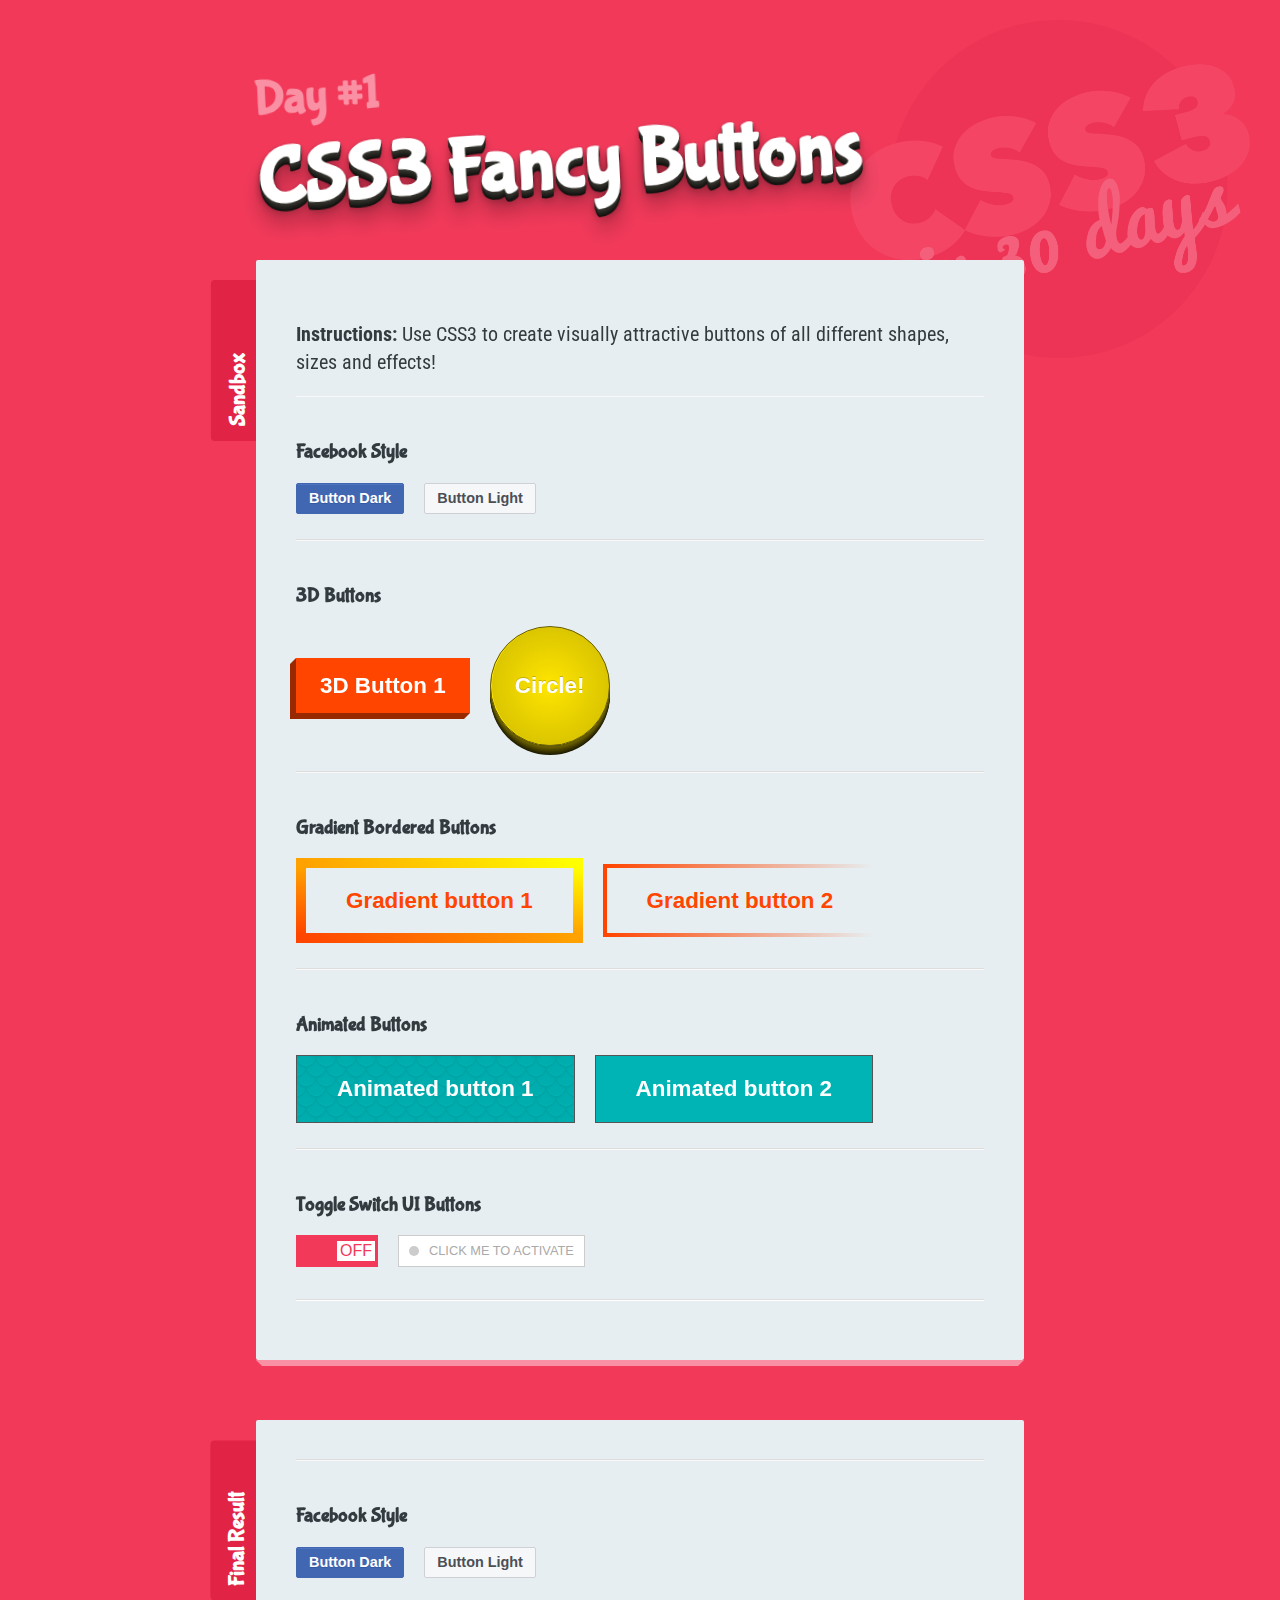
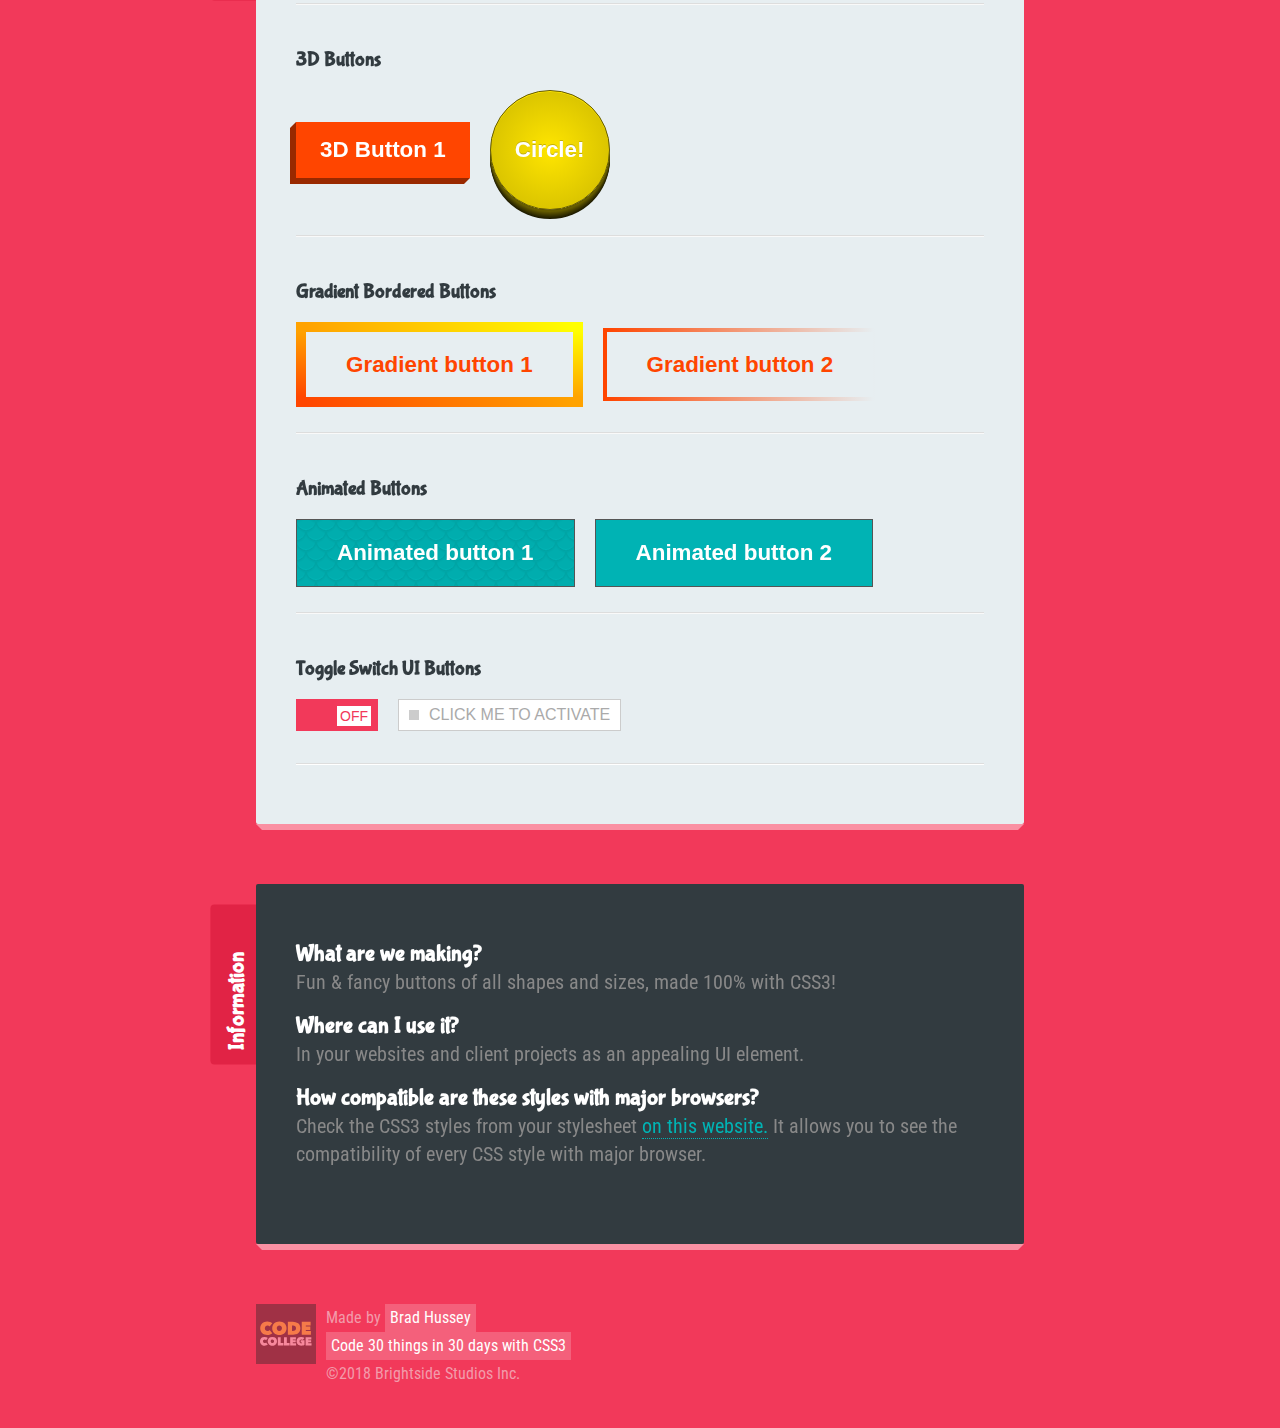
<file: 01 - Fancy Buttons/index.html>
<!DOCTYPE html>
<html>
  <head>
    <meta charset="utf-8">
    <title>CSS3 Fancy Buttons | Code 30 Things in 30 Days with CSS3</title>

    <!-- NORMALIZE CSS -->
    <link rel="stylesheet" href="../_theme-styles/normalize.css">

    <!-- PROJECT THEME CSS -->
    <link rel="stylesheet" href="../_theme-styles/theme.css">

    <!-- FINAL PROJECT CSS (use for reference) -->
    <link rel="stylesheet" href="final.css">

    <!-- SANDBOX CSS (this is your file!) -->
    <link rel="stylesheet" href="sandbox.css">

    <link href="https://fonts.googleapis.com/css?family=Bubblegum+Sans|Nova+Mono|Roboto+Condensed" rel="stylesheet">
  </head>
  <body>
    <h1><small>Day #1</small> CSS3 Fancy Buttons</h1>



    <div class="sandbox">
      <h2>Sandbox <small>This is where you play</small></h2>
      <div class="content">

        <p><strong>Instructions:</strong> Use CSS3 to create visually attractive buttons of all different shapes, sizes and effects!</p>

        <section>

          <h4>Facebook Style</h4>
          <button type="button" name="button" class="facebook-style-btn facebook-style-dark">Button Dark</button>

          <button type="button" name="button" class="facebook-style-btn facebook-style-light">Button Light</button>

        </section>

        <section>

          <h4>3D Buttons</h4>
          <button type="button" name="button" class="btn-3d-1">3D Button 1</button>

          <button type="button" name="button" class="btn-3d-2">Circle!</button>

        </section>

        <section>

          <h4>Gradient Bordered Buttons</h4>
          <button type="button" name="button" class="gradient-button-1">Gradient button 1</button>
          <button type="button" name="button" class="gradient-button-2">Gradient button 2</button>

        </section>

        <section>

          <h4>Animated Buttons</h4>

          <button type="button" name="button" class="animated-button-1">Animated button 1</button>
          <button type="button" name="button" class="animated-button-2">Animated button 2</button>

        </section>

        <section>

          <h4>Toggle Switch UI Buttons</h4>

          <label for="toggle1" class="toggle-1">
            <input type="checkbox" id="toggle1" class="toggle-1__input" />
            <span class="toggle-1__button"></span>
          </label>

          <label for="toggle2" class="toggle-2">
            <input type="checkbox" id="toggle2" class="toggle-2__input" />
            <span class="toggle-2__button">Click me to activate</span>
          </label>
        </section>

      </div>
    </div>

    <div class="final-result">
        <h2>Final Result <small>Use this for reference!</small></h2>
        <div class="content">

          <section>

            <h4>Facebook Style</h4>
            <button type="button" name="button" class="final__facebook-style-btn final__facebook-style-dark">Button Dark</button>

            <button type="button" name="button" class="final__facebook-style-btn final__facebook-style-light">Button Light</button>

          </section>

          <section>

            <h4>3D Buttons</h4>
            <button type="button" name="button" class="final__btn-3d-1">3D Button 1</button>

            <button type="button" name="button" class="final__btn-3d-2">Circle!</button>

          </section>

          <section>

            <h4>Gradient Bordered Buttons</h4>
            <button type="button" name="button" class="final__gradient-button-1">Gradient button 1</button>
            <button type="button" name="button" class="final__gradient-button-2">Gradient button 2</button>

          </section>

          <section>

            <h4>Animated Buttons</h4>

            <button type="button" name="button" class="final__animated-button-1">Animated button 1</button>
            <button type="button" name="button" class="final__animated-button-2">Animated button 2</button>

          </section>

          <section>

            <h4>Toggle Switch UI Buttons</h4>


            <label for="final-toggle1" class="final__toggle-1">
              <input type="checkbox" id="final-toggle1" class="final__toggle-1__input" />
              <span class="final__toggle-1__button"></span>
            </label>

            <label for="final-toggle2" class="final__toggle-2">
              <input type="checkbox" id="final-toggle2" class="final__toggle-2__input" />
              <span class="final__toggle-2__button">Click me to activate</span>
            </label>


          </section>

        </div>
    </div>

    <div class="info">
      <h2>Information <small>About this lesson</small></h2>
      <h3>What are we making?</h3>
      <p>Fun &amp; fancy buttons of all shapes and sizes, made 100% with CSS3!</p>

      <h3>Where can I use it?</h3>
      <p>In your websites and client projects as an appealing UI element.</p>

      <h3>How compatible are these styles with major browsers?</h3>
      <p>Check the CSS3 styles from your stylesheet <a href="http://caniuse.com/">on this website.</a> It allows you to see the compatibility of every CSS style with major browser.</p>
    </div>

    <footer>
      <div class="logo">
        <a href="http://codecollege.ca/" id="logo">

          <img src="../_theme-styles/img/bggray.svg" width="60px" id="logo_bg-gray">
          <img src="../_theme-styles/img/bgyellow.svg" width="60px" id="logo_bg-yellow">
          <img src="../_theme-styles/img/codecollegelogo.svg" width="60px" id="logo_codecollege">

          <!-- <img src="../_theme-styles/img/codecollegelogo.png" alt="Learn to Code at CodeCollege.ca" height="60px"> -->

        </a>
      </div>
      <div class="made-by">
        Made by <a href="http://bradhussey.ca/">Brad Hussey</a>
      </div>
      <div class="course">
        <a href="http://codecollege.ca/">Code 30 things in 30 days with CSS3</a>
      </div>
      <div class="copyright">
        &copy;2018 Brightside Studios Inc.
      </div>
    </footer>
  </body>
</html>
</file>
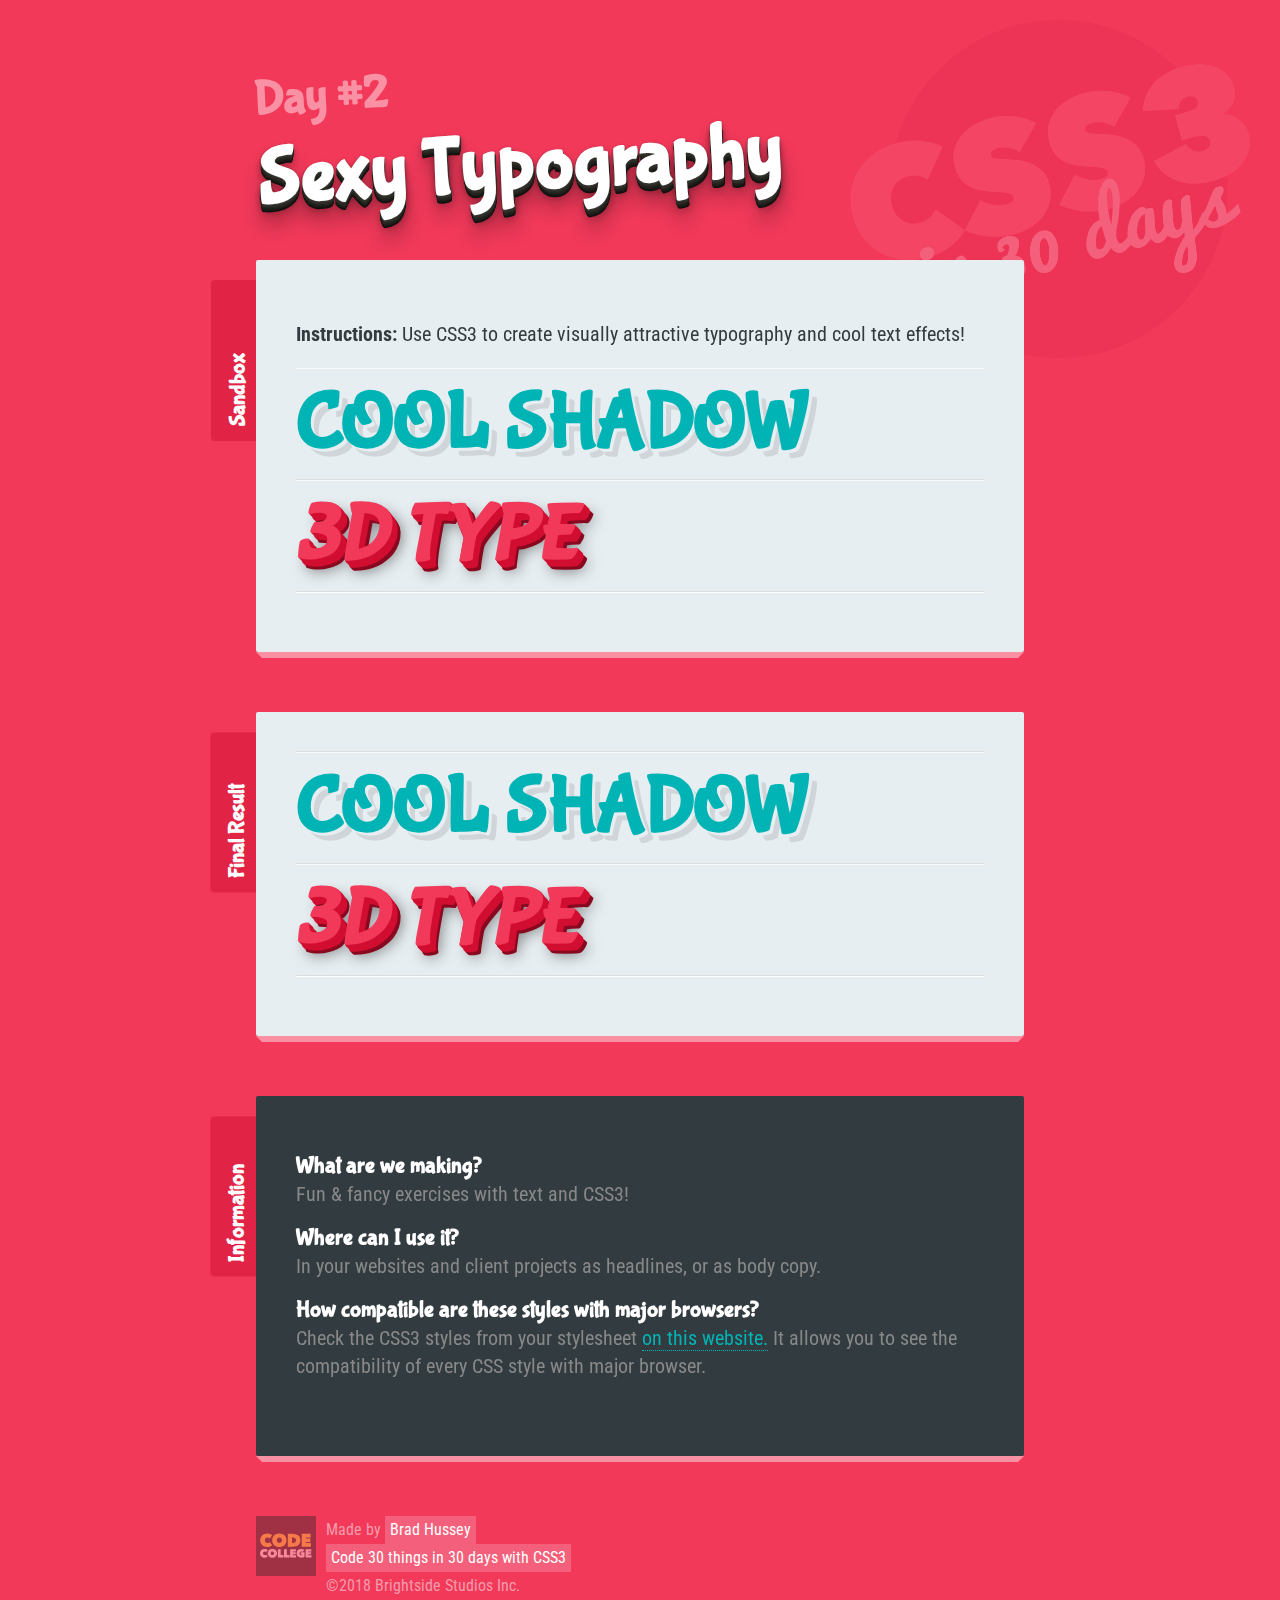
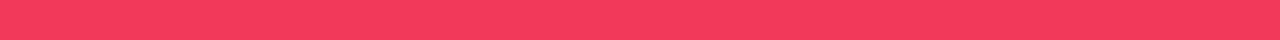
<file: 02 - Sexy Typography/index.html>
<!DOCTYPE html>
<html>
  <head>
    <meta charset="utf-8">
    <title>Sexy Typography | Code 30 Things in 30 Days with CSS3</title>

    <!-- NORMALIZE CSS -->
    <link rel="stylesheet" href="../_theme-styles/normalize.css">

    <!-- PROJECT THEME CSS -->
    <link rel="stylesheet" href="../_theme-styles/theme.css">

    <!-- FINAL PROJECT CSS (use for reference) -->
    <link rel="stylesheet" href="final.css">

    <!-- SANDBOX CSS (this is your file!) -->
    <link rel="stylesheet" href="sandbox.css">

<link href="https://fonts.googleapis.com/css?family=Bubblegum+Sans|Nova+Mono|Roboto+Condensed" rel="stylesheet">
  </head>
  <body>
    <h1><small>Day #2</small> Sexy Typography</h1>

    

    <div class="sandbox">
      <h2>Sandbox <small>This is where you play</small></h2>
      <div class="content">

        <p><strong>Instructions:</strong> Use CSS3 to create visually attractive typography and cool text effects!</p>

        <section>

          <h4 class="shadow-typo">Cool Shadow</h4>

        </section>

        <section>

          <h4 class="threedee-typo">3D Type</h4>

        </section>

      </div>
    </div>

    <div class="final-result">
        <h2>Final Result <small>Use this for reference!</small></h2>
        <div class="content">

          <section>

            <h4 class="final__shadow-typo">Cool Shadow</h4>

          </section>

          <section>

            <h4 class="final__threedee-typo">3D Type</h4>

          </section>

        </div>
    </div>

    <div class="info">
      <h2>Information <small>About this lesson</small></h2>
      <h3>What are we making?</h3>
      <p>Fun &amp; fancy exercises with text and CSS3!</p>

      <h3>Where can I use it?</h3>
      <p>In your websites and client projects as headlines, or as body copy.</p>

      <h3>How compatible are these styles with major browsers?</h3>
      <p>Check the CSS3 styles from your stylesheet <a href="http://caniuse.com/">on this website.</a> It allows you to see the compatibility of every CSS style with major browser.</p>
    </div>

    <footer>
      <div class="logo">
        <a href="http://codecollege.ca/" id="logo">

          <img src="../_theme-styles/img/bggray.svg" width="60px" id="logo_bg-gray">
          <img src="../_theme-styles/img/bgyellow.svg" width="60px" id="logo_bg-yellow">
          <img src="../_theme-styles/img/codecollegelogo.svg" width="60px" id="logo_codecollege">

          <!-- <img src="../_theme-styles/img/codecollegelogo.png" alt="Learn to Code at CodeCollege.ca" height="60px"> -->

        </a>
      </div>
      <div class="made-by">
        Made by <a href="http://bradhussey.ca/">Brad Hussey</a>
      </div>
      <div class="course">
        <a href="http://codecollege.ca/">Code 30 things in 30 days with CSS3</a>
      </div>
      <div class="copyright">
        &copy;2018 Brightside Studios Inc.
      </div>
    </footer>
  </body>
</html>
</file>
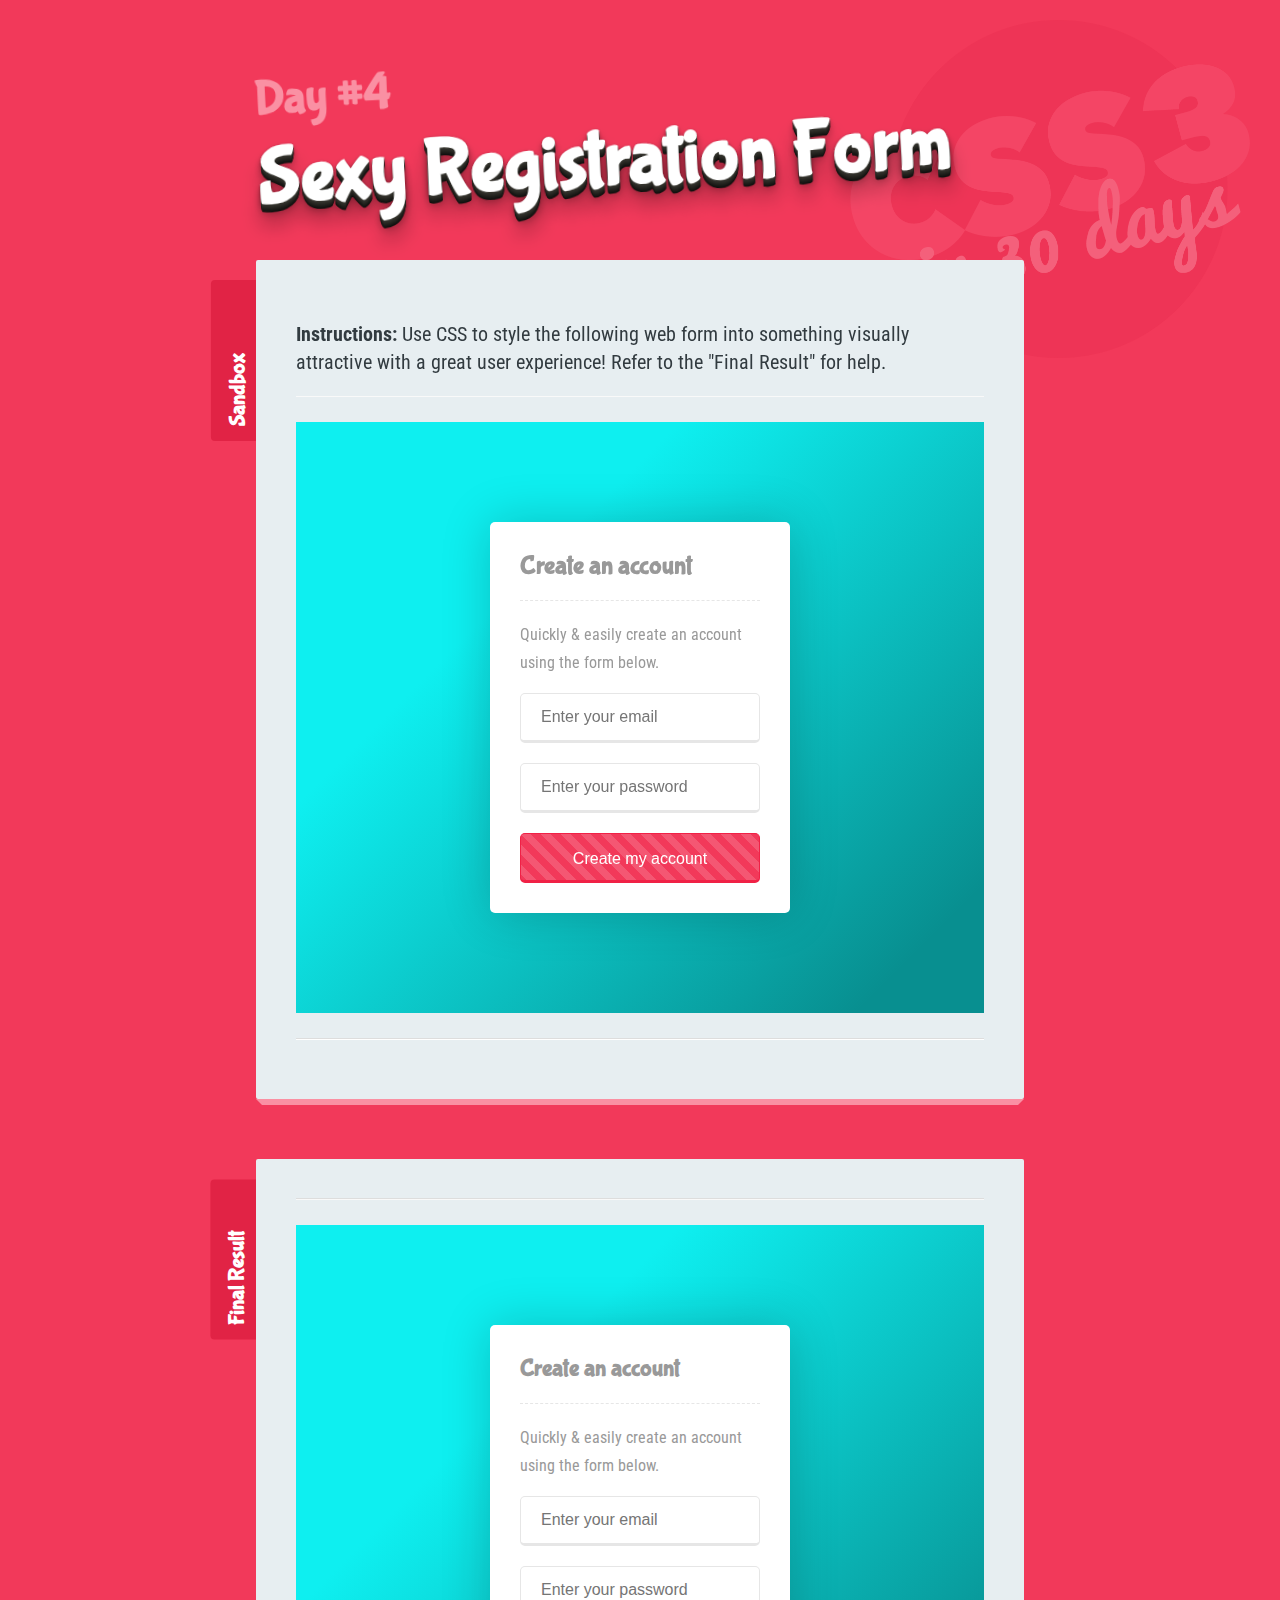
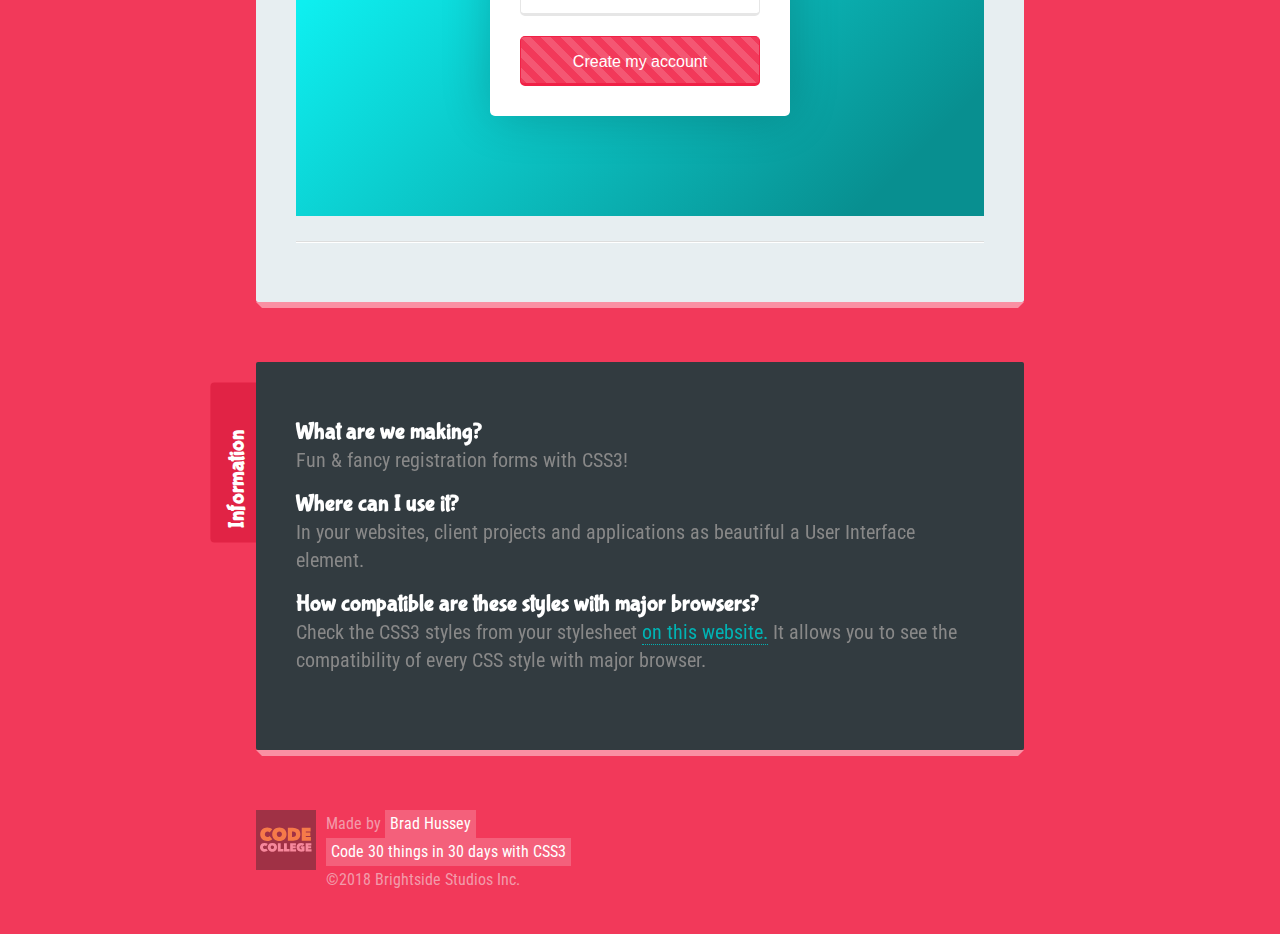
<file: 04 - Sexy Registration Form/index.html>
<!DOCTYPE html>
<html>
  <head>
    <meta charset="utf-8">
    <title>Sexy Registration Form | Code 30 Things in 30 Days with CSS3</title>

    <!-- NORMALIZE CSS -->
    <link rel="stylesheet" href="../_theme-styles/normalize.css">

    <!-- PROJECT THEME CSS -->
    <link rel="stylesheet" href="../_theme-styles/theme.css">

    <!-- FINAL PROJECT CSS (use for reference) -->
    <link rel="stylesheet" href="final.css">

    <!-- SANDBOX CSS (this is your file!) -->
    <link rel="stylesheet" href="sandbox.css">

<link href="https://fonts.googleapis.com/css?family=Bubblegum+Sans|Nova+Mono|Roboto+Condensed" rel="stylesheet">
  </head>
  <body>
    <h1><small>Day #4</small> Sexy Registration Form</h1>

    

    <div class="sandbox">
      <h2>Sandbox <small>This is where you play</small></h2>
      <div class="content">

        <p><strong>Instructions:</strong> Use CSS to style the following web form into something visually attractive with a great user experience! Refer to the "Final Result" for help.</p>

        <section>

          <div class="register-wrapper">
            <div class="register-block">
              <h3 class="register-title">Create an account</h3>
              <p>Quickly &amp; easily create an account using the form below.</p>
              <form action="">
                <input type="email" placeholder="Enter your email"/>
                <input type="password" placeholder="Enter your password" />
                <input type="submit" value="Create my account"/>
              </form>
            </div>
          </div>

        </section>

      </div>
    </div>

    <div class="final-result">
        <h2>Final Result <small>Use this for reference!</small></h2>
        <div class="content">

          <section>

            <div class="final__register-wrapper">
              <div class="final__register-block">
                <h3 class="final__register-title">Create an account</h3>
                <p>Quickly &amp; easily create an account using the form below.</p>
                <form action="">
                  <input type="email" placeholder="Enter your email"/>
                  <input type="password" placeholder="Enter your password" />
                  <input type="submit" value="Create my account"/>
                </form>
              </div>
            </div>

          </section>

        </div>
    </div>

    <div class="info">
      <h2>Information <small>About this lesson</small></h2>
      <h3>What are we making?</h3>
      <p>Fun &amp; fancy registration forms with CSS3!</p>

      <h3>Where can I use it?</h3>
      <p>In your websites, client projects and applications as beautiful a User Interface element.</p>

      <h3>How compatible are these styles with major browsers?</h3>
      <p>Check the CSS3 styles from your stylesheet <a href="http://caniuse.com/">on this website.</a> It allows you to see the compatibility of every CSS style with major browser.</p>
    </div>

    <footer>
      <div class="logo">
        <a href="http://codecollege.ca/" id="logo">

          <img src="../_theme-styles/img/bggray.svg" width="60px" id="logo_bg-gray">
          <img src="../_theme-styles/img/bgyellow.svg" width="60px" id="logo_bg-yellow">
          <img src="../_theme-styles/img/codecollegelogo.svg" width="60px" id="logo_codecollege">

          <!-- <img src="../_theme-styles/img/codecollegelogo.png" alt="Learn to Code at CodeCollege.ca" height="60px"> -->

        </a>
      </div>
      <div class="made-by">
        Made by <a href="http://bradhussey.ca/">Brad Hussey</a>
      </div>
      <div class="course">
        <a href="http://codecollege.ca/">Code 30 things in 30 days with CSS3</a>
      </div>
      <div class="copyright">
        &copy;2018 Brightside Studios Inc.
      </div>
    </footer>
  </body>
</html>
</file>
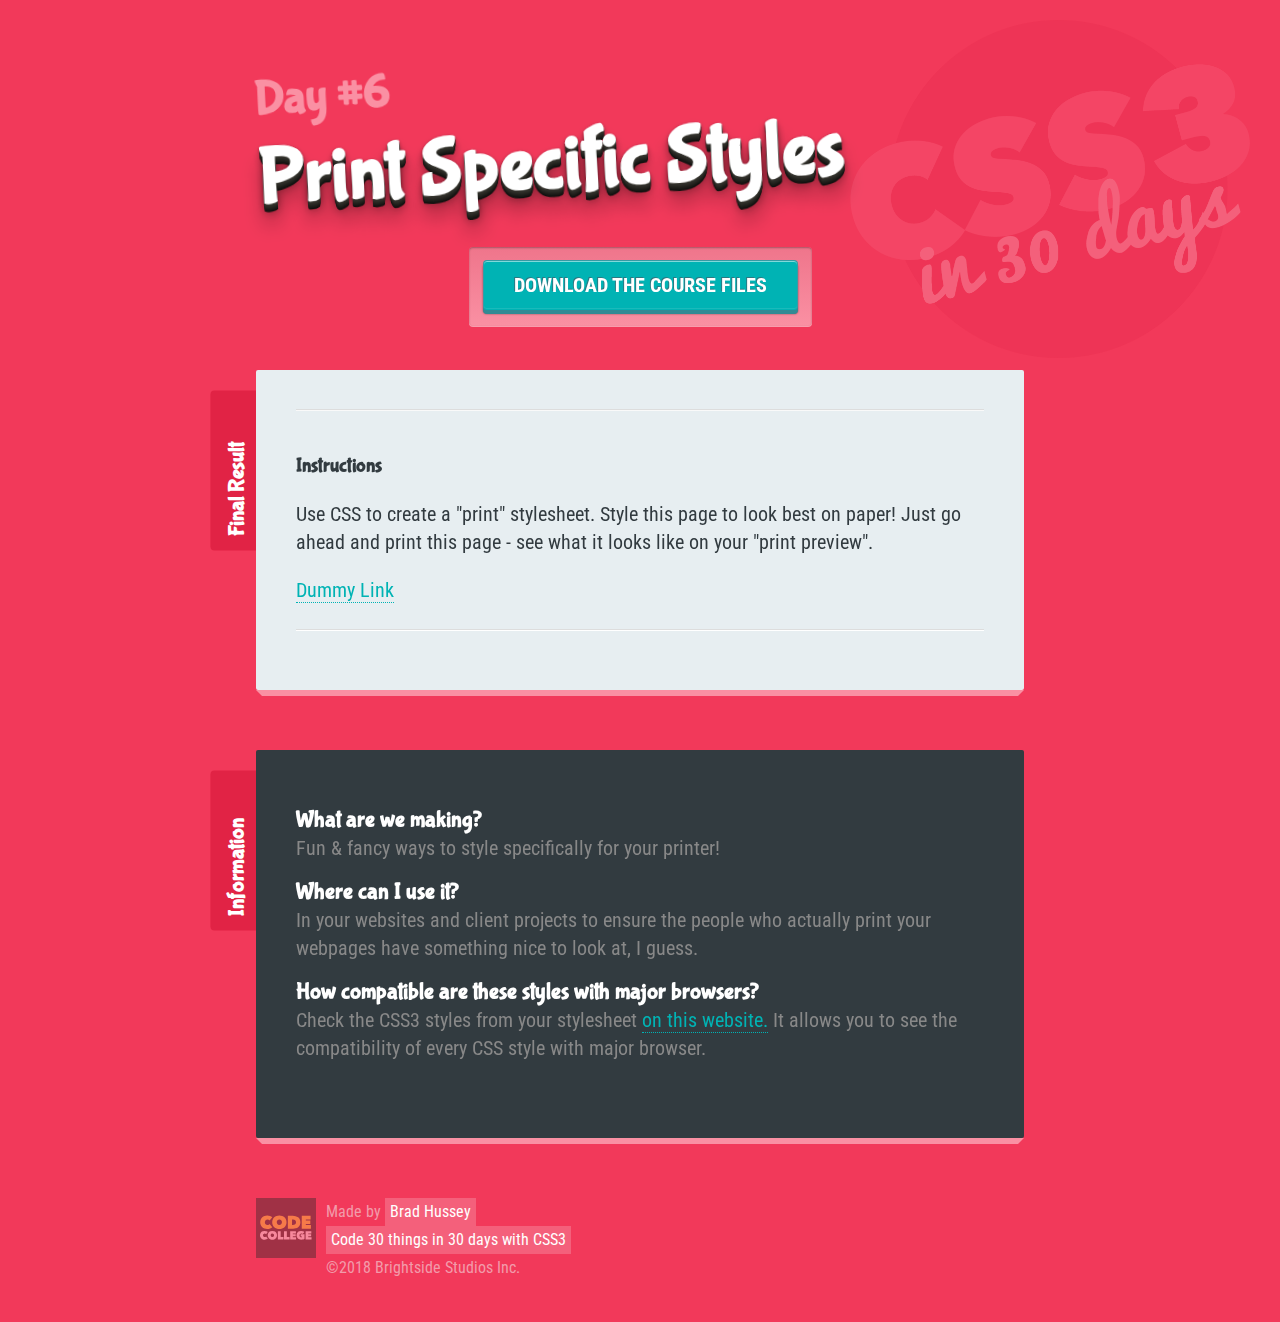
<file: 06 - Print Styles/index.html>
<!DOCTYPE html>
<html>
  <head>
    <meta charset="utf-8">
    <title>Print Styles | Code 30 Things in 30 Days with CSS3</title>

    <!-- NORMALIZE CSS -->
    <link rel="stylesheet" href="../_theme-styles/normalize.css">

    <!-- PROJECT THEME CSS -->
    <link rel="stylesheet" href="../_theme-styles/theme.css">

    <!-- FINAL PROJECT CSS (use for reference) -->
    <!-- UNCOMMENT THE FOLLOWING TO VIEW FINAL CSS IN BROWSER -->
    <!-- <link rel="stylesheet" href="final.css"> -->

    <!-- SANDBOX CSS (this is your file!) -->
    <link rel="stylesheet" href="sandbox.css">

<link href="https://fonts.googleapis.com/css?family=Bubblegum+Sans|Nova+Mono|Roboto+Condensed" rel="stylesheet">
  </head>
  <body>
    <h1><small>Day #6</small> Print Specific Styles</h1>

    <div class="course-files">
      <a href="#" class="button-theme">Download the course files</a>
    </div>

    <div class="final-result">
        <h2>Final Result <small>Use this for reference!</small></h2>
        <div class="content">

          <section>

            <h4>Instructions</h4>
            <p>Use CSS to create a "print" stylesheet. Style this page to look best on paper! Just go ahead and print this page - see what it looks like on your "print preview".</p>
            <a href="https://bitsofco.de/">Dummy Link</a>

          </section>

        </div>
    </div>

    <div class="info">
      <h2>Information <small>About this lesson</small></h2>
      <h3>What are we making?</h3>
      <p>Fun &amp; fancy ways to style specifically for your printer!</p>

      <h3>Where can I use it?</h3>
      <p>In your websites and client projects to ensure the people who actually print your webpages have something nice to look at, I guess.</p>

      <h3>How compatible are these styles with major browsers?</h3>
      <p>Check the CSS3 styles from your stylesheet <a href="http://caniuse.com/">on this website.</a> It allows you to see the compatibility of every CSS style with major browser.</p>
    </div>

    <footer>
      <div class="logo">
        <a href="http://codecollege.ca/" id="logo">

          <img src="../_theme-styles/img/bggray.svg" width="60px" id="logo_bg-gray">
          <img src="../_theme-styles/img/bgyellow.svg" width="60px" id="logo_bg-yellow">
          <img src="../_theme-styles/img/codecollegelogo.svg" width="60px" id="logo_codecollege">

          <!-- <img src="../_theme-styles/img/codecollegelogo.png" alt="Learn to Code at CodeCollege.ca" height="60px"> -->

        </a>
      </div>
      <div class="made-by">
        Made by <a href="http://bradhussey.ca/">Brad Hussey</a>
      </div>
      <div class="course">
        <a href="http://codecollege.ca/">Code 30 things in 30 days with CSS3</a>
      </div>
      <div class="copyright">
        &copy;2018 Brightside Studios Inc.
      </div>
    </footer>
  </body>
</html>
</file>
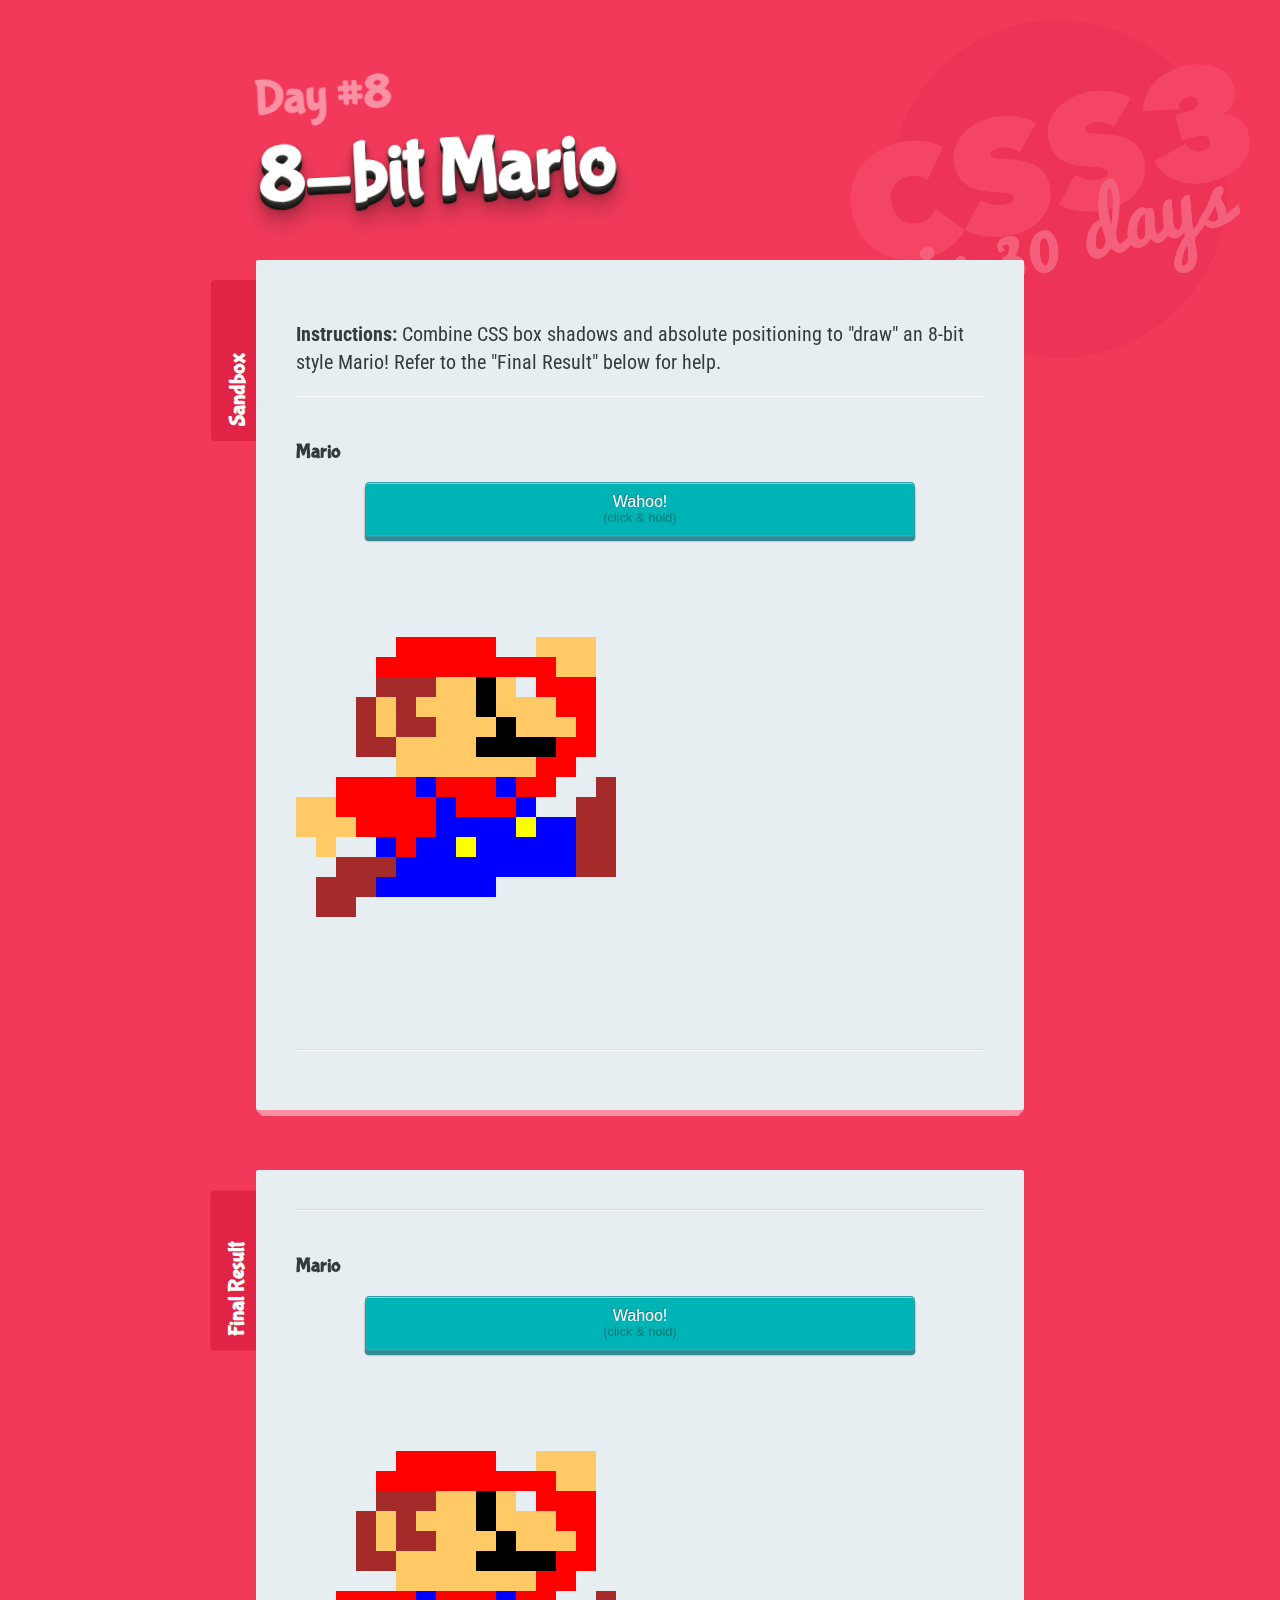
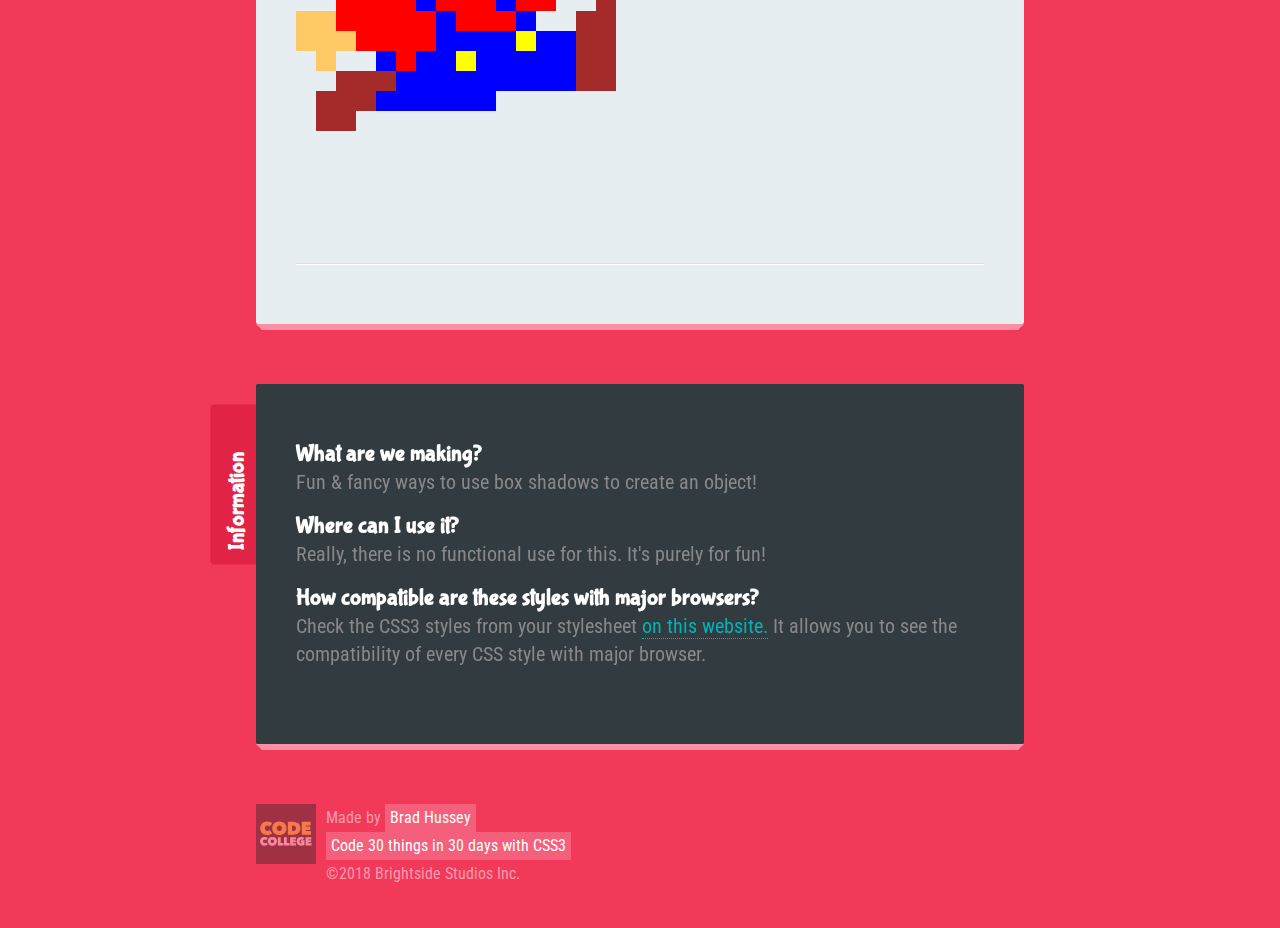
<file: 08 - 8-bit Mario/index.html>
<!DOCTYPE html>
<html>
  <head>
    <meta charset="utf-8">
    <title>8-bit Mario | Code 30 Things in 30 Days with CSS3</title>

    <!-- NORMALIZE CSS -->
    <link rel="stylesheet" href="../_theme-styles/normalize.css">

    <!-- PROJECT THEME CSS -->
    <link rel="stylesheet" href="../_theme-styles/theme.css">

    <!-- FINAL PROJECT CSS (use for reference) -->
    <link rel="stylesheet" href="final.css">

    <!-- SANDBOX CSS (this is your file!) -->
    <link rel="stylesheet" href="sandbox.css">

<link href="https://fonts.googleapis.com/css?family=Bubblegum+Sans|Nova+Mono|Roboto+Condensed" rel="stylesheet">
  </head>
  <body>
    <h1><small>Day #8</small> 8-bit Mario</h1>

    

    <div class="sandbox">
      <h2>Sandbox <small>This is where you play</small></h2>
      <div class="content">

        <p><strong>Instructions:</strong> Combine CSS box shadows and absolute positioning to "draw" an 8-bit style Mario! Refer to the "Final Result" below for help.</p>

        <section>

          <h4>Mario</h4>
          <button class="button-theme" id="wahoo">Wahoo! <small>(click &amp; hold)</small></button>

          <div class="mario-block">
            <div class="mario"></div>
          </div>

        </section>

      </div>
    </div>

    <div class="final-result">
        <h2>Final Result <small>Use this for reference!</small></h2>
        <div class="content">

          <section>

            <h4>Mario</h4>
            <button class="button-theme" id="final__wahoo">Wahoo! <small>(click &amp; hold)</small></button>

            <div class="final__mario-block">
              <div class="final__mario"></div>
            </div>

          </section>

        </div>
    </div>

    <div class="info">
      <h2>Information <small>About this lesson</small></h2>
      <h3>What are we making?</h3>
      <p>Fun &amp; fancy ways to use box shadows to create an object!</p>

      <h3>Where can I use it?</h3>
      <p>Really, there is no functional use for this. It's purely for fun!</p>

      <h3>How compatible are these styles with major browsers?</h3>
      <p>Check the CSS3 styles from your stylesheet <a href="http://caniuse.com/">on this website.</a> It allows you to see the compatibility of every CSS style with major browser.</p>
    </div>

    <footer>
      <div class="logo">
        <a href="http://codecollege.ca/" id="logo">

          <img src="../_theme-styles/img/bggray.svg" width="60px" id="logo_bg-gray">
          <img src="../_theme-styles/img/bgyellow.svg" width="60px" id="logo_bg-yellow">
          <img src="../_theme-styles/img/codecollegelogo.svg" width="60px" id="logo_codecollege">

          <!-- <img src="../_theme-styles/img/codecollegelogo.png" alt="Learn to Code at CodeCollege.ca" height="60px"> -->

        </a>
      </div>
      <div class="made-by">
        Made by <a href="http://bradhussey.ca/">Brad Hussey</a>
      </div>
      <div class="course">
        <a href="http://codecollege.ca/">Code 30 things in 30 days with CSS3</a>
      </div>
      <div class="copyright">
        &copy;2018 Brightside Studios Inc.
      </div>
    </footer>
  </body>
</html>
</file>
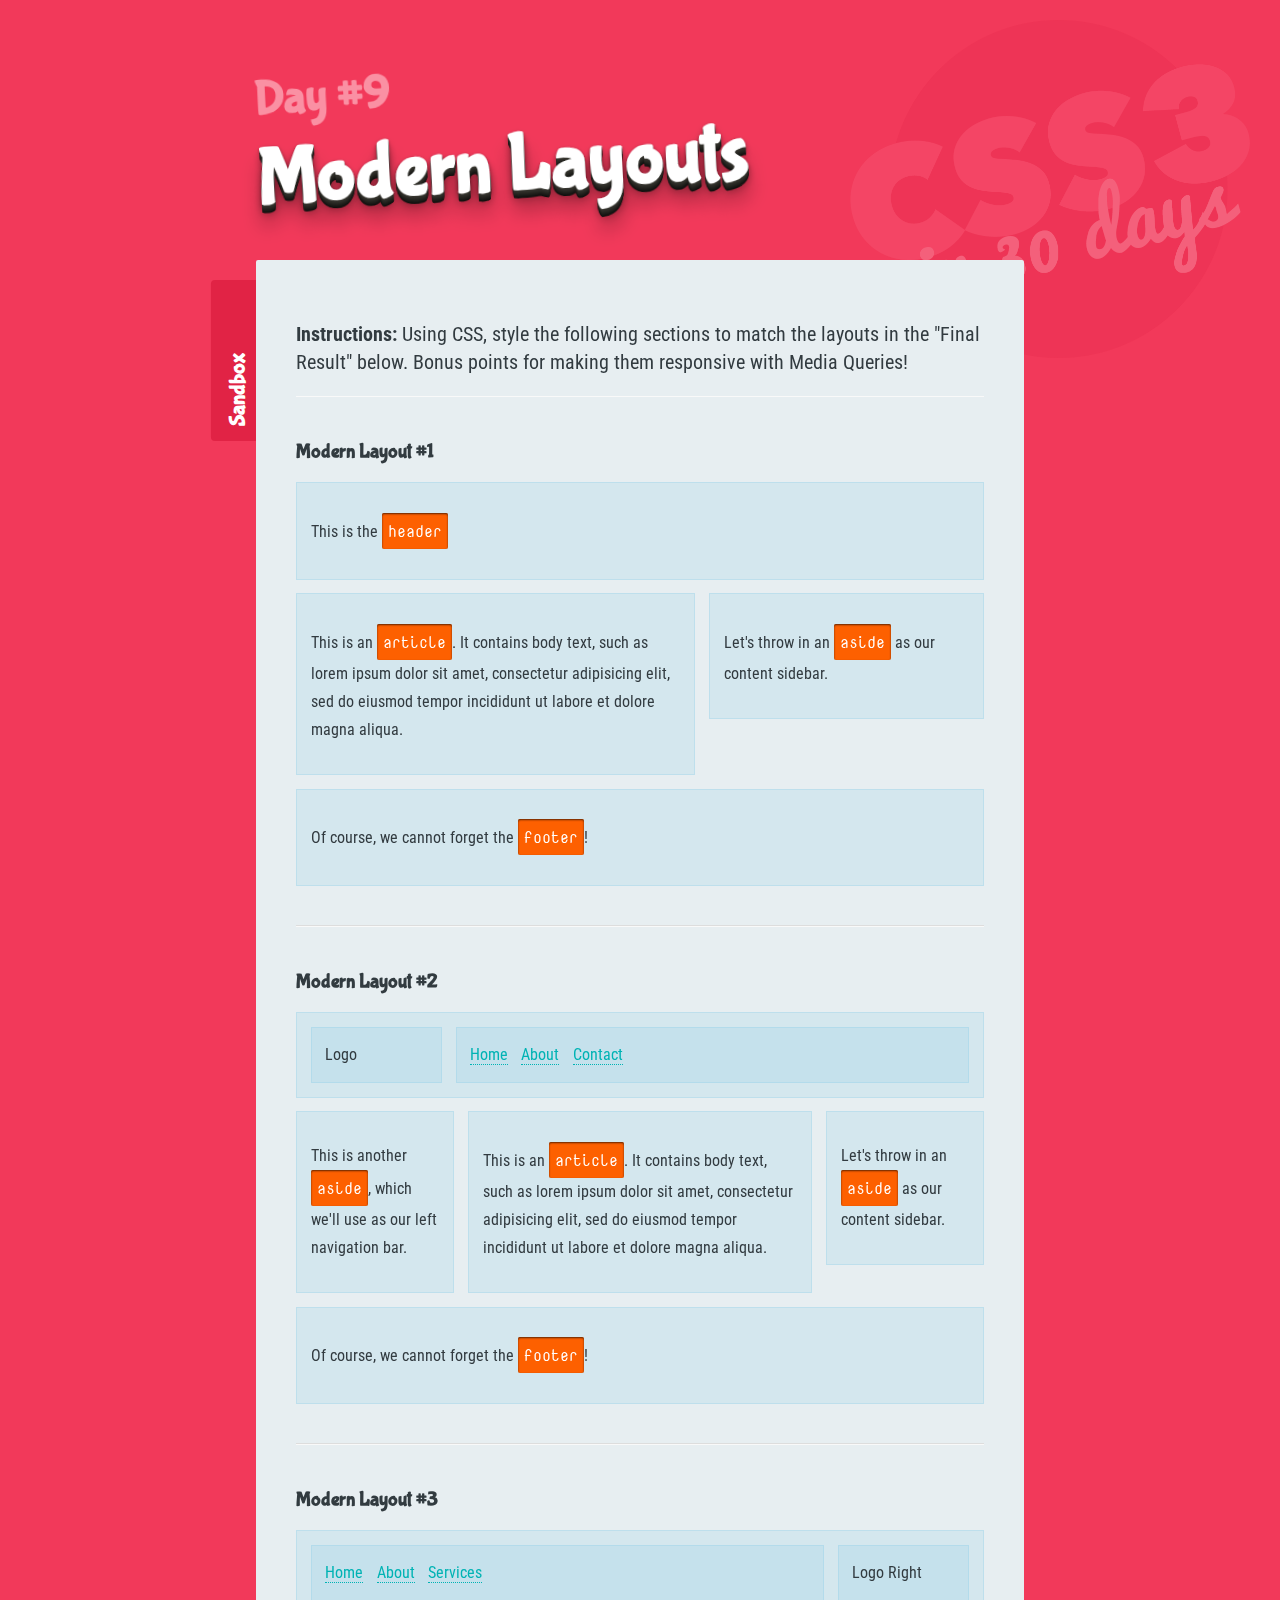
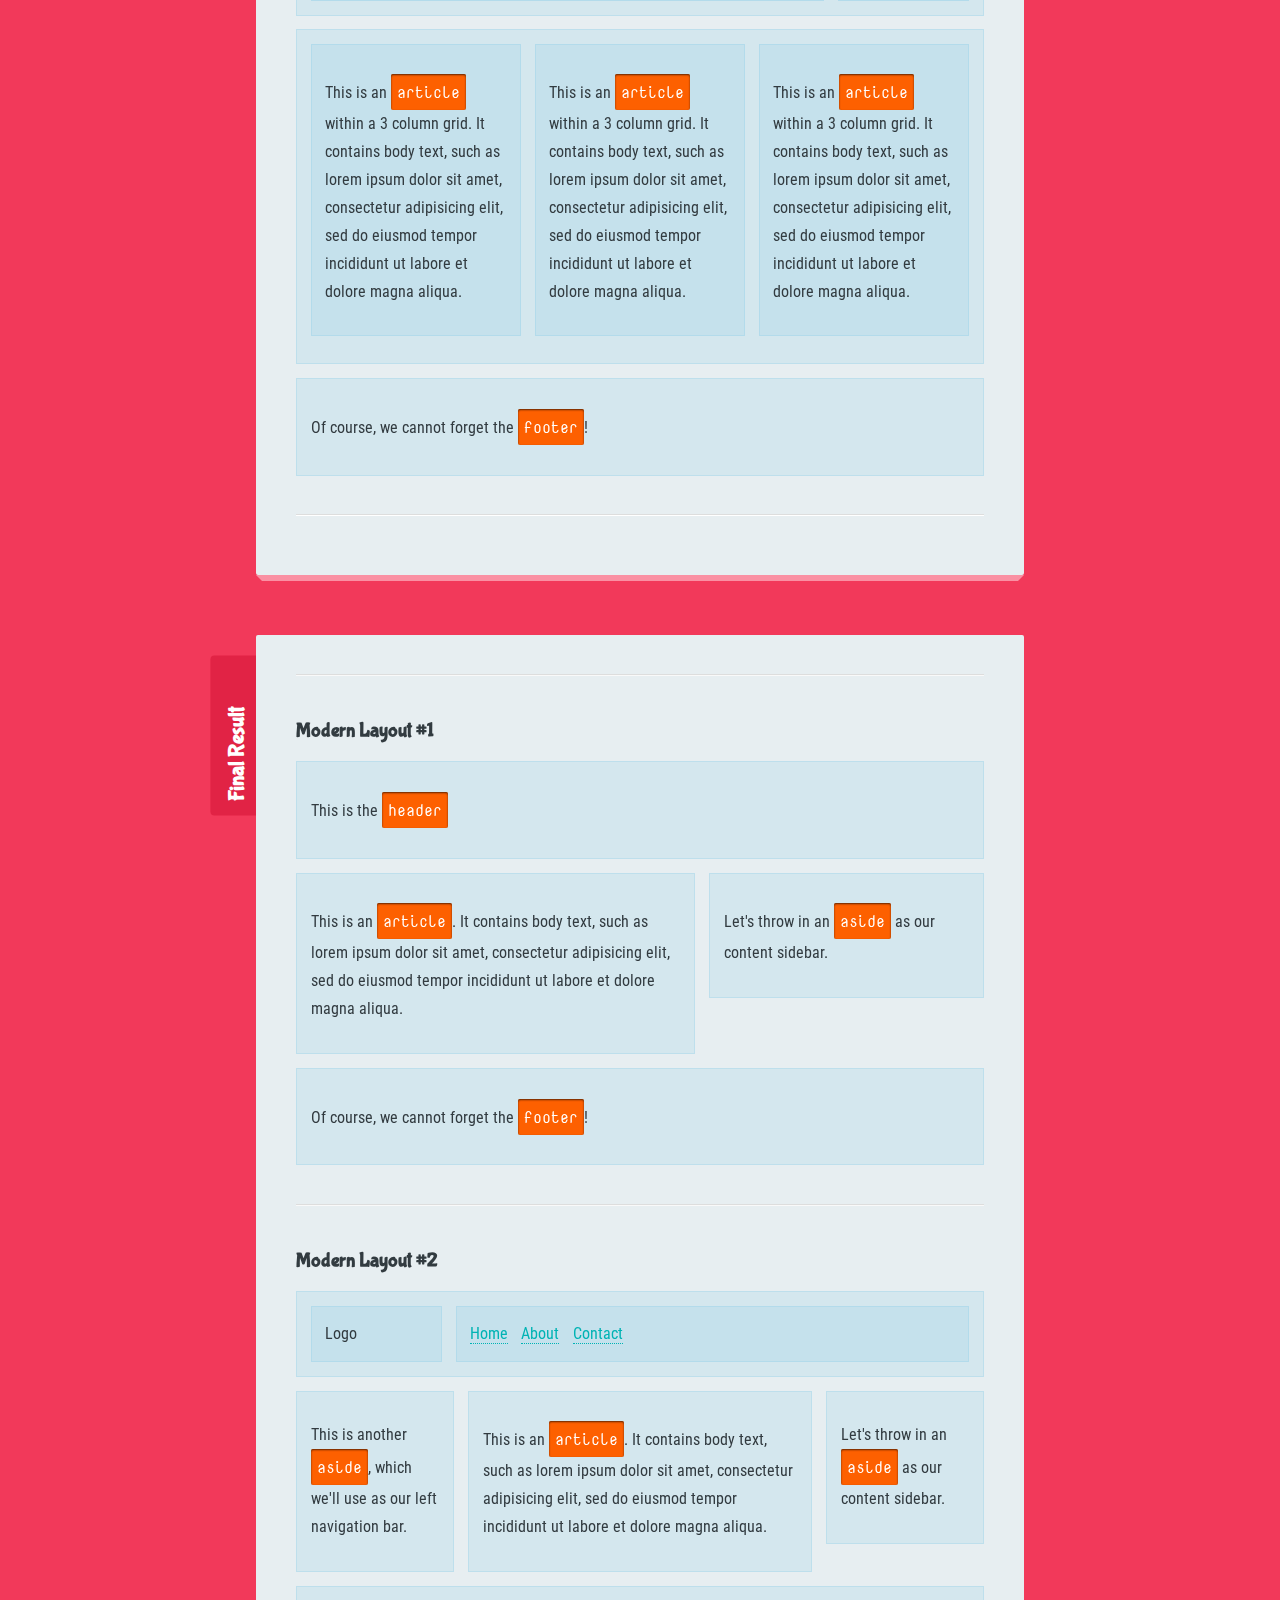
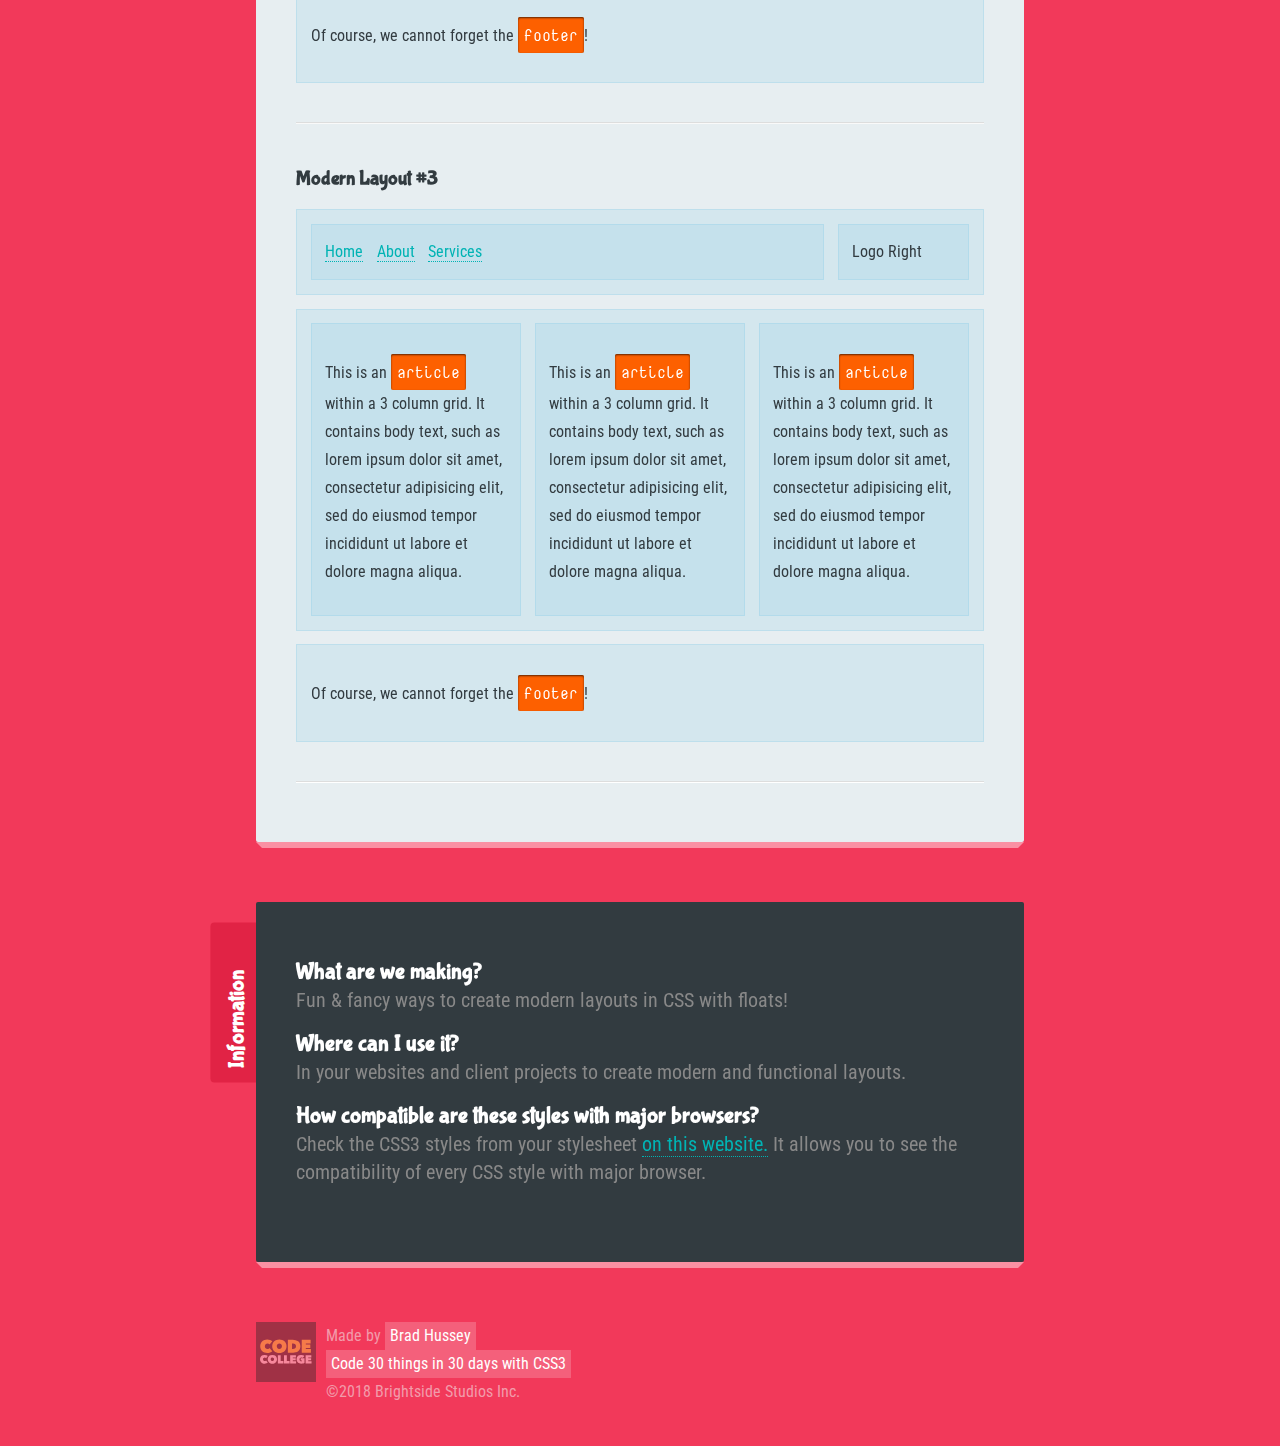
<file: 09 - Modern Layouts/index.html>
<!DOCTYPE html>
<html>
  <head>
    <meta charset="utf-8">
    <title>Modern Layouts | Code 30 Things in 30 Days with CSS3</title>

    <!-- NORMALIZE CSS -->
    <link rel="stylesheet" href="../_theme-styles/normalize.css">

    <!-- PROJECT THEME CSS -->
    <link rel="stylesheet" href="../_theme-styles/theme.css">

    <!-- FINAL PROJECT CSS (use for reference) -->
    <link rel="stylesheet" href="final.css">

    <!-- SANDBOX CSS (this is your file!) -->
    <link rel="stylesheet" href="sandbox.css">

<link href="https://fonts.googleapis.com/css?family=Bubblegum+Sans|Nova+Mono|Roboto+Condensed" rel="stylesheet">
  </head>
  <body>
    <h1><small>Day #9</small> Modern Layouts</h1>



    <div class="sandbox">
      <h2>Sandbox <small>This is where you play</small></h2>
      <div class="content">

        <p><strong>Instructions:</strong> Using CSS, style the following sections to match the layouts in the "Final Result" below. Bonus points for making them responsive with Media Queries!</p>

        <section class="layout1">
          <h4>Modern Layout #1</h4>

          <header>
            <p>This is the <code>header</code></p>
          </header>
          <article>
            <p>This is an <code>article</code>. It contains body text, such as lorem ipsum dolor sit amet, consectetur adipisicing elit, sed do eiusmod tempor incididunt ut labore et dolore magna aliqua.</p>
          </article>
          <aside>
            <p>Let's throw in an <code>aside</code> as our content sidebar.</p>
          </aside>
          <footer>
            <p>Of course, we cannot forget the <code>footer</code>!</p>
          </footer>
        </section>

        <section class="layout2">
          <h4>Modern Layout #2</h4>

          <header>
            <div class="logo">
              Logo
            </div>
            <nav>
              <ul>
                <li><a href="#">Home</a></li>
                <li><a href="#">About</a></li>
                <li><a href="#">Contact</a></li>
              </ul>
            </nav>
          </header>
          <aside class="sidenav">
            <p>This is another <code>aside</code>, which we'll use as our left navigation bar.</p>
          </aside>
          <article>
            <p>This is an <code>article</code>. It contains body text, such as lorem ipsum dolor sit amet, consectetur adipisicing elit, sed do eiusmod tempor incididunt ut labore et dolore magna aliqua.</p>
          </article>
          <aside class="sidebar">
            <p>Let's throw in an <code>aside</code> as our content sidebar.</p>
          </aside>
          <footer>
            <p>Of course, we cannot forget the <code>footer</code>!</p>
          </footer>
        </section>

        <section class="layout3">
          <h4>Modern Layout #3</h4>

          <header>
            <div class="logo">
              Logo Right
            </div>
            <nav>
              <ul>
                <li><a href="#">Home</a></li>
                <li><a href="#">About</a></li>
                <li><a href="#">Services</a></li>
              </ul>
            </nav>
          </header>
          <div class="articles">
            <article>
              <p>This is an <code>article</code> within a 3 column grid. It contains body text, such as lorem ipsum dolor sit amet, consectetur adipisicing elit, sed do eiusmod tempor incididunt ut labore et dolore magna aliqua.</p>
            </article>
            <article>
              <p>This is an <code>article</code> within a 3 column grid. It contains body text, such as lorem ipsum dolor sit amet, consectetur adipisicing elit, sed do eiusmod tempor incididunt ut labore et dolore magna aliqua.</p>
            </article>
            <article>
              <p>This is an <code>article</code> within a 3 column grid. It contains body text, such as lorem ipsum dolor sit amet, consectetur adipisicing elit, sed do eiusmod tempor incididunt ut labore et dolore magna aliqua.</p>
            </article>
          </div>
          <footer>
            <p>Of course, we cannot forget the <code>footer</code>!</p>
          </footer>
        </section>

      </div>
    </div>

    <div class="final-result">
        <h2>Final Result <small>Use this for reference!</small></h2>
        <div class="content">

          <section class="final__layout1">
            <h4>Modern Layout #1</h4>

            <header>
              <p>This is the <code>header</code></p>
            </header>
            <article>
              <p>This is an <code>article</code>. It contains body text, such as lorem ipsum dolor sit amet, consectetur adipisicing elit, sed do eiusmod tempor incididunt ut labore et dolore magna aliqua.</p>
            </article>
            <aside>
              <p>Let's throw in an <code>aside</code> as our content sidebar.</p>
            </aside>
            <footer>
              <p>Of course, we cannot forget the <code>footer</code>!</p>
            </footer>
          </section>

          <section class="final__layout2">
            <h4>Modern Layout #2</h4>

            <header>
              <div class="logo">
                Logo
              </div>
              <nav>
                <ul>
                  <li><a href="#">Home</a></li>
                  <li><a href="#">About</a></li>
                  <li><a href="#">Contact</a></li>
                </ul>
              </nav>
            </header>
            <aside class="sidenav">
              <p>This is another <code>aside</code>, which we'll use as our left navigation bar.</p>
            </aside>
            <article>
              <p>This is an <code>article</code>. It contains body text, such as lorem ipsum dolor sit amet, consectetur adipisicing elit, sed do eiusmod tempor incididunt ut labore et dolore magna aliqua.</p>
            </article>
            <aside class="sidebar">
              <p>Let's throw in an <code>aside</code> as our content sidebar.</p>
            </aside>
            <footer>
              <p>Of course, we cannot forget the <code>footer</code>!</p>
            </footer>
          </section>

          <section class="final__layout3">
            <h4>Modern Layout #3</h4>

            <header>
              <div class="logo">
                Logo Right
              </div>
              <nav>
                <ul>
                  <li><a href="#">Home</a></li>
                  <li><a href="#">About</a></li>
                  <li><a href="#">Services</a></li>
                </ul>
              </nav>
            </header>
            <div class="articles">
              <article>
                <p>This is an <code>article</code> within a 3 column grid. It contains body text, such as lorem ipsum dolor sit amet, consectetur adipisicing elit, sed do eiusmod tempor incididunt ut labore et dolore magna aliqua.</p>
              </article>
              <article>
                <p>This is an <code>article</code> within a 3 column grid. It contains body text, such as lorem ipsum dolor sit amet, consectetur adipisicing elit, sed do eiusmod tempor incididunt ut labore et dolore magna aliqua.</p>
              </article>
              <article>
                <p>This is an <code>article</code> within a 3 column grid. It contains body text, such as lorem ipsum dolor sit amet, consectetur adipisicing elit, sed do eiusmod tempor incididunt ut labore et dolore magna aliqua.</p>
              </article>
            </div>
            <footer>
              <p>Of course, we cannot forget the <code>footer</code>!</p>
            </footer>
          </section>

        </div>
    </div>

    <div class="info">
      <h2>Information <small>About this lesson</small></h2>
      <h3>What are we making?</h3>
      <p>Fun &amp; fancy ways to create modern layouts in CSS with floats!</p>

      <h3>Where can I use it?</h3>
      <p>In your websites and client projects to create modern and functional layouts.</p>

      <h3>How compatible are these styles with major browsers?</h3>
      <p>Check the CSS3 styles from your stylesheet <a href="http://caniuse.com/">on this website.</a> It allows you to see the compatibility of every CSS style with major browser.</p>
    </div>

    <footer>
      <div class="logo">
        <a href="http://codecollege.ca/" id="logo">

          <img src="../_theme-styles/img/bggray.svg" width="60px" id="logo_bg-gray">
          <img src="../_theme-styles/img/bgyellow.svg" width="60px" id="logo_bg-yellow">
          <img src="../_theme-styles/img/codecollegelogo.svg" width="60px" id="logo_codecollege">

          <!-- <img src="../_theme-styles/img/codecollegelogo.png" alt="Learn to Code at CodeCollege.ca" height="60px"> -->

        </a>
      </div>
      <div class="made-by">
        Made by <a href="http://bradhussey.ca/">Brad Hussey</a>
      </div>
      <div class="course">
        <a href="http://codecollege.ca/">Code 30 things in 30 days with CSS3</a>
      </div>
      <div class="copyright">
        &copy;2018 Brightside Studios Inc.
      </div>
    </footer>
  </body>
</html>
</file>
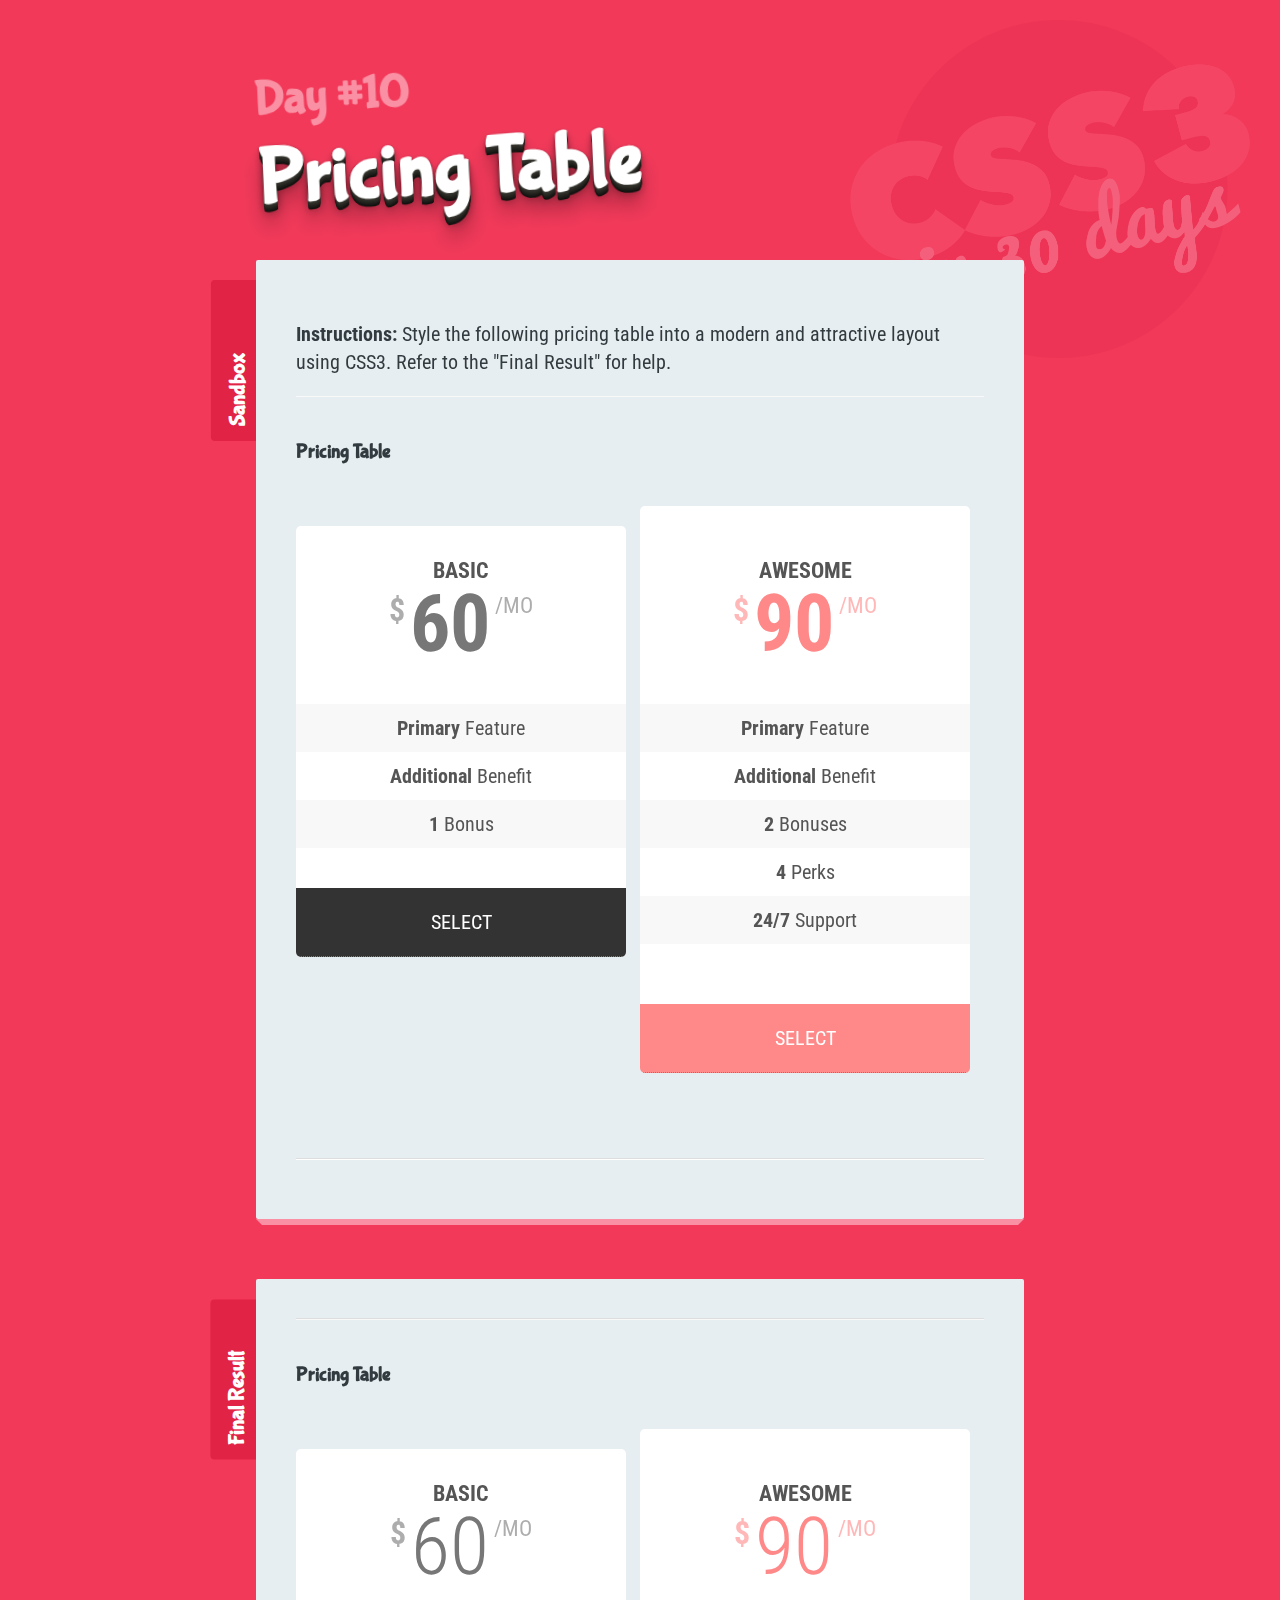
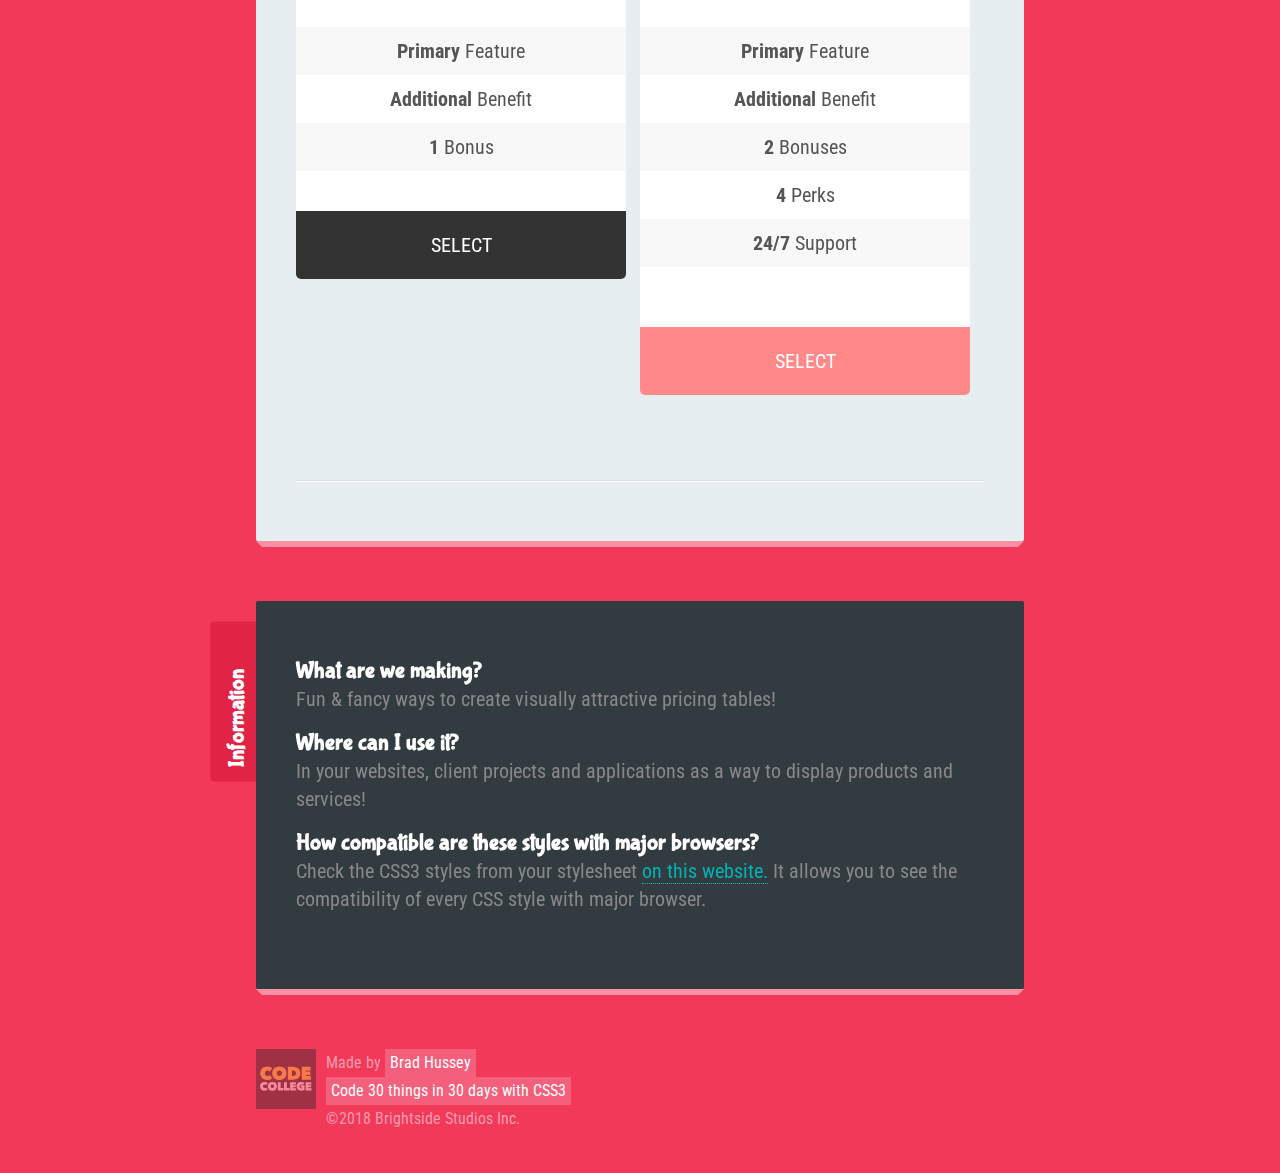
<file: 10 - Pricing Table/index.html>
<!DOCTYPE html>
<html>
  <head>
    <meta charset="utf-8">
    <title>Pricing Table | Code 30 Things in 30 Days with CSS3</title>

    <!-- NORMALIZE CSS -->
    <link rel="stylesheet" href="../_theme-styles/normalize.css">

    <!-- PROJECT THEME CSS -->
    <link rel="stylesheet" href="../_theme-styles/theme.css">

    <!-- FINAL PROJECT CSS (use for reference) -->
    <link rel="stylesheet" href="final.css">

    <!-- SANDBOX CSS (this is your file!) -->
    <link rel="stylesheet" href="sandbox.css">

<link href="https://fonts.googleapis.com/css?family=Bubblegum+Sans|Nova+Mono|Roboto+Condensed" rel="stylesheet">
  </head>
  <body>
    <h1><small>Day #10</small> Pricing Table</h1>



    <div class="sandbox">
      <h2>Sandbox <small>This is where you play</small></h2>
      <div class="content">

        <p><strong>Instructions:</strong> Style the following pricing table into a modern and attractive layout using CSS3. Refer to the "Final Result" for help.</p>

        <section>

          <h4>Pricing Table</h4>

            <div class="pricing-table">
              <div class="pricing-block">
                <div class="pricing-header">
                  <div class="pricing-heading">Basic</div>
                  <div class="pricing-price">
                    <span class="pricing-price__currency">$</span>
                    <span class="pricing-price__value">60</span>
                    <span class="pricing-price__duration">/mo</span>
                  </div>
                </div>
                <div class="pricing-body">
                  <ul class="pricing-features">
                    <li><strong>Primary</strong> Feature</li>
                    <li><strong>Additional</strong> Benefit</li>
                    <li><strong>1</strong> Bonus</li>
                  </ul>
                </div>
                <div class="pricing-footer">
                  <a href="#" class="pricing-button">Select</a>
                </div>
              </div>
              <div class="pricing-block pricing-popular">
                <div class="pricing-header">
                 <div class="pricing-heading">Awesome</div>
                  <div class="pricing-price">
                    <span class="pricing-price__currency">$</span>
                    <span class="pricing-price__value">90</span>
                    <span class="pricing-price__duration">/mo</span>
                  </div>
                </div>
                <div class="pricing-body">
                  <ul class="pricing-features">
                    <li><strong>Primary</strong> Feature</li>
                    <li><strong>Additional</strong> Benefit</li>
                    <li><strong>2</strong> Bonuses</li>
                    <li><strong>4</strong> Perks</li>
                    <li><strong>24/7</strong> Support</li>
                  </ul>
                </div>
                <div class="pricing-footer">
                  <a href="#" class="pricing-button">Select</a>
                </div>
              </div>
             </div>

        </section>

      </div>
    </div>

    <div class="final-result">
        <h2>Final Result <small>Use this for reference!</small></h2>
        <div class="content">

          <section>

            <h4>Pricing Table</h4>

            <div class="final__pricing-table">
              <div class="final__pricing-block">
                <div class="final__pricing-header">
                  <div class="final__pricing-heading">Basic</div>
                  <div class="final__pricing-price">
                    <span class="final__pricing-price__currency">$</span>
                    <span class="final__pricing-price__value">60</span>
                    <span class="final__pricing-price__duration">/mo</span>
                  </div>
                </div>
                <div class="final__pricing-body">
                  <ul class="final__pricing-features">
                    <li><strong>Primary</strong> Feature</li>
                    <li><strong>Additional</strong> Benefit</li>
                    <li><strong>1</strong> Bonus</li>
                  </ul>
                </div>
                <div class="final__pricing-footer">
                  <a href="#" class="final__pricing-button">Select</a>
                </div>
              </div>
              <div class="final__pricing-block final__pricing-popular">
                <div class="final__pricing-header">
                 <div class="final__pricing-heading">Awesome</div>
                  <div class="final__pricing-price">
                    <span class="final__pricing-price__currency">$</span>
                    <span class="final__pricing-price__value">90</span>
                    <span class="final__pricing-price__duration">/mo</span>
                  </div>
                </div>
                <div class="final__pricing-body">
                  <ul class="final__pricing-features">
                    <li><strong>Primary</strong> Feature</li>
                    <li><strong>Additional</strong> Benefit</li>
                    <li><strong>2</strong> Bonuses</li>
                    <li><strong>4</strong> Perks</li>
                    <li><strong>24/7</strong> Support</li>
                  </ul>
                </div>
                <div class="final__pricing-footer">
                  <a href="#" class="final__pricing-button">Select</a>
                </div>
              </div>
             </div>

          </section>

        </div>
    </div>

    <div class="info">
      <h2>Information <small>About this lesson</small></h2>
      <h3>What are we making?</h3>
      <p>Fun &amp; fancy ways to create visually attractive pricing tables!</p>

      <h3>Where can I use it?</h3>
      <p>In your websites, client projects and applications as a way to display products and services!</p>

      <h3>How compatible are these styles with major browsers?</h3>
      <p>Check the CSS3 styles from your stylesheet <a href="http://caniuse.com/">on this website.</a> It allows you to see the compatibility of every CSS style with major browser.</p>
    </div>

    <footer>
      <div class="logo">
        <a href="http://codecollege.ca/" id="logo">

          <img src="../_theme-styles/img/bggray.svg" width="60px" id="logo_bg-gray">
          <img src="../_theme-styles/img/bgyellow.svg" width="60px" id="logo_bg-yellow">
          <img src="../_theme-styles/img/codecollegelogo.svg" width="60px" id="logo_codecollege">

          <!-- <img src="../_theme-styles/img/codecollegelogo.png" alt="Learn to Code at CodeCollege.ca" height="60px"> -->

        </a>
      </div>
      <div class="made-by">
        Made by <a href="http://bradhussey.ca/">Brad Hussey</a>
      </div>
      <div class="course">
        <a href="http://codecollege.ca/">Code 30 things in 30 days with CSS3</a>
      </div>
      <div class="copyright">
        &copy;2018 Brightside Studios Inc.
      </div>
    </footer>
  </body>
</html>
</file>
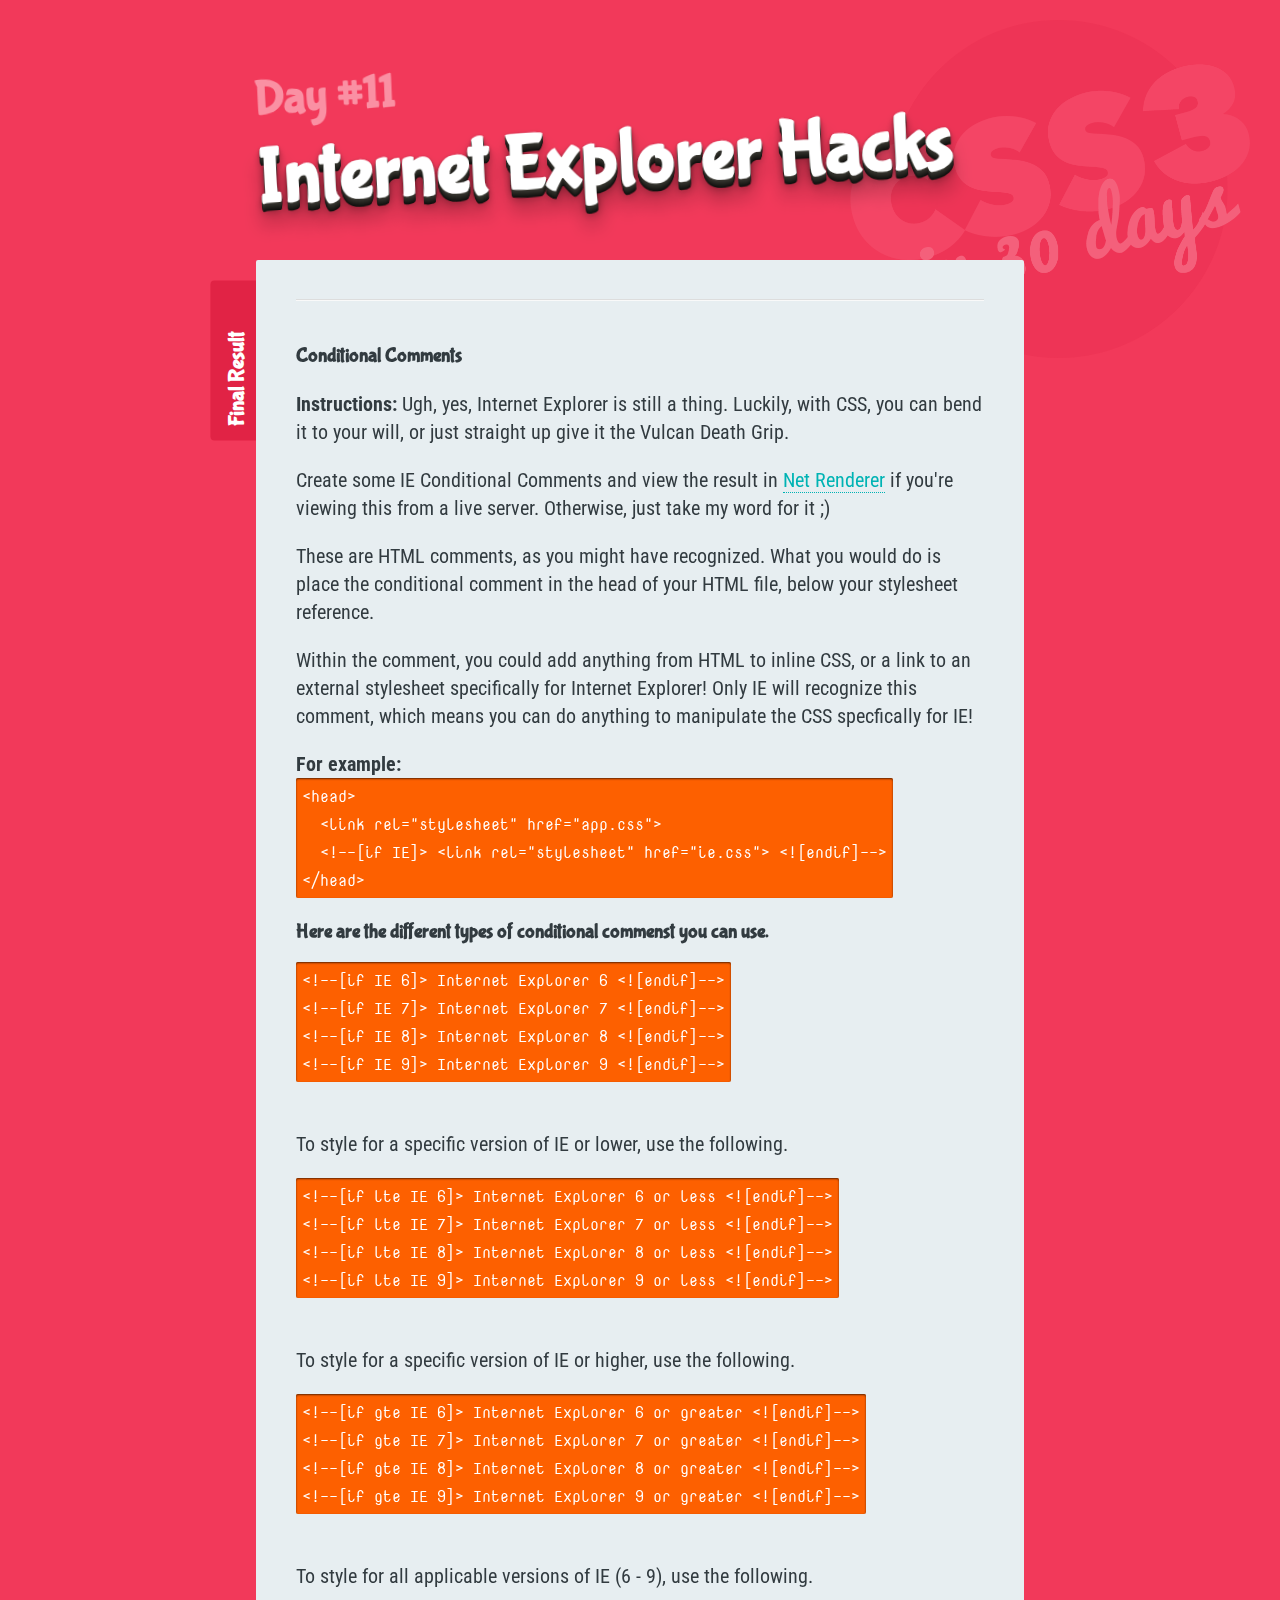
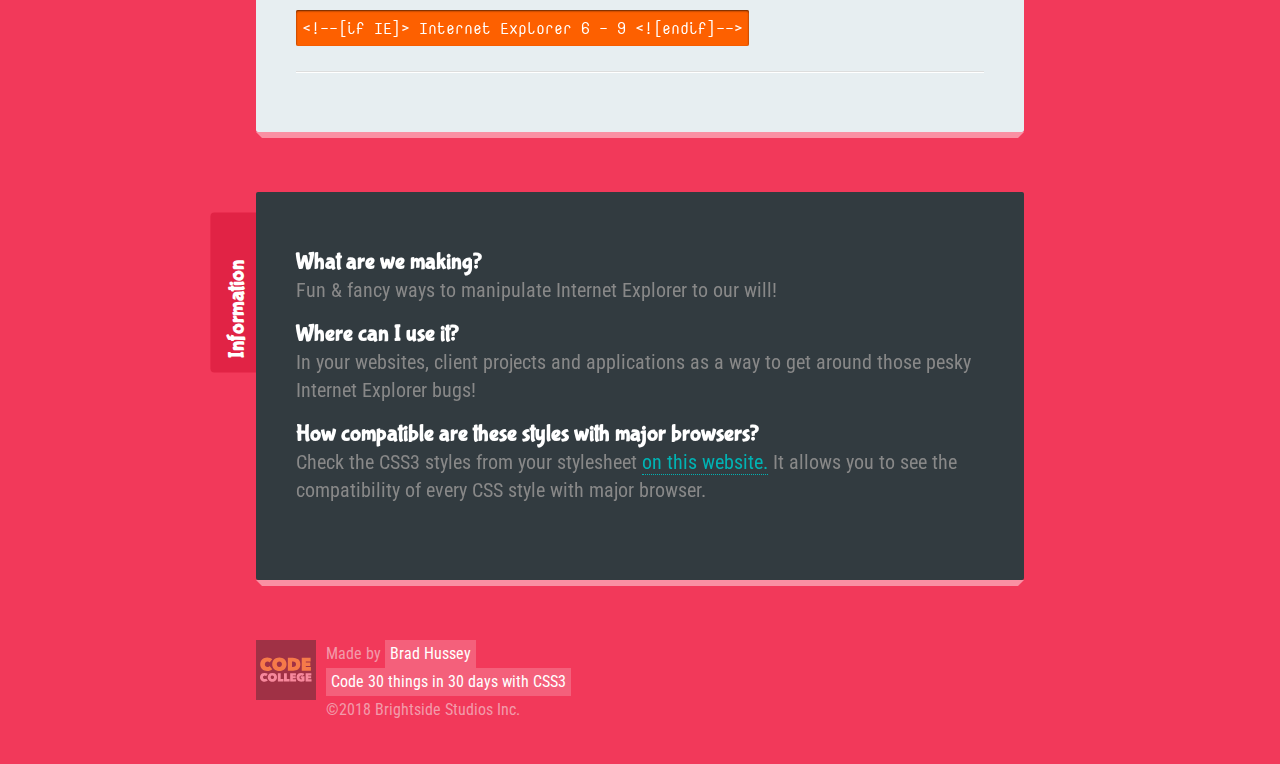
<file: 11 - IE Hacks/index.html>
<!DOCTYPE html>
<html>
  <head>
    <meta charset="utf-8">
    <title>Internet Explorer Hacks | Code 30 Things in 30 Days with CSS3</title>

    <!-- NORMALIZE CSS -->
    <link rel="stylesheet" href="../_theme-styles/normalize.css">

    <!-- PROJECT THEME CSS -->
    <link rel="stylesheet" href="../_theme-styles/theme.css">

    <link href="https://fonts.googleapis.com/css?family=Bubblegum+Sans|Nova+Mono|Roboto+Condensed" rel="stylesheet">

    <!-- Below is conditional comment for IE 6 - 9. I've added a link to an IE specific stylesheet. Only IE will render the following stylesheet. Think of the possibilities! -->

    <!-- [if IE]>
      <link rel="stylesheet" href="ie.css">
    <![endif] -->

  </head>
  <body>
    <h1><small>Day #11</small> Internet Explorer Hacks</h1>

    <div class="final-result">
        <h2>Final Result <small>Use this for reference!</small></h2>
        <div class="content">

          <section>

            <h4>Conditional Comments</h4>

            <!--[if IE 6]> You're viewing with IE 6 <![endif]-->
            <!--[if IE 7]> You're viewing with IE 7 <![endif]-->
            <!--[if IE 8]> You're viewing with IE 8 <![endif]-->
            <!--[if IE 9]> You're viewing with IE 9 <![endif]-->

            <p><strong>Instructions:</strong> Ugh, yes, Internet Explorer is still a thing. Luckily, with CSS, you can bend it to your will, or just straight up give it the Vulcan Death Grip.</p>

            <p>Create some IE Conditional Comments and view the result in <a href="https://netrenderer.com/" target="_blank">Net Renderer</a> if you're viewing this from a live server. Otherwise, just take my word for it ;)</p>

            <p>These are HTML comments, as you might have recognized. What you would do is place the conditional comment in the head of your HTML file, below your stylesheet reference.</p>

            <p>Within the comment, you could add anything from HTML to inline CSS, or a link to an external stylesheet specifically for Internet Explorer! Only IE will recognize this comment, which means you can do anything to manipulate the CSS specfically for IE!</p>

            <p><strong>For example:</strong><br>

            <code>
              &lt;head&gt;<br>
              	&nbsp;&nbsp;&lt;link rel=&quot;stylesheet&quot; href=&quot;app.css&quot;&gt;<br>
              	&nbsp;&nbsp;&lt;!--[if IE]&gt; &lt;link rel=&quot;stylesheet&quot; href=&quot;ie.css&quot;&gt; &lt;![endif]--&gt;<br>
              &lt;/head&gt;
            </code>

            <h4>Here are the different types of conditional commenst you can use.</h4>

            <code>
              &lt;!--[if IE 6]&gt; Internet Explorer 6 &lt;![endif]--&gt;<br>
              &lt;!--[if IE 7]&gt; Internet Explorer 7 &lt;![endif]--&gt;<br>
              &lt;!--[if IE 8]&gt; Internet Explorer 8 &lt;![endif]--&gt;<br>
              &lt;!--[if IE 9]&gt; Internet Explorer 9 &lt;![endif]--&gt;
            </code>

            <br><br>

            <p>To style for a specific version of IE or lower, use the following.</p>
            <code>
              &lt;!--[if lte IE 6]&gt; Internet Explorer 6 or less &lt;![endif]--&gt;<br>
              &lt;!--[if lte IE 7]&gt; Internet Explorer 7 or less &lt;![endif]--&gt;<br>
              &lt;!--[if lte IE 8]&gt; Internet Explorer 8 or less &lt;![endif]--&gt;<br>
              &lt;!--[if lte IE 9]&gt; Internet Explorer 9 or less &lt;![endif]--&gt;
            </code>

            <br><br>

            <p>To style for a specific version of IE or higher, use the following.</p>
            <code>

              &lt;!--[if gte IE 6]&gt; Internet Explorer 6 or greater &lt;![endif]--&gt;<br>
              &lt;!--[if gte IE 7]&gt; Internet Explorer 7 or greater &lt;![endif]--&gt;<br>
              &lt;!--[if gte IE 8]&gt; Internet Explorer 8 or greater &lt;![endif]--&gt;<br>
              &lt;!--[if gte IE 9]&gt; Internet Explorer 9 or greater &lt;![endif]--&gt;

            </code>

            <br><br>

            <p>To style for all applicable versions of IE (6 - 9), use the following.</p>
            <code>
              &lt;!--[if IE]&gt; Internet Explorer 6 - 9 &lt;![endif]--&gt;
            </code>

          </section>

        </div>
    </div>

    <div class="info">
      <h2>Information <small>About this lesson</small></h2>
      <h3>What are we making?</h3>
      <p>Fun &amp; fancy ways to manipulate Internet Explorer to our will!</p>

      <h3>Where can I use it?</h3>
      <p>In your websites, client projects and applications as a way to get around those pesky Internet Explorer bugs!</p>

      <h3>How compatible are these styles with major browsers?</h3>
      <p>Check the CSS3 styles from your stylesheet <a href="http://caniuse.com/">on this website.</a> It allows you to see the compatibility of every CSS style with major browser.</p>
    </div>

    <footer>
      <div class="logo">
        <a href="http://codecollege.ca/" id="logo">

          <img src="../_theme-styles/img/bggray.svg" width="60px" id="logo_bg-gray">
          <img src="../_theme-styles/img/bgyellow.svg" width="60px" id="logo_bg-yellow">
          <img src="../_theme-styles/img/codecollegelogo.svg" width="60px" id="logo_codecollege">

          <!-- <img src="../_theme-styles/img/codecollegelogo.png" alt="Learn to Code at CodeCollege.ca" height="60px"> -->

        </a>
      </div>
      <div class="made-by">
        Made by <a href="http://bradhussey.ca/">Brad Hussey</a>
      </div>
      <div class="course">
        <a href="http://codecollege.ca/">Code 30 things in 30 days with CSS3</a>
      </div>
      <div class="copyright">
        &copy;2018 Brightside Studios Inc.
      </div>
    </footer>
  </body>
</html>
</file>
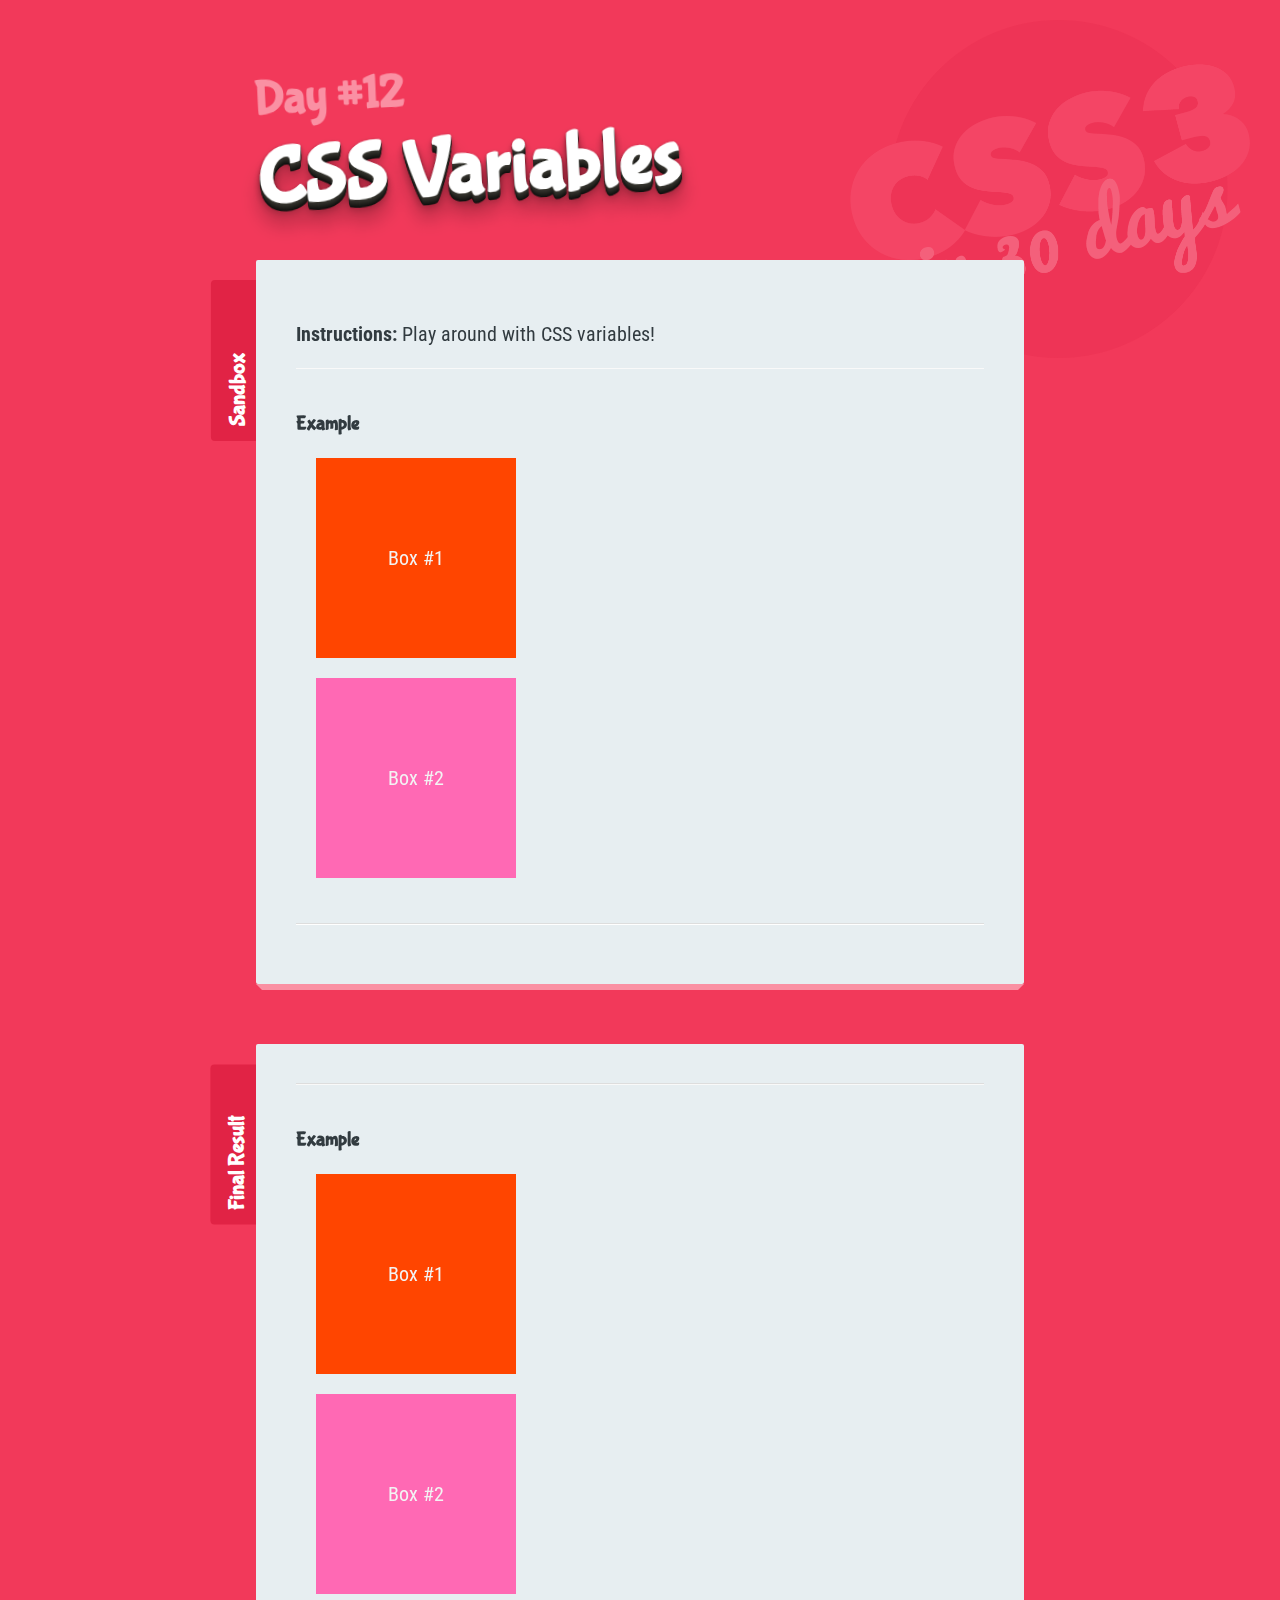
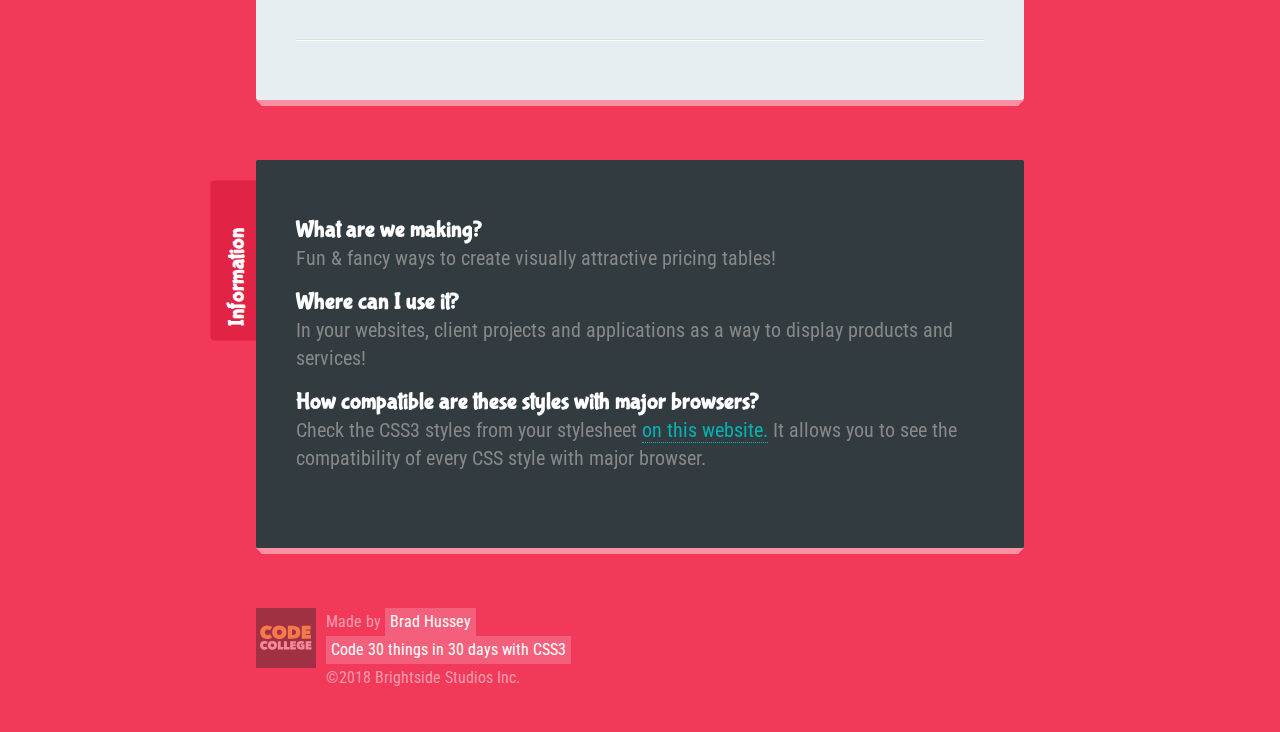
<file: 12 - CSS Variables/index.html>
<!DOCTYPE html>
<html>
  <head>
    <meta charset="utf-8">
    <title>CSS Variables | Code 30 Things in 30 Days with CSS3</title>

    <!-- NORMALIZE CSS -->
    <link rel="stylesheet" href="../_theme-styles/normalize.css">

    <!-- PROJECT THEME CSS -->
    <link rel="stylesheet" href="../_theme-styles/theme.css">

    <!-- FINAL PROJECT CSS (use for reference) -->
    <link rel="stylesheet" href="final.css">

    <!-- SANDBOX CSS (this is your file!) -->
    <link rel="stylesheet" href="sandbox.css">

<link href="https://fonts.googleapis.com/css?family=Bubblegum+Sans|Nova+Mono|Roboto+Condensed" rel="stylesheet">
  </head>
  <body>
    <h1><small>Day #12</small> CSS Variables</h1>

    

    <div class="sandbox">
      <h2>Sandbox <small>This is where you play</small></h2>
      <div class="content">

        <p><strong>Instructions:</strong> Play around with CSS variables!</p>

        <section>

          <h4>Example</h4>
          <div class="box">Box #1</div>
          <div class="box box2">Box #2</div>

        </section>

      </div>
    </div>

    <div class="final-result">
        <h2>Final Result <small>Use this for reference!</small></h2>
        <div class="content">

          <section>

            <h4>Example</h4>

            <div class="final__box">Box #1</div>
            <div class="final__box final__box2">Box #2</div>

          </section>

        </div>
    </div>

    <div class="info">
      <h2>Information <small>About this lesson</small></h2>
      <h3>What are we making?</h3>
      <p>Fun &amp; fancy ways to create visually attractive pricing tables!</p>

      <h3>Where can I use it?</h3>
      <p>In your websites, client projects and applications as a way to display products and services!</p>

      <h3>How compatible are these styles with major browsers?</h3>
      <p>Check the CSS3 styles from your stylesheet <a href="http://caniuse.com/">on this website.</a> It allows you to see the compatibility of every CSS style with major browser.</p>
    </div>

    <footer>
      <div class="logo">
        <a href="http://codecollege.ca/" id="logo">

          <img src="../_theme-styles/img/bggray.svg" width="60px" id="logo_bg-gray">
          <img src="../_theme-styles/img/bgyellow.svg" width="60px" id="logo_bg-yellow">
          <img src="../_theme-styles/img/codecollegelogo.svg" width="60px" id="logo_codecollege">

          <!-- <img src="../_theme-styles/img/codecollegelogo.png" alt="Learn to Code at CodeCollege.ca" height="60px"> -->

        </a>
      </div>
      <div class="made-by">
        Made by <a href="http://bradhussey.ca/">Brad Hussey</a>
      </div>
      <div class="course">
        <a href="http://codecollege.ca/">Code 30 things in 30 days with CSS3</a>
      </div>
      <div class="copyright">
        &copy;2018 Brightside Studios Inc.
      </div>
    </footer>
  </body>
</html>
</file>
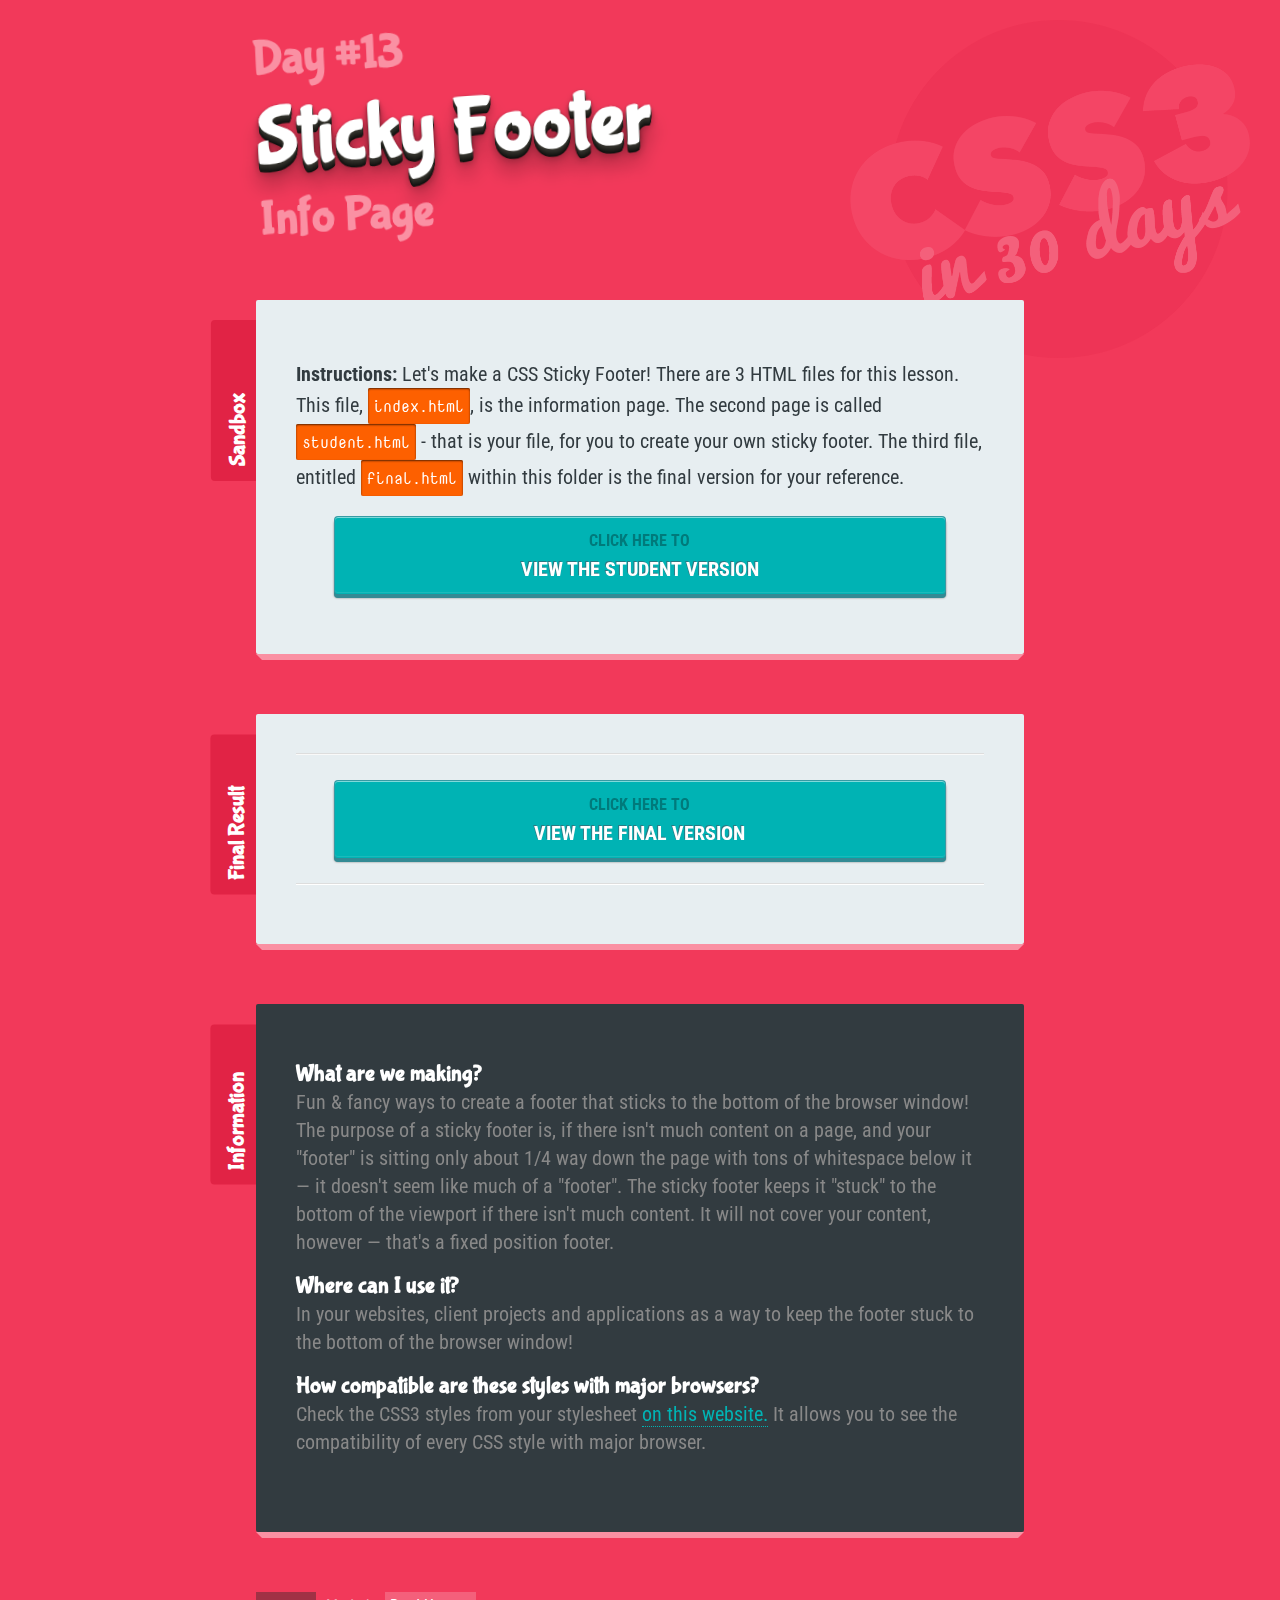
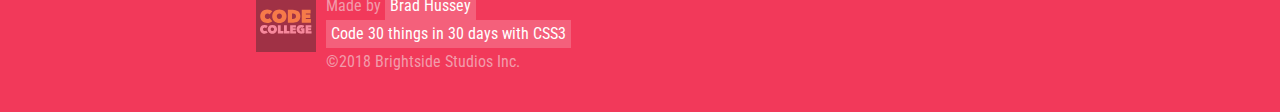
<file: 13 - Sticky Footer/index.html>
<!DOCTYPE html>
<html>
  <head>
    <meta charset="utf-8">
    <title>Sticky Footer | Code 30 Things in 30 Days with CSS3</title>

    <!-- NORMALIZE CSS -->
    <link rel="stylesheet" href="../_theme-styles/normalize.css">

    <!-- PROJECT THEME CSS -->
    <link rel="stylesheet" href="../_theme-styles/theme.css">

    <!-- FINAL PROJECT CSS (use for reference) -->
    <link rel="stylesheet" href="final.css">

    <!-- SANDBOX CSS (this is your file!) -->
    <link rel="stylesheet" href="sandbox.css">

<link href="https://fonts.googleapis.com/css?family=Bubblegum+Sans|Nova+Mono|Roboto+Condensed" rel="stylesheet">
  </head>
  <body>
    <h1><small>Day #13</small> Sticky Footer <small>Info Page</small></h1>

    

    <div class="sandbox">
      <h2>Sandbox <small>This is where you play</small></h2>
      <div class="content">

        <p><strong>Instructions:</strong> Let's make a CSS Sticky Footer! There are 3 HTML files for this lesson. This file, <code>index.html</code>, is the information page. The second page is called <code>student.html</code> - that is your file, for you to create your own sticky footer. The third file, entitled <code>final.html</code> within this folder is the final version for your reference.</p>

        <a href="student.html" class="button-theme"><small>Click here to</small>View the student version</a>

      </div>
    </div>

    <div class="final-result">
        <h2>Final Result <small>Use this for reference!</small></h2>
        <div class="content">

          <section>

            <a href="final.html" class="button-theme"><small>Click here to</small>View the final version</a>

          </section>

        </div>
    </div>

    <div class="info">
      <h2>Information <small>About this lesson</small></h2>
      <h3>What are we making?</h3>
      <p>Fun &amp; fancy ways to create a footer that sticks to the bottom of the browser window! The purpose of a sticky footer is, if there isn't much content on a page, and your "footer" is sitting only about 1/4 way down the page with tons of whitespace below it &mdash; it doesn't seem like much of a "footer". The sticky footer keeps it "stuck" to the bottom of the viewport if there isn't much content. It will not cover your content, however &mdash; that's a fixed position footer.</p>

      <h3>Where can I use it?</h3>
      <p>In your websites, client projects and applications as a way to keep the footer stuck to the bottom of the browser window!</p>

      <h3>How compatible are these styles with major browsers?</h3>
      <p>Check the CSS3 styles from your stylesheet <a href="http://caniuse.com/">on this website.</a> It allows you to see the compatibility of every CSS style with major browser.</p>
    </div>

    <footer>
      <div class="logo">
        <a href="http://codecollege.ca/" id="logo">

          <img src="../_theme-styles/img/bggray.svg" width="60px" id="logo_bg-gray">
          <img src="../_theme-styles/img/bgyellow.svg" width="60px" id="logo_bg-yellow">
          <img src="../_theme-styles/img/codecollegelogo.svg" width="60px" id="logo_codecollege">

          <!-- <img src="../_theme-styles/img/codecollegelogo.png" alt="Learn to Code at CodeCollege.ca" height="60px"> -->

        </a>
      </div>
      <div class="made-by">
        Made by <a href="http://bradhussey.ca/">Brad Hussey</a>
      </div>
      <div class="course">
        <a href="http://codecollege.ca/">Code 30 things in 30 days with CSS3</a>
      </div>
      <div class="copyright">
        &copy;2018 Brightside Studios Inc.
      </div>
    </footer>

  </body>
</html>
</file>
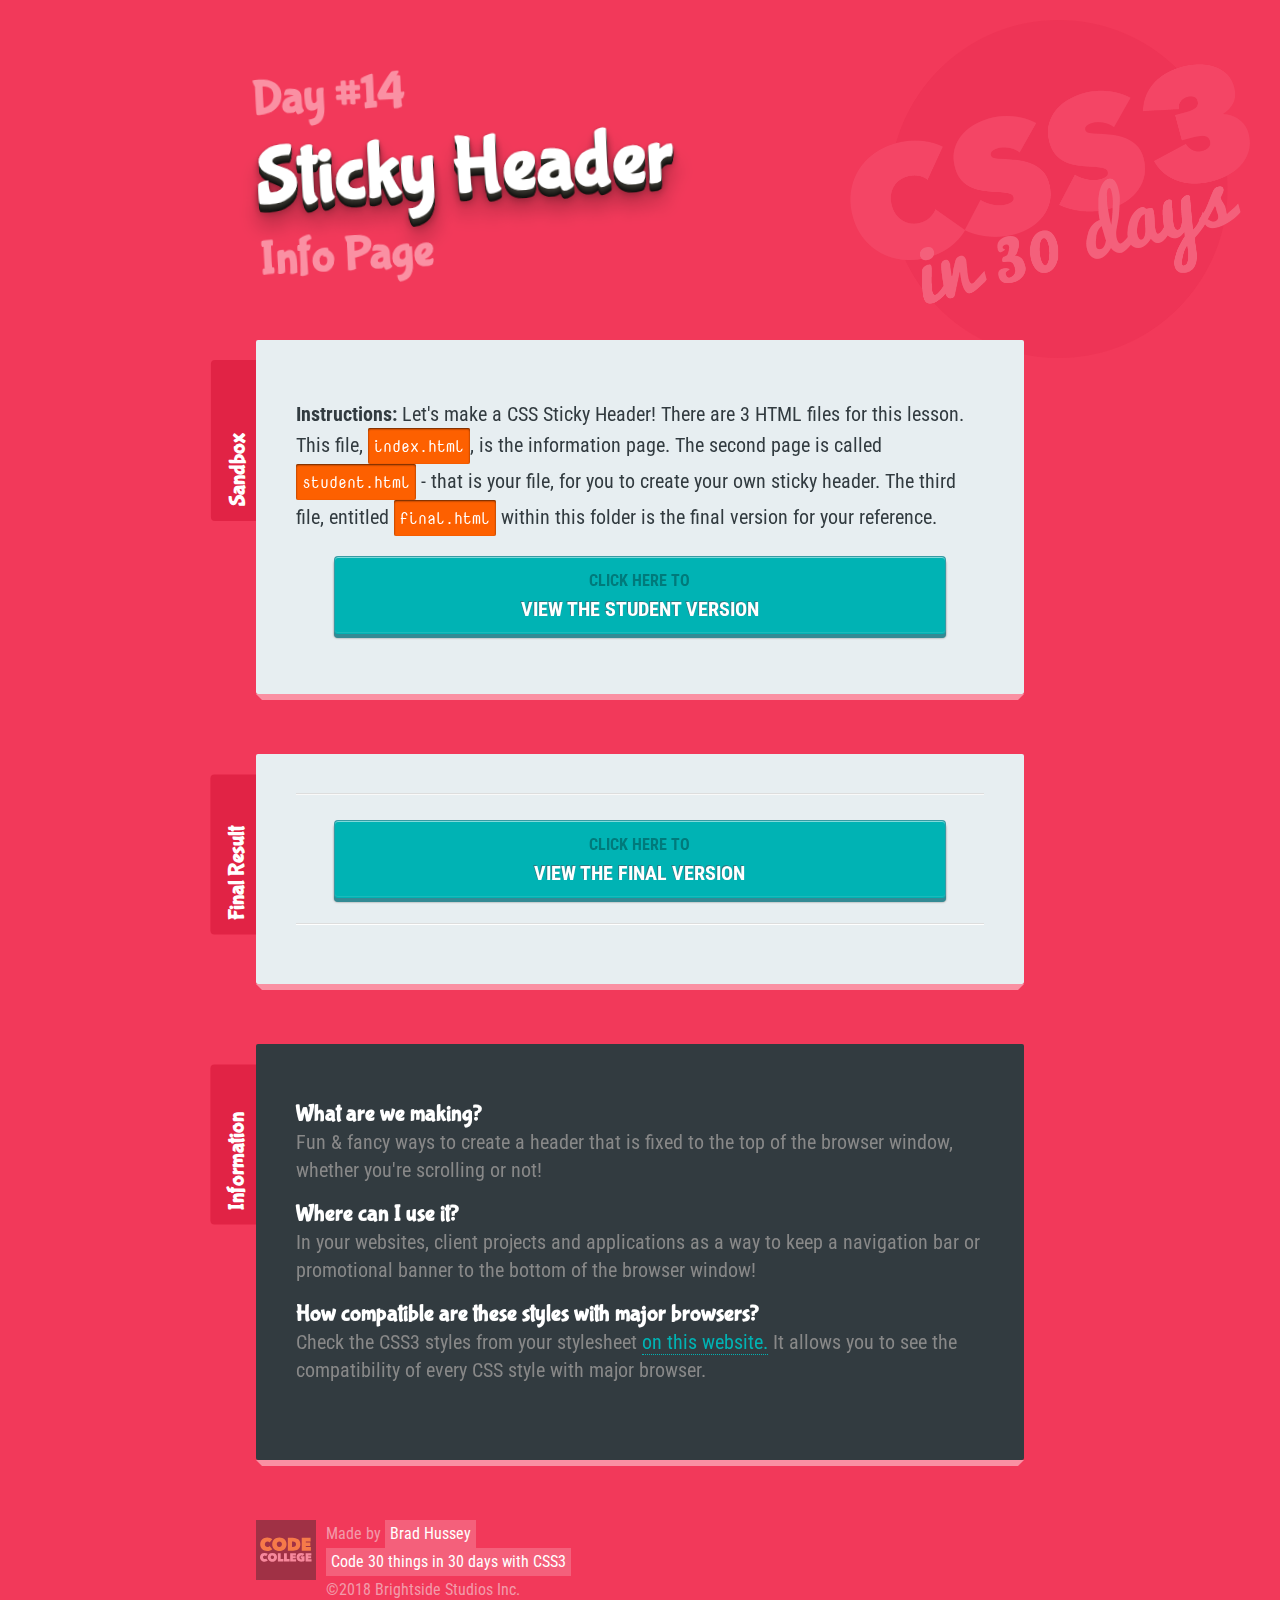
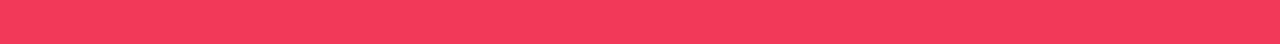
<file: 14 - Sticky Header/index.html>
<!DOCTYPE html>
<html>
  <head>
    <meta charset="utf-8">
    <title>Sticky Header | Code 30 Things in 30 Days with CSS3</title>

    <!-- NORMALIZE CSS -->
    <link rel="stylesheet" href="../_theme-styles/normalize.css">

    <!-- PROJECT THEME CSS -->
    <link rel="stylesheet" href="../_theme-styles/theme.css">

    <!-- FINAL PROJECT CSS (use for reference) -->
    <link rel="stylesheet" href="final.css">

    <!-- SANDBOX CSS (this is your file!) -->
    <link rel="stylesheet" href="sandbox.css">

<link href="https://fonts.googleapis.com/css?family=Bubblegum+Sans|Nova+Mono|Roboto+Condensed" rel="stylesheet">
  </head>
  <body>
    <h1><small>Day #14</small> Sticky Header <small>Info Page</small></h1>

    

    <div class="sandbox">
      <h2>Sandbox <small>This is where you play</small></h2>
      <div class="content">

        <p><strong>Instructions:</strong> Let's make a CSS Sticky Header! There are 3 HTML files for this lesson. This file, <code>index.html</code>, is the information page. The second page is called <code>student.html</code> - that is your file, for you to create your own sticky header. The third file, entitled <code>final.html</code> within this folder is the final version for your reference.</p>

        <a href="student.html" class="button-theme"><small>Click here to</small>View the student version</a>

      </div>
    </div>

    <div class="final-result">
        <h2>Final Result <small>Use this for reference!</small></h2>
        <div class="content">

          <section>

            <a href="final.html" class="button-theme"><small>Click here to</small>View the final version</a>

          </section>

        </div>
    </div>

    <div class="info">
      <h2>Information <small>About this lesson</small></h2>
      <h3>What are we making?</h3>
      <p>Fun &amp; fancy ways to create a header that is fixed to the top of the browser window, whether you're scrolling or not!</p>

      <h3>Where can I use it?</h3>
      <p>In your websites, client projects and applications as a way to keep a navigation bar or promotional banner to the bottom of the browser window!</p>

      <h3>How compatible are these styles with major browsers?</h3>
      <p>Check the CSS3 styles from your stylesheet <a href="http://caniuse.com/">on this website.</a> It allows you to see the compatibility of every CSS style with major browser.</p>
    </div>

    <footer>
      <div class="logo">
        <a href="http://codecollege.ca/" id="logo">

          <img src="../_theme-styles/img/bggray.svg" width="60px" id="logo_bg-gray">
          <img src="../_theme-styles/img/bgyellow.svg" width="60px" id="logo_bg-yellow">
          <img src="../_theme-styles/img/codecollegelogo.svg" width="60px" id="logo_codecollege">

          <!-- <img src="../_theme-styles/img/codecollegelogo.png" alt="Learn to Code at CodeCollege.ca" height="60px"> -->

        </a>
      </div>
      <div class="made-by">
        Made by <a href="http://bradhussey.ca/">Brad Hussey</a>
      </div>
      <div class="course">
        <a href="http://codecollege.ca/">Code 30 things in 30 days with CSS3</a>
      </div>
      <div class="copyright">
        &copy;2018 Brightside Studios Inc.
      </div>
    </footer>
  </body>
</html>
</file>
<file: _theme-styles/theme.css>
/* ========================================
   THEME.CSS
   These are the styles for the theme of
   the lesson.

   Course:  CSS3 in 30 Days
   Author:  Brad Hussey
   Website: codecollege.ca
   ====================================== */

body {
  font-family: 'Roboto Condensed', "Helvetica Neue", Helvetica, Arial, sans-serif;

  /* DARK PINK */
  background: #f2395a;

  /*TEAL*/
  /*background: #00B3B4;*/

  font-size: 20px;
  line-height: 28px;
  color: #323b40;
  margin: 40px 0;
}

  body::before {
    position: fixed;
    content: "";
    height: 400px;
    width: 400px;
    top: 20px;
    right: 30px;
    background: url('../_theme-styles/img/CSS30_Logo.png') no-repeat;
    background-size: 100%;
    opacity: .2;
  }


h1,h2,h3,h4,h5,h6 {
  font-family: 'Bubblegum Sans', cursive;
}

  h1 {
    width: 60%;
    max-width: 960px;
    margin: 0 auto 60px;
    transform: rotate(-3deg);
    color: white;
    text-align: left;
    font-size: 5rem;
    line-height: 5rem;
    text-shadow:  0 1px 0 hsl(52,7%,20%),
                  0 2px 0 hsl(52,7%,18%),
                  0 3px 0 hsl(52,7%,16%),
                  0 4px 0 hsl(52,7%,14%),
                  0 5px 0 hsl(52,7%,12%),
                  0 6px 0 hsl(52,7%,10%),
                  0 7px 0 hsl(52,7%,8%),
                  0 8px 0 hsl(52,7%,6%),

                  0 0 5px rgba(0,0,0,.05),
                  0 1px 3px rgba(0,0,0,.2),
                  0 3px 5px rgba(0,0,0,.2),
                  0 5px 10px rgba(0,0,0,.2),
                  0 10px 10px rgba(0,0,0,.2),
                  0 20px 20px rgba(0,0,0,.3);
  }

    h1 small {
      font-size: 3rem;
      display: block;
      color: #fa90a3;
      text-shadow: none;
    }


  h2 {
    color: white;
  }

    h2 small {
      font-weight: normal;
      font-size: 1rem;
      display: block;
      color: #323b40;
    }

  h3 small {
    font-weight: normal;
    font-family: 'Roboto Condensed', "Helvetica Neue", Helvetica, Arial, sans-serif;
    color: #888;
    display: block;
  }

  h4 {
    margin: 1rem 0
  }


a:link, a:visited {
  color: #00B3B4;
  text-decoration: none;
  border-bottom: dotted 1px #00B3B4;
}
  a:hover {
    background: #00B3B4;
    color: white;
    text-decoration: none;
  }


button {
  font-size: 1rem;
}


code {
  background: #fd6000;
  color: white;
  padding: 4px 6px;
  font-family: 'Nova Mono', monospace;
  font-size: 1rem;
  border-radius: 2px;
  box-shadow: inset 0 1px 2px #5e2400;
  display: inline-block;
}


section {
  position: relative;
  border-top: solid 1px #f9f9f9;
  border-bottom: solid 1px #ddd;
  padding: 25px 0;
}

  section:first-child::before {
    position: absolute;
    content: "";
    width: 100%;
    height: 1px;
    border-top: solid 1px #ddd;
    top: -2px;
    left: 0;
  }

  section:last-child::after {
    position: absolute;
    content: "";
    width: 100%;
    border-top: solid 1px white;
    bottom: -2px;
    left: 0;
  }

  section footer {
    margin: inherit;
    width: inherit;
    color: inherit;
    font-size: inherit;
  }

  section header,
  section article,
  section nav,
  section aside,
  section footer,
  section .logo,
  section .articles {
    background: rgba(140, 204, 231, 0.2);
    border: solid 1px rgba(140, 204, 231, 0.3);
    padding: 2%;
    margin: 0 0 2%;
    font-size: 1rem;
    box-sizing: border-box;
  }

  section ul {
    list-style: none;
    margin: 0;
    padding: 0;
  }

    section ul li {
      display: inline-block;
      margin: 0 2% 0 0;
    }


.course-files {
  text-align: center;
}


a.button-theme {
  color: white;
  font-weight: bold;
  text-transform: uppercase;
}


.button-theme {
  position: relative;
	display: inline-block;
	padding: 10px 30px;
	text-align: center;
	color: white;

	text-shadow:-1px -1px 0 #2C7982;
	background: #00B3B4;
	border:1px solid #379AA4;

	-webkit-border-radius:4px;
	-moz-border-radius:4px;
	border-radius:4px;

	-webkit-box-shadow:0 1px 0 rgba(255, 255, 255, .5) inset, 0 -1px 0 rgba(255, 255, 255, .1) inset, 0 4px 0 #338A94, 0 4px 2px rgba(0, 0, 0, .5);
	-moz-box-shadow:0 1px 0 rgba(255, 255, 255, .5) inset, 0 -1px 0 rgba(255, 255, 255, .1) inset, 0 4px 0 #338A94, 0 4px 2px rgba(0, 0, 0, .5);
	box-shadow:0 1px 0 rgba(255, 255, 255, .5) inset, 0 -1px 0 rgba(255, 255, 255, .1) inset, 0 4px 0 #338A94, 0 4px 2px rgba(0, 0, 0, .5);
}

  .button-theme::before {
  	background:#fa90a3;
  	background-image: -webkit-gradient(linear, 0% 0%, 0% 100%, from(#ef758b), to(#fa90a3));

  	-webkit-border-radius: 4px;
  	-moz-border-radius: 4px;
  	border-radius: 4px;

  	-webkit-box-shadow: 0 1px 2px rgba(0, 0, 0, .3) inset, 0 1px 0 rgba(255, 255, 255, .5);
  	-moz-box-shadow: 0 1px 2px rgba(0, 0, 0, .3) inset, 0 1px 0 rgba(255, 255, 255, .5);
  	box-shadow: 0 1px 2px rgba(0, 0, 0, .3) inset, 0 1px 0 rgba(255, 255, 255, .5);

  	position: absolute;
  	content: "";
  	left: -15px;
    right: -15px;
  	top: -14px;
    bottom: -17px;
  	z-index: -1;
  }

  .button-theme:active {
    -webkit-box-shadow:0 1px 0 rgba(255, 255, 255, .5) inset, 0 -1px 0 rgba(255, 255, 255, .1) inset, 0 2px 0 #338A94, 0 2px 2px rgba(0, 0, 0, .5);
  	-moz-box-shadow:0 1px 0 rgba(255, 255, 255, .5) inset, 0 -1px 0 rgba(255, 255, 255, .1) inset, 0 2px 0 #338A94, 0 2px 2px rgba(0, 0, 0, .5);
  	box-shadow:0 1px 0 rgba(255, 255, 255, .5) inset, 0 -1px 0 rgba(255, 255, 255, .1) inset, 0 2px 0 #338A94, 0 2px 2px rgba(0, 0, 0, .5);
  	top: 4px;
  }

  .button-theme:active::before{
  	top: -18px;
  	bottom: -13px;
  }

  .button-theme:hover {
  	background: #0bbfc0;
  }

  .button-theme small {
    display: block;
    color: #007a7b;
    text-shadow: none;
  }


.sandbox,
.final-result,
.info {
  position: relative;
  background: #e7eef1;
  width: 60%;
  max-width: 960px;
  margin: 60px auto;
  padding: 40px 40px 60px;
  box-sizing: border-box;
  border-radius: 2px;
  box-shadow: 0 12px 0 -6px #fa90a3;
}

  .sandbox::before,
  .final-result::before,
  .info::before {
    position: absolute;
    display: block;
    content: "";
    border: solid 6px transparent;
    border-right: solid 6px #fa90a3;
    border-top-width: 0px;
    background: none;
    bottom: -6px;
    left: -6px;
  }

  .sandbox::after,
  .final-result::after,
  .info::after {
    position: absolute;
    display: block;
    content: "";
    border: solid 6px transparent;
    border-top: solid 6px #fa90a3;
    border-bottom-width: 0px;
    background: none;
    right: 0;
    bottom: -6px;
  }


  .sandbox h2,
  .final-result h2,
  .info h2 {
    font-size: 1.4rem;
    display: inline-block;
    transform: rotate(-90deg);
    transition: all ease-in-out .1s;
    position: absolute;
    top: 60px;
    left: -85px;
    background: #e12345;
    margin: 0;
    line-height: 1.6rem;
    padding: 15px;
    z-index: -2;
    border-radius: 4px;
    min-width: 130px;
  }

  .sandbox:hover h2,
  .final-result:hover h2,
  .info:hover h2 {
    left: -110px;
  }

  .sandbox .button-theme,
  .final-result .button-theme {
    display: block;
    width: 80%;
    margin: 0 auto;
  }


.info {
  background: #323b40;
  color: white;
}

  .info h3 {
    margin: 1rem 0 0;
  }
  .info p {
    margin: 0 0 1rem;
    color: #888;
  }


.sticky-footer-lesson footer {
  position: relative;
  background: #e7eef1;
  padding: 40px 40px 60px;
  box-sizing: border-box;
  border-radius: 2px;
  color: #333;
}

  .sticky-footer-lesson footer a:link {
    color: #e12345;
  }

footer {
  width: 60%;
  max-width: 960px;
  margin: 0 auto;
  font-size: 1rem;
  color: #f29baa;
}

  footer a:link,
  footer a:visited {
    position: relative;
    display: inline-block;
    background: rgba(255,255,255, 0.2);
    padding: 0 5px;
    border: none;
    text-decoration: none;
    color: white;
  }
    footer a:hover {
      background: rgba(255,255,255, 0.4);
      box-shadow: -3px 3px 0 #eb2447;
      transform: rotate(-1deg);
    }

  footer .made-by, footer .course, footer .copyright {
    padding-left: 70px;
    transition: all ease 1000ms;
  }

  footer #logo {
    position: relative;
    z-index: 9;
    opacity: .4;
    float: left;
    margin-right: 15px;
    padding: 0;
    background: none;
    flex-direction: row;
    box-shadow: none;
    transition: all ease 1000ms;
  }

    footer #logo img {
      position: absolute;
      transform-style: preserve-3d;
      transition: all ease 1000ms;
    }

    footer:hover #logo_codecollege {
      width: 100px;
    }

    footer:hover #logo_bg-yellow {
      width: 80px;
      transform: translateX(-10px) translateY(10px) translateZ(-10px);
    }

    footer:hover #logo_bg-gray {
      transform: translateX(-20px) translateY(20px) translateZ(-20px);
    }

    footer:hover #logo {
      opacity: 1;
      transform: perspective(400px) rotateX(40deg) rotateY(20deg) rotateZ(-25deg) translateX(0) translateY(0px) translateZ(0);
    }

    footer:hover .made-by, footer:hover .course, footer:hover .copyright {
      padding-left: 140px;
    }
</file>
<file: 01 - Fancy Buttons/final.css>
/* ==========================================
   FINAL.CSS
   These are the final styles for the project.

   Course:  CSS3 in 30 Days
   Author:  Brad Hussey
   Website: codecollege.ca
   ========================================== */

button {
  position: relative;
  cursor: pointer;
  font-weight: bold;
  margin: 0 15px 0 0;
}


/* =====================
   FACEBOOK STYLE BUTTON
   ===================== */

.final__facebook-style-btn {
  border-radius: 2px;
  cursor: pointer;
  font-size: 0.9rem;
  padding: 6px 12px;
}

.final__facebook-style-dark {
  -moz-box-shadow:    inset 0px 1px 0px 0px #4d73bf;
  -webkit-box-shadow: inset 0px 1px 0px 0px #4d73bf;
  box-shadow:         inset 0px 1px 0px 0px #4d73bf;
  background: #4267b2;
  border: 1px solid #4267b2;
  color: #fff;
  text-shadow: 0 1px 0px #3359a5;
}

  .final__facebook-style-dark:hover {
    background: #2b54a7;
  }

  .final__facebook-style-dark:active {
    background: #1d4698;
    border-color: #1d4698;
  }


.final__facebook-style-light {
  background: #f6f7f9;
  border: 1px solid #ced0d4;
  border-radius: 2px;
  color: #4b4f56;
  cursor: pointer;
  font-size: 0.9rem;
  padding: 6px 12px;
}

  .final__facebook-style-light:hover {
    background: #e9ebee;
  }

  .final__facebook-style-light:active {
    background: #d8dade;
    border-color: #d8dade;
  }


/* =====================
   3D BUTTON 1
   ===================== */

.final__btn-3d-1 {
  position: relative;
  background: orangered;
  border: none;
  color: white;
  padding: 15px 24px;
  font-size: 1.4rem;
  box-shadow: -6px 6px 0 hsl(16, 100%, 30%);
  outline: none;
}

  .final__btn-3d-1:hover {
    background: hsl(16, 100%, 45%);
  }

  .final__btn-3d-1:active {
    background: hsl(16, 100%, 40%);
    top: 3px;
    left: -3px;
    box-shadow: -3px 3px 0 hsl(16, 100%, 30%);
  }

  .final__btn-3d-1::before {
    position: absolute;
    display: block;
    content: "";
    height: 0;
    width: 0;
    /* border width needs to be size of the element's box shadow */
    border: solid 6px transparent;

    /* border width needs to be size of the element's box shadow */
    border-right: solid 6px hsl(16, 100%, 30%);

    /* no width for left, makes measurements easier */
    border-left-width: 0px;

    background: none;
    top: 0px;

    /* needs to be the same size as border width */
    left: -6px;
  }

  .final__btn-3d-1::after {
    position: absolute;
    display: block;
    content: "";
    height: 0;
    width: 0;
    border: solid 6px transparent;
    border-top: solid 6px hsl(16, 100%, 30%);
    border-bottom-width: 0px;
    background: none;
    right: 0;
    bottom: -6px;
  }

    .final__btn-3d-1:active::before {
      border: solid 3px transparent;
      border-right: solid 3px hsl(16, 100%, 30%);
      border-left-width: 0px;
      left: -3px;
    }

    .final__btn-3d-1:active::after {
      border: solid 3px transparent;
      border-top: solid 3px hsl(16, 100%, 30%);
      border-bottom-width: 0px;
      bottom: -3px;
    }


/* =====================
   3D BUTTON 2
   ===================== */

.final__btn-3d-2 {
  position: relative;

  background: #ecd300; /* For browsers that do not support gradients */
  background: -webkit-radial-gradient(hsl(54, 100%, 50%), hsl(54, 100%, 40%)); /* Safari 5.1 to 6.0 */
  background: -o-radial-gradient(hsl(54, 100%, 50%), hsl(54, 100%, 40%)); /* For Opera 11.6 to 12.0 */
  background: -moz-radial-gradient(hsl(54, 100%, 50%), hsl(54, 100%, 40%)); /* For Firefox 3.6 to 15 */
  background: radial-gradient(hsl(54, 100%, 50%), hsl(54, 100%, 40%)); /* Standard syntax */

  font-size: 1.4rem;
  text-shadow: 0 -1px 0 #c3af07;
  color: white;
  border: solid 1px hsl(54, 100%, 20%);
  border-radius: 100%;
  height: 120px;
  width: 120px;
  z-index: 4;

  outline: none;

  box-shadow: inset 0 1px 0 hsl(54, 100%, 50%),
              0 2px 0 hsl(54, 100%, 20%),
              0 3px 0 hsl(54, 100%, 18%),
              0 4px 0 hsl(54, 100%, 16%),
              0 5px 0 hsl(54, 100%, 14%),
              0 6px 0 hsl(54, 100%, 12%),
              0 7px 0 hsl(54, 100%, 10%),
              0 8px 0 hsl(54, 100%, 8%),
              0 9px 0 hsl(54, 100%, 6%);
}

  .final__btn-3d-2:hover {
    background: #ecd300; /* For browsers that do not support gradients */
    background: -webkit-radial-gradient(hsl(54, 100%, 45%), hsl(54, 100%, 35%)); /* Safari 5.1 to 6.0 */
    background: -o-radial-gradient(hsl(54, 100%, 45%), hsl(54, 100%, 35%)); /* For Opera 11.6 to 12.0 */
    background: -moz-radial-gradient(hsl(54, 100%, 45%), hsl(54, 100%, 35%)); /* For Firefox 3.6 to 15 */
    background: radial-gradient(hsl(54, 100%, 45%), hsl(54, 100%, 35%)); /* Standard syntax */
  }

  .final__btn-3d-2:active {
    background: #ecd300; /* For browsers that do not support gradients */
    background: -webkit-radial-gradient(hsl(54, 100%, 43%), hsl(54, 100%, 33%)); /* Safari 5.1 to 6.0 */
    background: -o-radial-gradient(hsl(54, 100%, 43%), hsl(54, 100%, 33%)); /* For Opera 11.6 to 12.0 */
    background: -moz-radial-gradient(hsl(54, 100%, 43%), hsl(54, 100%, 33%)); /* For Firefox 3.6 to 15 */
    background: radial-gradient(hsl(54, 100%, 43%), hsl(54, 100%, 33%)); /* Standard syntax */

    top: 2px;

    box-shadow: inset 0 1px 0 hsl(54, 100%, 50%),
                0 2px 0 hsl(54, 100%, 20%),
                0 3px 0 hsl(54, 100%, 18%),
                0 4px 0 hsl(54, 100%, 16%),
                0 5px 0 hsl(54, 100%, 14%),
                0 6px 0 hsl(54, 100%, 12%),
                0 7px 0 hsl(54, 100%, 10%);
  }


/* =========================
   GRADIENT BORDERED BUTTONS
   ========================= */

   .final__gradient-button-1 {
     position: relative;
     z-index: 1;
     display: inline-block;
     padding: 20px 40px;
     font-size: 1.4rem;
     box-sizing: border-box;
     -webkit-box-sizing: border-box;
     background-color: #e7eef1;
     border: 10px solid transparent;
     border-image: linear-gradient(to top right, orangered, yellow);
     border-image-slice: 1;
     color: orangered;
     outline: none;
     -webkit-transition: all 0.3s ease;
     transition: all 0.3s ease;
   }
   .final__gradient-button-1:hover {
     background-size: 100%;
     background-image: linear-gradient(to top right, orangered, yellow);
     color: white;
   }


   .final__gradient-button-2 {
     position: relative;
     z-index: 1;
     display: inline-block;
     padding: 20px 40px;
     font-size: 1.4rem;
     box-sizing: border-box;
     -webkit-box-sizing: border-box;
     background-color: #e7eef1;
     border: 4px solid transparent;
     border-image: linear-gradient(to right, orangered, transparent);
     border-image-slice: 1;
     color: orangered;
     outline: none;
     -webkit-transition: all 0.3s ease;
     transition: all 0.3s ease;
   }
   .final__gradient-button-2:hover {
     background-size: 100%;
     background-image: linear-gradient(to right, orangered, transparent);
     border-right-style: none;
     color: white;
   }



/* =========================
   ANIMATED BUTTONS
   ========================= */

   .final__animated-button-1 {
     position: relative;
     display: inline-block;
     padding: 20px 40px;
     font-size: 1.4rem;
     background-color: #00b3b4;

     background-image: url(pattern.png);
     background-size: 40px 40px;
     border: 1px solid #555;
     color: white;
     transition: all 0.3s ease;
   }
   .final__animated-button-1:hover {
     -webkit-animation: loading-button-animation 2s linear infinite;
             animation: loading-button-animation 2s linear infinite;
   }


   .final__animated-button-2 {
     position: relative;
     display: inline-block;
     padding: 20px 40px;
     font-size: 1.4rem;
     background-color: #00b3b4;
     background-size: 20px 20px;
     border: 1px solid #555;
     color: white;
     transition: all 0.3s ease;
   }
   .final__animated-button-2:after {
     position: absolute;
     top: 50%;
     right: 0.6em;
     -webkit-transform: translate(0, -50%);
             transform: translate(0, -50%);
     content: "»";
     opacity: 0;
     transition: all 0.3s ease;
   }
   .final__animated-button-2:hover {
     padding: 20px 60px 20px 20px;
   }
   .final__animated-button-2:hover:after {
     right: 1.2em;
     opacity: 1;
   }

   @-webkit-keyframes loading-button-animation {
     from {
       background-position: 0 0;
     }
     to {
       background-position: 40px 0;
     }
   }

   @keyframes loading-button-animation {
     from {
       background-position: 0 0;
     }
     to {
       background-position: 40px 0;
     }
   }



/* =========================
   TOGGLE SWITCH UI BUTTONS
   ========================= */

   .final__toggle-1 {
     font-family: Helvetica, Arial, sans-serif;
     display: inline-block;
     vertical-align: top;
     margin: 0 15px 0 0;
   }
   .final__toggle-1__input {
     display: none;
   }
   .final__toggle-1__button {
     position: relative;
     display: inline-block;
     font-size: 14px;
     line-height: 20px;
     text-transform: uppercase;
     background-color: #f2395a;
     border:1px solid #f2395a;
     color: #ffffff;
     width: 80px;
     height: 30px;
     transition: all 0.3s ease;
     cursor: pointer;
   }
   .final__toggle-1__button:before {
     position: absolute;
     top: 6px;
     left: 40px;
     right: auto;
     display: inline-block;
     height: 20px;
     padding: 0 3px;
     background-color: #ffffff;
     color: #f2395a;
     content: "off";
     transition: all 0.3s ease;
   }
   .final__toggle-1__input:checked + .final__toggle-1__button {
     background-color: #00b3b4;
     border:1px solid #00b3b4;
   }
   .final__toggle-1__input:checked + .final__toggle-1__button:before {
     left: 5px;
     content: "on";
     color: #00b3b4;
   }


   .final__toggle-2 {
     font-family: Helvetica, Arial, sans-serif;
     font-size: 1rem;
     display: inline-block;
     vertical-align: top;
     margin: 0 15px 0 0;
   }
   .final__toggle-2__input {
     display: none;
   }
   .final__toggle-2__button {
     position: relative;
     display: inline-block;
     line-height: 20px;
     text-transform: uppercase;
     background-color: #ffffff;
     color: #aaaaaa;
     border: 1px solid #cccccc;
     padding: 5px 10px 5px 30px;
     transition: all 0.3s ease;
     cursor: pointer;
   }
   .final__toggle-2__button:before {
     position: absolute;
     top: 10px;
     left: 10px;
     right: auto;
     display: inline-block;
     width: 10px;
     height: 10px;
     background-color: #cccccc;
     content: "";
     transition: all 0.3s ease;
   }
   .final__toggle-2__input:checked + .final__toggle-2__button {
     background-color: #00b3b4;
     border-color: #00b3b4;
     color: #ffffff;
   }
   .final__toggle-2__input:checked + .final__toggle-2__button:before {
     background-color: #ffffff;
   }
</file>
<file: 01 - Fancy Buttons/sandbox.css>
/* ========================================

    CODE YOUR STYLES BELOW!

   ====================================== */

.facebook-style-btn {
  border-radius: 2px;
  font-size: 0.9rem;
  padding: 6px 12px;
}

.facebook-style-dark {
  -moz-box-shadow: inset 0 1px 0 0 #4d73bf;
  -webkit-box-shadow: inset 0 1px 0 0 #4d73bf;
  box-shadow: inset 0 1px 0 0 #4d73bf;
  background: #4267b2;
  border: 1px solid #4267b2;
  color: white;
  text-shadow: 0 1px 0 #3359a5;
}

.facebook-style-dark:hover {
  background: #2b54a7;
}

.facebook-style-dark:active {
  background: #1d4698;
  border-color: #1d4698;
}

.facebook-style-light {
  background: #f6f7f9;
  border: 1px solid #ced0d4;
  color: #4b4f56;
}

.facebook-style-light:hover {
  background: #e9ebee;
}

.facebook-style-light:active {
  background: #dbdade;
  border-color: #d8dade;
}


.btn-3d-1 {
  position: relative;
  background: orangered;
  border: none;
  color: white;
  padding: 15px 24px;
  font-size: 1.4rem;
  box-shadow: -6px 6px 0 hsl(16, 100%, 30%);
  outline: none;
}

.btn-3d-1:hover {
  background: hsl(16, 100%, 45%);
}

.btn-3d-1:active {
  background: hsl(16, 100%, 40%);
  top: 3px;
  left: -3px;
  box-shadow: -3px 3px 0 hsl(16, 100%, 30%);
}

.btn-3d-1::before {
  position: absolute;
  display: block;
  content: "";
  height: 0;
  width: 0;

  border: 6px solid transparent;
  border-right: 6px solid hsl(16, 100%, 30%);
  border-left-width: 0;
  background: none;
  top: 0;
  left: -6px;
}

.btn-3d-1::after {
  position: absolute;
  display: block;
  content: "";
  height: 0;
  width: 0;

  border: 6px solid transparent;
  border-top: 6px solid hsl(16, 100%, 30%);
  border-bottom-width: 0;
  bottom: -6px;
  right: 0;
}

.btn-3d-1:active::before {
  border: 3px solid transparent;
  border-right: 3px solid hsl(16, 100%, 30%);
  border-left-width: 0;
  left: -3px;
}

.btn-3d-1:active::after {
  border: 3px solid transparent;
  border-top: 3px solid hsl(16, 100%, 30%);
  border-bottom-width: 0;
  bottom: -3px;
}


.btn-3d-2 {
  position: relative;

  background: #ecd300;
  background: -moz-radial-gradient( hsl(54, 100%, 50%), hsl(54, 100%, 40%) );
  background: -webkit-radial-gradient( hsl(54, 100%, 50%), hsl(54, 100%, 40%) );
  background: -o-radial-gradient( hsl(54, 100%, 50%), hsl(54, 100%, 40%) );
  background: radial-gradient( hsl(54, 100%, 50%), hsl(54, 100%, 40%) );

  font-size: 1.4rem;
  text-shadow: 0 -1px 0 #c3af07;
  color: white;
  border: 1px solid hsl(54, 100%, 20%);
  border-radius: 100%;
  height: 120px;
  width: 120px;
  z-index: 4;

  outline: none;

  box-shadow: inset 1px 0 hsl(54, 100%, 50%),
              0 2px 0 hsl(54, 100%, 20%),
              0 3px 0 hsl(54, 100%, 18%),
              0 4px 0 hsl(54, 100%, 16%),
              0 5px 0 hsl(54, 100%, 14%),
              0 6px 0 hsl(54, 100%, 12%),
              0 7px 0 hsl(54, 100%, 10%),
              0 8px 0 hsl(54, 100%, 8%),
              0 9px 0 hsl(54, 100%, 6%);
}

.btn-3d-2:hover {
  background: -moz-radial-gradient( hsl(54, 100%, 45%), hsl(54, 100%, 35%) );
  background: -webkit-radial-gradient( hsl(54, 100%, 45%), hsl(54, 100%, 35%) );
  background: -o-radial-gradient( hsl(54, 100%, 45%), hsl(54, 100%, 35%) );
  background: radial-gradient( hsl(54, 100%, 45%), hsl(54, 100%, 35%) );
}

.btn-3d-2:active {
  background: -moz-radial-gradient( hsl(54, 100%, 43%), hsl(54, 100%, 33%) );
  background: -webkit-radial-gradient( hsl(54, 100%, 43%), hsl(54, 100%, 33%) );
  background: -o-radial-gradient( hsl(54, 100%, 43%), hsl(54, 100%, 33%) );
  background: radial-gradient( hsl(54, 100%, 43%), hsl(54, 100%, 33%) );

  top: 2px;

  box-shadow: inset 1px 0 hsl(54, 100%, 50%),
              0 2px 0 hsl(54, 100%, 20%),
              0 3px 0 hsl(54, 100%, 18%),
              0 4px 0 hsl(54, 100%, 16%),
              0 5px 0 hsl(54, 100%, 14%),
              0 6px 0 hsl(54, 100%, 12%),
              0 7px 0 hsl(54, 100%, 10%);
}


.gradient-button-1 {
  position: relative;
  z-index: 1;
  display: inline-block;
  padding: 20px 40px;
  font-size: 1.4rem;
  box-sizing: border-box;
  background-color: #e7eef1;
  border: 10px solid transparent;
  border-image: linear-gradient(to top right, orangered, yellow);
  border-image-slice: 1;
  color: orangered;
  transition: all .3s ease-in-out;
}

.gradient-button-1:hover {
  background-image: linear-gradient(to top right, orangered, yellow);
  color: white;
}

.gradient-button-2 {
  position: relative;
  z-index: 1;
  display: inline-block;
  padding: 20px 40px;
  font-size: 1.4rem;
  box-sizing: border-box;
  background-color: #e7eef1;
  border: 4px solid transparent;
  border-image: linear-gradient(to right, orangered, transparent);
  border-image-slice: 1;
  color: orangered;
  transition: all .3s ease-in-out;
}

.gradient-button-2:hover {
  background-image: linear-gradient(to right, orangered, transparent);
  color: white;
  border-right-style: none;
}


.animated-button-1 {
  position: relative;
  display: inline-block;
  padding: 20px 40px;
  font-size: 1.4rem;
  background-color: #00b3b4;
  background-image: url(pattern.png);
  background-size: 40px 40px;
  border: 1px solid #555;
  color: white;
  transition: all .3s ease-out;
}

.animated-button-1:hover {
  animation: loading-button-animation 2s linear infinite forwards;
}

@keyframes loading-button-animation {
  from {
    background-position: 0 0;
  }

  to {
    background-position: 40px 0;
  }
}

.animated-button-2 {
  position: relative;
  display: inline-block;
  padding: 20px 40px;
  font-size: 1.4rem;
  background-color: #00b3b4;
  background-size: 40px 40px;
  border: 1px solid #555;
  color: white;
  transition: all .3s ease;
}

.animated-button-2::after {
  position: absolute;
  top: 30%;
  right: 0.6em;
  content: "»";
  transition: all .3s ease;
  opacity: 0;
}

.animated-button-2:hover {
  padding: 20px 60px 20px 20px;
}

.animated-button-2:hover::after {
  right: 1.2em;
  opacity: 1;
}


.toggle-1 {
  font-family: Helvetica, Arial, sans-serif;
  display: inline-block;
  vertical-align: top;
  margin: 0 15px 0 0;
}

.toggle-1__input {
  display: none;
}

.toggle-1__button {
  position: relative;
  display: inline-block;
  font-size: 1rem;
  line-height: 20px;
  text-transform: uppercase;
  background-color: #f2395a;
  border: 1px solid #f2395a;
  color: white;
  width: 80px;
  height: 30px;
  transition: all .3s ease;
  cursor: pointer;
}

.toggle-1__button::before {
  position: absolute;
  top: 5px;
  left: 40px;
  content: "off";
  display: inline-block;
  height: 20px;
  padding: 0 3px;
  background: white;
  color: #f2395a;
  transition: all .3s ease;
}

.toggle-1__input:checked + .toggle-1__button {
  background: #00b3b4;
  border: 1px solid #00b3b4;
}

.toggle-1__input:checked + .toggle-1__button:before {
  left: 5px;
  content: "on";
  color: #00b3b4;
}

.toggle-2 {
  font-family: Helvetica, Arial, sans-serif;
  font-size: 0.8rem;
  display: inline-block;
  vertical-align: top;
  margin: 0 15px 0 0;
}

.toggle-2__input {
  display: none;
}

.toggle-2__button {
  position: relative;
  display: inline-block;
  line-height: 20px;
  text-transform: uppercase;
  background: white;
  color: #aaa;
  border: 1px solid #ccc;
  padding: 5px 10px 5px 30px;
  transition: all .3s ease;
  cursor: pointer;
}

.toggle-2__button::before {
  position: absolute;
  top: 10px;
  left: 10px;
  display: inline-block;
  width: 10px;
  height: 10px;
  background: #ccc;
  content: "";
  transition: all .3s ease;
  border-radius: 100%;
}

.toggle-2__input:checked + .toggle-2__button {
  background: #00b3b4;
  border-color: #00b3b4;
  color: white;
}

.toggle-2__input:checked + .toggle-2__button::before {
  background-color: white;
}
</file>
<file: 02 - Sexy Typography/final.css>
/* ==========================================
   FINAL.CSS
   These are the final styles for the project.

   Course:  CSS3 in 30 Days
   Author:  Brad Hussey
   Website: codecollege.ca
   ========================================== */

   .final__shadow-typo {
     position: relative;
     display: inline-block;
     font-size: 4em;
     text-transform: uppercase;
     color: #00b3b4;
     text-shadow: 3px 3px 0px #e7eef1, 8px 8px 0px rgba(0, 0, 0, 0.1);
   }


   .final__threedee-typo {
     font-size: 4em;
     text-transform: uppercase;
     color: #f2395a;
     -webkit-transform: skew(-5deg, -5deg) rotate(5deg);
             transform: skew(-5deg, -5deg) rotate(5deg);
     -webkit-transform-origin: center center;
             transform-origin: center center;
     text-shadow: 1px 1px #d10e31,
                  2px 2px #d10e31,
                  3px 3px #d10e31,
                  4px 4px #d10e31,
                  5px 5px #d10e31,
                  6px 6px #d10e31,
                  7px 7px #d10e31,
                  8px 8px #890920,
                  9px 9px #890920,
                  10px 10px #890920,
                  11px 11px 15px rgba(0,0,0,0.5);
   }
</file>
<file: 02 - Sexy Typography/sandbox.css>
/* ========================================

    CODE YOUR STYLES BELOW!

   ====================================== */

.shadow-typo {
  position: relative;
  display: inline-block;
  font-size: 5rem;
  text-transform: uppercase;
  color: #00b3b4;
  text-shadow: 3px 3px 0px #e7eef1, 8px 8px 0px rgba(0,0,0,.1);
}

.threedee-typo {
  font-size: 5rem;
  text-transform: uppercase;
  color: #f2395a;
  -webkit-transform: skew(-5deg, -5deg) rotate(5deg);
          transform: skew(-5deg, -5deg) rotate(5deg);
  -webkit-transform-origin: center center;
          transform-origin: center center;
  text-shadow: 1px 1px #d10e31,
               2px 2px #d10e31,
               3px 3px #d10e31,
               4px 4px #d10e31,
               5px 5px #d10e31,
               6px 6px #d10e31,
               7px 7px #d10e31,
               8px 8px #890920,
               9px 9px #890920,
               10px 10px #890920,
               11px 11px 15px rgba(0,0,0,.5);
}
</file>
<file: 04 - Sexy Registration Form/final.css>
/* ==========================================
   FINAL.CSS
   These are the final styles for the project.

   Course:  CSS3 in 30 Days
   Author:  Brad Hussey
   Website: codecollege.ca
   ========================================== */

   .final__register-wrapper {
     background-image: -webkit-linear-gradient(135deg, #0eeff0 30%, #088f90 90%);
     background-image: linear-gradient(135deg, #0eeff0 30%, #088f90 90%);
     position: relative;
     z-index: 3;
     padding: 100px;
     font-size:16px;
     color: #999999;
   }
   .final__register-wrapper * {
     box-sizing: border-box;
   }
   .final__register-wrapper form input {
     display: inline-block;
     width: 100%;
     padding: 0 20px;
     line-height: 50px;
     height: 50px;
     background-color: white;
     border: 1px solid #e6e6e6;
     border-bottom-width: 3px;
     border-radius: 5px;
     outline: 0;
     -webkit-transition: all 0.3s ease;
     transition: all 0.3s ease;
   }
   .final__register-wrapper form input:not(:last-child) {
     margin-bottom: 20px;
   }
   .final__register-wrapper form input[type="email"]:focus, .final__register-wrapper form input[type="email"]:active, .final__register-wrapper form input[type="password"]:focus, .final__register-wrapper form input[type="password"]:active {
     border-color: #cccccc;
   }
   .final__register-wrapper form input[type="submit"] {
     position: relative;
     z-index: 1;
     display: inline-block;
     padding: 0 20px;
     font-size: 1rem;
     background-color: #f2395a;
     background-size: 100%;
     background-image: -webkit-linear-gradient(45deg,
                                                rgba(255, 255, 255, 0.15) 25%, rgba(0, 0, 0, 0) 25%,
                                                rgba(0, 0, 0, 0) 50%,
                                                rgba(255, 255, 255, 0.15) 50%, rgba(255, 255, 255, 0.15) 75%, rgba(0, 0, 0, 0) 75%,
                                                rgba(0, 0, 0, 0));
     background-image:          linear-gradient(45deg,
                                                rgba(255, 255, 255, 0.15) 25%, rgba(0, 0, 0, 0) 25%,
                                                rgba(0, 0, 0, 0) 50%,
                                                rgba(255, 255, 255, 0.15) 50%, rgba(255, 255, 255, 0.15) 75%, rgba(0, 0, 0, 0) 75%,
                                                rgba(0, 0, 0, 0));
     background-size: 20px 20px, 100% 100%;
     border: 1px solid #f02146;
     border-bottom-width: 3px;
     color: white;
     outline: none;
     cursor: pointer;
     -webkit-transition: all 0.3s ease;
     transition: all 0.3s ease;
   }
   .final__register-wrapper form input[type="submit"]:hover {
     background-size: 40px 40px;
   }
   .final__register-title {
     font-size: 1.5em;
     padding-bottom: 20px;
     margin: 0 0 20px;
     border-bottom: 1px dashed #e6e6e6;
   }
   .final__register-block {
     position: relative;
     display: block;
     width: 100%;
     max-width: 300px;
     margin: auto;
     padding: 30px;
     background-color: white;
     box-shadow: 0 0 50px rgba(0, 0, 0, 0.2);
     border-radius: 5px;
   }
   .final__register-block:before, .final__register-block:after {
     position: absolute;
     z-index: -1;
     top: 0;
     left: 0;
     right: 0;
     bottom: 0;
     display: block;
     width: 100%;
     height: 100%;
     content: "";
     background-color: white;
     border: 1px solid #e6e6e6;
     border-radius: 5px;
     -webkit-transform: scale(0.9) translate(0, 0);
             transform: scale(0.9) translate(0, 0);
     -webkit-transition: all 0.3s ease;
     transition: all 0.3s ease;
   }
   .final__register-block:hover:before {
     z-index: -1;
     -webkit-transform: scale(0.96) translate(0, 16px);
             transform: scale(0.96) translate(0, 16px);
   }
   .final__register-block:hover:after {
     z-index: -2;
     -webkit-transform: scale(0.92) translate(0, 32px);
             transform: scale(0.92) translate(0, 32px);
   }
</file>
<file: 04 - Sexy Registration Form/sandbox.css>
/* ========================================

    CODE YOUR STYLES BELOW!

   ====================================== */

.register-wrapper {
  background-image: -webkit-linear-gradient(135deg, #0eeff0 30%, #088f90 90%);
  background-image: linear-gradient(135deg, #0eeff0 30%, #088f90 90%);
  position: relative;
  z-index: 3;
  padding: 100px;
  color: #999;
  font-size: 1rem;
}

.register-wrapper * {
  box-sizing: border-box;
}

.register-wrapper form input {
  display: inline-block;
  width: 100%;
  padding: 0 20px;
  line-height: 50px;
  height: 50px;
  background: white;
  border: 1px solid #e6e6e6;
  border-bottom-width: 3px;
  border-radius: 5px;
  -webkit-transition: all .3s ease;
  transition: all .3s ease;
  outline: none;
}

.register-wrapper form input:not(:last-child) {
  margin-bottom: 20px;
}

.register-wrapper form input[type="email"]:focus,
.register-wrapper form input[type="email"]:active,
.register-wrapper form input[type="password"]:focus,
.register-wrapper form input[type="password"]:active {
  border-color: #ccc;
}

.register-wrapper form input[type="submit"] {
  position: relative;
  z-index: 1;
  display: inline-block;
  padding: 0 20px;
  background-color: #f2395a;
  background-size: 20px 20px;
  background-image: -webkit-linear-gradient(
    45deg,
    rgba(255,255,255,.15) 25%,
    rgba(0,0,0,0) 25%,
    rgba(0,0,0,0) 50%,
    rgba(255,255,255,.15) 50%,
    rgba(255,255,255,.15) 75%,
    rgba(0,0,0,0) 75%,
    rgba(0,0,0,0)
  );
  border: 1px solid #f02146;
  border-bottom-width: 3px;
  color: white;
  outline: none;
  cursor: pointer;
  -webkit-transition: all .3s ease;
  transition: all .3s ease;
}

.register-wrapper form input[type="submit"]:hover {
  background-size: 40px 40px;
}

.register-title {
  font-size: 1.6rem;
  padding-bottom: 20px;
  margin: 0 0 20px;
  border-bottom: 1px dashed #e6e6e6;
}

.register-block {
  position: relative;
  display: block;
  width: 100%;
  max-width: 300px;
  margin: 0 auto;
  padding: 30px;
  background: white;
  box-shadow: 0 0 50px rgba(0,0,0,.2);
  border-radius: 5px;
}

.register-block::before,
.register-block::after {
  position: absolute;
  z-index: -1;
  top: 0;
  left: 0;
  right: 0;
  bottom: 0;
  display: block;
  width: 100%;
  height: 100%;
  content: "";
  background: white;
  border: 1px solid #e6e6e6;
  border-radius: 5px;
  -webkit-transform: scale(.9) translate(0,0);
          transform: scale(.9) translate(0,0);
  transition: all .3s ease;
}

.register-block::after {
  transition-delay: .05s;
}

.register-block:hover::before {
  -webkit-transform: scale(.96) translate(0,16px);
          transform: scale(.96) translate(0,16px);
  z-index: -1;
}

.register-block:hover::after {
  -webkit-transform: scale(.92) translate(0,32px);
          transform: scale(.92) translate(0,32px);
  z-index: -2;
}
</file>
<file: 06 - Print Styles/final.css>
/* ==========================================
   FINAL.CSS
   These are the final styles for the project.

   Course:  CSS3 in 30 Days
   Author:  Brad Hussey
   Website: codecollege.ca
   ========================================== */


   @media print {

     /* HIDE UNWANTED ELEMENTS */
     body::before,
     .course-files,
     #logo,
     .final-result::before,
     .info::before,
     .final-result::after,
     .info::after,
     .final-result h2,
     .info h2,
     img {
       display: none;
     }

     /* GLOBAL RESET */
     body {
       font-family: Georgia, serif;
       font-size: 16pt;
       line-height: 24pt;
       background: none;
       color: #000;
     }


     /* LAYOUT RESET */
     .final-result,
     .info,
     section,
     footer {
       background: none;
       width: 100%;
       border: none;
       padding: 0;
       margin: 0;
       color: #000;
     }

     section:first-child::before {
       border: none;
     }

     /* SPECIFICS */
     h1,h2,h3,h4,h5,h6 {
       color: #000;
       font-size: 24pt;
       line-height: 30pt;
       margin: 0;
     }

     h1 {
       font-size: 50pt;
       margin: 0 0 20pt;
       text-align: center;
       width: 100%;
       transform: rotate(0);
     }

     h1 small {
       font-size: 24pt;
       color: #000;
       margin: 0 0 10pt;
     }

     .info p {
       color: #000;
     }

     a:link {
       margin: 0;
     }

     a::after {
       content: " [" attr(href) "]";
     }

     footer a:link,
     footer a:visited {
       color: #000;
       background: none;
       padding: 0;
     }

   }
</file>
<file: 06 - Print Styles/sandbox.css>
/* ========================================

    CODE YOUR STYLES BELOW!

   ====================================== */

@media print {

  /* Hide unwanted elements */
  body::before,
  .course-files,
  #logo,
  .final-result::before,
  .final-result::after,
  .info::before,
  .info::after,
  .final-result h2,
  .info h2,
  img {
    display: none;
  }

  /* Global reset */
  body {
    font-family: Georgia, serif;
    font-size: 16pt;
    line-height: 24pt;
    background: none;
    color: #000;
  }

  /* Layout reset */
  .final-result,
  .info,
  section,
  footer {
    width: 100%;
    border: none;
    padding: 0;
    margin: 0;
    color: #000;
  }

  section:first-child::before {
    border: none;
  }

  /* Specifics */
  h1,h2,h3,h4,h5,h6 {
    color: #000;
    font-size: 24pt;
    line-height: 30pt;
    margin: 0;
  }

  h1 {
    font-size: 50pt;
    margin: 0 0 20pt;
    text-align: center;
    width: 100%;
    transform: rotate(0);
  }

  h1 small {
    font-size: 24pt;
    color: #000;
    margin: 0 0 10pt;
  }

  .info p {
    color: #000;
  }

  a:link {
    margin: 0;
  }

  a::after {
    content: " [" attr(href) "]";
  }

  footer a:link,
  footer a:visited {
    color: #000;
    background: none;
    padding: 0;
  }

}
</file>
<file: 08 - 8-bit Mario/final.css>
/* ==========================================
   FINAL.CSS
   These are the final styles for the project.

   Course:  CSS3 in 30 Days
   Author:  Brad Hussey
   Website: codecollege.ca
   ========================================== */



   .final__mario-block {
    display: inline-block;
    position: relative;
    margin: 80px auto;
    width: 16em;
    height: 16em;
  }

  #final__wahoo {
    outline: none;
  }
  #final__wahoo:active + .final__mario-block {
    transition: all 0.3 ease;
    animation: finalWahooMario 0.8s ease-in-out 1;
  }

  @keyframes finalWahooMario {
    0% { left: 0; bottom: 0; transform: rotate(0); }
    30% { left: 200px; bottom: 200px; transform: rotate(-25deg); }
    80% { left: 400px; bottom: 0; transform: rotate(0); }
    100% { left: 0; bottom: 0; }
  }

  .final__mario {
    display: block;
    width: 1em;
    height: 1em;
    background-color: #e7eef1;
    box-shadow: 0em 0em #e7eef1,
            1em 0em #e7eef1,
            2em 0em #e7eef1,
            3em 0em #e7eef1,
            4em 0em #e7eef1,
            5em 0em #e7eef1,
            6em 0em #e7eef1,
            7em 0em #e7eef1,
            8em 0em #e7eef1,
            9em 0em #e7eef1,
            10em 0em #e7eef1,
            11em 0em #e7eef1,
            12em 0em #e7eef1,
            13em 0em #e7eef1,
            14em 0em #e7eef1,
            15em 0em #e7eef1,
            0em 1em #e7eef1,
            1em 1em #e7eef1,
            2em 1em #e7eef1,
            3em 1em #e7eef1,
            4em 1em #e7eef1,
            5em 1em red,
            6em 1em red,
            7em 1em red,
            8em 1em red,
            9em 1em red,
            10em 1em #e7eef1,
            11em 1em #e7eef1,
            12em 1em #ffc966,
            13em 1em #ffc966,
            14em 1em #ffc966,
            15em 1em #e7eef1,
            0em 2em #e7eef1,
            1em 2em #e7eef1,
            2em 2em #e7eef1,
            3em 2em #e7eef1,
            4em 2em red,
            5em 2em red,
            6em 2em red,
            7em 2em red,
            8em 2em red,
            9em 2em red,
            10em 2em red,
            11em 2em red,
            12em 2em red,
            13em 2em #ffc966,
            14em 2em #ffc966,
            15em 2em #e7eef1,
            0em 3em #e7eef1,
            1em 3em #e7eef1,
            2em 3em #e7eef1,
            3em 3em #e7eef1,
            4em 3em brown,
            5em 3em brown,
            6em 3em brown,
            7em 3em #ffc966,
            8em 3em #ffc966,
            9em 3em black,
            10em 3em #ffc966,
            11em 3em #e7eef1,
            12em 3em red,
            13em 3em red,
            14em 3em red,
            15em 3em #e7eef1,
            0em 4em #e7eef1,
            1em 4em #e7eef1,
            2em 4em #e7eef1,
            3em 4em brown,
            4em 4em #ffc966,
            5em 4em brown,
            6em 4em #ffc966,
            7em 4em #ffc966,
            8em 4em #ffc966,
            9em 4em black,
            10em 4em #ffc966,
            11em 4em #ffc966,
            12em 4em #ffc966,
            13em 4em red,
            14em 4em red,
            15em 4em #e7eef1,
            0em 5em #e7eef1,
            1em 5em #e7eef1,
            2em 5em #e7eef1,
            3em 5em brown,
            4em 5em #ffc966,
            5em 5em brown,
            6em 5em brown,
            7em 5em #ffc966,
            8em 5em #ffc966,
            9em 5em #ffc966,
            10em 5em black,
            11em 5em #ffc966,
            12em 5em #ffc966,
            13em 5em #ffc966,
            14em 5em red,
            15em 5em #e7eef1,
            0em 6em #e7eef1,
            1em 6em #e7eef1,
            2em 6em #e7eef1,
            3em 6em brown,
            4em 6em brown,
            5em 6em #ffc966,
            6em 6em #ffc966,
            7em 6em #ffc966,
            8em 6em #ffc966,
            9em 6em black,
            10em 6em black,
            11em 6em black,
            12em 6em black,
            13em 6em red,
            14em 6em red,
            15em 6em #e7eef1,
            0em 7em #e7eef1,
            1em 7em #e7eef1,
            2em 7em #e7eef1,
            3em 7em #e7eef1,
            4em 7em #e7eef1,
            5em 7em #ffc966,
            6em 7em #ffc966,
            7em 7em #ffc966,
            8em 7em #ffc966,
            9em 7em #ffc966,
            10em 7em #ffc966,
            11em 7em #ffc966,
            12em 7em red,
            13em 7em red,
            14em 7em #e7eef1,
            15em 7em #e7eef1,
            0em 8em #e7eef1,
            1em 8em #e7eef1,
            2em 8em red,
            3em 8em red,
            4em 8em red,
            5em 8em red,
            6em 8em blue,
            7em 8em red,
            8em 8em red,
            9em 8em red,
            10em 8em blue,
            11em 8em red,
            12em 8em red,
            13em 8em #e7eef1,
            14em 8em #e7eef1,
            15em 8em brown,
            0em 9em #ffc966,
            1em 9em #ffc966,
            2em 9em red,
            3em 9em red,
            4em 9em red,
            5em 9em red,
            6em 9em red,
            7em 9em blue,
            8em 9em red,
            9em 9em red,
            10em 9em red,
            11em 9em blue,
            12em 9em #e7eef1,
            13em 9em #e7eef1,
            14em 9em brown,
            15em 9em brown,
            0em 10em #ffc966,
            1em 10em #ffc966,
            2em 10em #ffc966,
            3em 10em red,
            4em 10em red,
            5em 10em red,
            6em 10em red,
            7em 10em blue,
            8em 10em blue,
            9em 10em blue,
            10em 10em blue,
            11em 10em yellow,
            12em 10em blue,
            13em 10em blue,
            14em 10em brown,
            15em 10em brown,
            0em 11em #e7eef1,
            1em 11em #ffc966,
            2em 11em #e7eef1,
            3em 11em #e7eef1,
            4em 11em blue,
            5em 11em red,
            6em 11em blue,
            7em 11em blue,
            8em 11em yellow,
            9em 11em blue,
            10em 11em blue,
            11em 11em blue,
            12em 11em blue,
            13em 11em blue,
            14em 11em brown,
            15em 11em brown,
            0em 12em #e7eef1,
            1em 12em #e7eef1,
            2em 12em brown,
            3em 12em brown,
            4em 12em brown,
            5em 12em blue,
            6em 12em blue,
            7em 12em blue,
            8em 12em blue,
            9em 12em blue,
            10em 12em blue,
            11em 12em blue,
            12em 12em blue,
            13em 12em blue,
            14em 12em brown,
            15em 12em brown,
            0em 13em #e7eef1,
            1em 13em brown,
            2em 13em brown,
            3em 13em brown,
            4em 13em blue,
            5em 13em blue,
            6em 13em blue,
            7em 13em blue,
            8em 13em blue,
            9em 13em blue,
            10em 13em #e7eef1,
            11em 13em #e7eef1,
            12em 13em #e7eef1,
            13em 13em #e7eef1,
            14em 13em #e7eef1,
            15em 13em #e7eef1,
            0em 14em #e7eef1,
            1em 14em brown,
            2em 14em brown,
            3em 14em #e7eef1,
            4em 14em #e7eef1,
            5em 14em #e7eef1,
            6em 14em #e7eef1,
            7em 14em #e7eef1,
            8em 14em #e7eef1,
            9em 14em #e7eef1,
            10em 14em #e7eef1,
            11em 14em #e7eef1,
            12em 14em #e7eef1,
            13em 14em #e7eef1,
            14em 14em #e7eef1,
            15em 14em #e7eef1,
            0em 15em #e7eef1,
            1em 15em #e7eef1,
            2em 15em #e7eef1,
            3em 15em #e7eef1,
            4em 15em #e7eef1,
            5em 15em #e7eef1,
            6em 15em #e7eef1,
            7em 15em #e7eef1,
            8em 15em #e7eef1,
            9em 15em #e7eef1,
            10em 15em #e7eef1,
            11em 15em #e7eef1,
            12em 15em #e7eef1,
            13em 15em #e7eef1,
            14em 15em #e7eef1,
            15em 15em #e7eef1;
  }
</file>
<file: 08 - 8-bit Mario/sandbox.css>
/* ========================================

    CODE YOUR STYLES BELOW!

   ====================================== */

.mario-block {
  display: inline-block;
  position: relative;
  margin: 80px auto;
  width: 16em;
  height: 16em;
}

#wahoo {
  outline: none;
}

#wahoo:active + .mario-block {
  animation: wahooMario .8s ease-in-out;
}

@keyframes wahooMario {
  0% { left: 0; bottom: 0; transform: rotate(0); }
  30% { left: 200px; bottom: 200px; transform: rotate(-25deg); }
  80% { left: 400px; bottom: 0; transform: rotate(0); }
  100% { left: 0; bottom: 0; }
}

.mario {
  display: block;
  width: 1em;
  height: 1em;
  background-color: #e7eef1;
  box-shadow: 0em 0em #e7eef1,
              1em 0em #e7eef1,
              2em 0em #e7eef1,
              3em 0em #e7eef1,
              4em 0em #e7eef1,
              5em 0em #e7eef1,
              6em 0em #e7eef1,
              7em 0em #e7eef1,
              8em 0em #e7eef1,
              9em 0em #e7eef1,
              10em 0em #e7eef1,
              11em 0em #e7eef1,
              12em 0em #e7eef1,
              13em 0em #e7eef1,
              14em 0em #e7eef1,
              15em 0em #e7eef1,
              0em 1em #e7eef1,
              1em 1em #e7eef1,
              2em 1em #e7eef1,
              3em 1em #e7eef1,
              4em 1em #e7eef1,
              5em 1em red,
              6em 1em red,
              7em 1em red,
              8em 1em red,
              9em 1em red,
              10em 1em #e7eef1,
              11em 1em #e7eef1,
              12em 1em #ffc966,
              13em 1em #ffc966,
              14em 1em #ffc966,
              15em 1em #e7eef1,
              0em 2em #e7eef1,
              1em 2em #e7eef1,
              2em 2em #e7eef1,
              3em 2em #e7eef1,
              4em 2em red,
              5em 2em red,
              6em 2em red,
              7em 2em red,
              8em 2em red,
              9em 2em red,
              10em 2em red,
              11em 2em red,
              12em 2em red,
              13em 2em #ffc966,
              14em 2em #ffc966,
              15em 2em #e7eef1,
              0em 3em #e7eef1,
              1em 3em #e7eef1,
              2em 3em #e7eef1,
              3em 3em #e7eef1,
              4em 3em brown,
              5em 3em brown,
              6em 3em brown,
              7em 3em #ffc966,
              8em 3em #ffc966,
              9em 3em black,
              10em 3em #ffc966,
              11em 3em #e7eef1,
              12em 3em red,
              13em 3em red,
              14em 3em red,
              15em 3em #e7eef1,
              0em 4em #e7eef1,
              1em 4em #e7eef1,
              2em 4em #e7eef1,
              3em 4em brown,
              4em 4em #ffc966,
              5em 4em brown,
              6em 4em #ffc966,
              7em 4em #ffc966,
              8em 4em #ffc966,
              9em 4em black,
              10em 4em #ffc966,
              11em 4em #ffc966,
              12em 4em #ffc966,
              13em 4em red,
              14em 4em red,
              15em 4em #e7eef1,
              0em 5em #e7eef1,
              1em 5em #e7eef1,
              2em 5em #e7eef1,
              3em 5em brown,
              4em 5em #ffc966,
              5em 5em brown,
              6em 5em brown,
              7em 5em #ffc966,
              8em 5em #ffc966,
              9em 5em #ffc966,
              10em 5em black,
              11em 5em #ffc966,
              12em 5em #ffc966,
              13em 5em #ffc966,
              14em 5em red,
              15em 5em #e7eef1,
              0em 6em #e7eef1,
              1em 6em #e7eef1,
              2em 6em #e7eef1,
              3em 6em brown,
              4em 6em brown,
              5em 6em #ffc966,
              6em 6em #ffc966,
              7em 6em #ffc966,
              8em 6em #ffc966,
              9em 6em black,
              10em 6em black,
              11em 6em black,
              12em 6em black,
              13em 6em red,
              14em 6em red,
              15em 6em #e7eef1,
              0em 7em #e7eef1,
              1em 7em #e7eef1,
              2em 7em #e7eef1,
              3em 7em #e7eef1,
              4em 7em #e7eef1,
              5em 7em #ffc966,
              6em 7em #ffc966,
              7em 7em #ffc966,
              8em 7em #ffc966,
              9em 7em #ffc966,
              10em 7em #ffc966,
              11em 7em #ffc966,
              12em 7em red,
              13em 7em red,
              14em 7em #e7eef1,
              15em 7em #e7eef1,
              0em 8em #e7eef1,
              1em 8em #e7eef1,
              2em 8em red,
              3em 8em red,
              4em 8em red,
              5em 8em red,
              6em 8em blue,
              7em 8em red,
              8em 8em red,
              9em 8em red,
              10em 8em blue,
              11em 8em red,
              12em 8em red,
              13em 8em #e7eef1,
              14em 8em #e7eef1,
              15em 8em brown,
              0em 9em #ffc966,
              1em 9em #ffc966,
              2em 9em red,
              3em 9em red,
              4em 9em red,
              5em 9em red,
              6em 9em red,
              7em 9em blue,
              8em 9em red,
              9em 9em red,
              10em 9em red,
              11em 9em blue,
              12em 9em #e7eef1,
              13em 9em #e7eef1,
              14em 9em brown,
              15em 9em brown,
              0em 10em #ffc966,
              1em 10em #ffc966,
              2em 10em #ffc966,
              3em 10em red,
              4em 10em red,
              5em 10em red,
              6em 10em red,
              7em 10em blue,
              8em 10em blue,
              9em 10em blue,
              10em 10em blue,
              11em 10em yellow,
              12em 10em blue,
              13em 10em blue,
              14em 10em brown,
              15em 10em brown,
              0em 11em #e7eef1,
              1em 11em #ffc966,
              2em 11em #e7eef1,
              3em 11em #e7eef1,
              4em 11em blue,
              5em 11em red,
              6em 11em blue,
              7em 11em blue,
              8em 11em yellow,
              9em 11em blue,
              10em 11em blue,
              11em 11em blue,
              12em 11em blue,
              13em 11em blue,
              14em 11em brown,
              15em 11em brown,
              0em 12em #e7eef1,
              1em 12em #e7eef1,
              2em 12em brown,
              3em 12em brown,
              4em 12em brown,
              5em 12em blue,
              6em 12em blue,
              7em 12em blue,
              8em 12em blue,
              9em 12em blue,
              10em 12em blue,
              11em 12em blue,
              12em 12em blue,
              13em 12em blue,
              14em 12em brown,
              15em 12em brown,
              0em 13em #e7eef1,
              1em 13em brown,
              2em 13em brown,
              3em 13em brown,
              4em 13em blue,
              5em 13em blue,
              6em 13em blue,
              7em 13em blue,
              8em 13em blue,
              9em 13em blue,
              10em 13em #e7eef1,
              11em 13em #e7eef1,
              12em 13em #e7eef1,
              13em 13em #e7eef1,
              14em 13em #e7eef1,
              15em 13em #e7eef1,
              0em 14em #e7eef1,
              1em 14em brown,
              2em 14em brown,
              3em 14em #e7eef1,
              4em 14em #e7eef1,
              5em 14em #e7eef1,
              6em 14em #e7eef1,
              7em 14em #e7eef1,
              8em 14em #e7eef1,
              9em 14em #e7eef1,
              10em 14em #e7eef1,
              11em 14em #e7eef1,
              12em 14em #e7eef1,
              13em 14em #e7eef1,
              14em 14em #e7eef1,
              15em 14em #e7eef1,
              0em 15em #e7eef1,
              1em 15em #e7eef1,
              2em 15em #e7eef1,
              3em 15em #e7eef1,
              4em 15em #e7eef1,
              5em 15em #e7eef1,
              6em 15em #e7eef1,
              7em 15em #e7eef1,
              8em 15em #e7eef1,
              9em 15em #e7eef1,
              10em 15em #e7eef1,
              11em 15em #e7eef1,
              12em 15em #e7eef1,
              13em 15em #e7eef1,
              14em 15em #e7eef1,
              15em 15em #e7eef1;
}
</file>
<file: 09 - Modern Layouts/final.css>
/* ==========================================
   FINAL.CSS
   These are the final styles for the project.

   Course:  CSS3 in 30 Days
   Author:  Brad Hussey
   Website: codecollege.ca
   ========================================== */


/* =========================
   MODERN LAYOUT #1
   ========================= */

.final__layout1 article {
  width: 58%;
  float: left;
}

.final__layout1 aside {
  width: 40%;
  float: right;
}

.final__layout1 footer {
  clear: both;
}


/* =========================
   MODERN LAYOUT #2
   ========================= */

.final__layout2 header .logo {
  width: 20%;
  float: left;
  margin: 0;
}

.final__layout2 header nav {
  width: 78%;
  float: right;
  margin: 0;
}

/* simple clearfix to prevent collapse */
.final__layout2 header::after {
  display: table;
  content: "";
  clear: both;
}

.final__layout2 article {
  width: 50%;
  margin-left: 2%;
  float: left;
}

.final__layout2 aside.sidenav {
  width: 23%;
  float: left;
}

.final__layout2 aside.sidebar {
  width: 23%;
  float: right;
}

.final__layout2 footer {
  clear: both;
}


/* =========================
   MODERN LAYOUT #3
   ========================= */

.final__layout3 header .logo {
  width: 20%;
  float: right;
  margin: 0;
}

.final__layout3 header nav {
  width: 78%;
  float: left;
  margin: 0;
}

/* simple clearfix to prevent collapse */
.final__layout3 header::after {
  display: table;
  content: "";
  clear: both;
}

.final__layout3 article {
  width: 32%;
  float: left;
  margin: 0 2% 0 0;
}

  /* clear margin of last article to allow it to fit within layout */
  .final__layout3 article:last-child {
    margin: 0;
  }

/* simple clearfix to prevent collapse */
.final__layout3 .articles::after {
  display: table;
  content: "";
  clear: both;
}

.final__layout2 footer {
  clear: both;
}


/* ============================================
   SIMPLE MEDIA QUERIES FOR RESPONSIVE LAYOUTS
   ============================================ */

@media screen and ( max-width : 768px ) {

  .final__layout1 article,
  .final__layout1 aside,
  .final__layout2 header .logo,
  .final__layout2 header nav,
  .final__layout2 article,
  .final__layout2 aside.sidenav,
  .final__layout2 aside.sidebar,
  .final__layout3 article,
  .final__layout3 aside,
  .final__layout3 header .logo,
  .final__layout3 header nav {
    float: none;
    width: 100%;
    margin: 0 0 2%;
  }

}
</file>
<file: 09 - Modern Layouts/sandbox.css>
/* ========================================

    CODE YOUR STYLES BELOW!

   ====================================== */

/* Modern Layout #1 */
.layout1 article {
  width: 58%;
  float: left;
}

.layout1 aside {
  width: 40%;
  float: right;
}

.layout1 footer {
  clear: both;
}


/* Modern Layout #2 */
.layout2 header .logo {
  width: 20%;
  float: left;
  margin: 0;
}

.layout2 header nav {
  width: 78%;
  float: right;
  margin: 0;
}

/* simple clearfix to prevent collapse */
.layout2 header::after {
  display: table;
  content: "";
  clear: both;
}

.layout2 article {
  width: 50%;
  margin-left: 2%;
  float: left;
}

.layout2 aside.sidenav {
  width: 23%;
  float: left;
}

.layout2 aside.sidebar {
  width: 23%;
  float: right;
}

.layout2 footer {
  clear: both;
}


/* Modern Layout #3 */
.layout3 header .logo {
  width: 20%;
  float: right;
  margin: 0;
}

.layout3 header nav {
  width: 78%;
  float: left;
  margin: 0;
}

.layout3 header::after {
  display: table;
  content: "";
  clear: both;
}

.layout3 article {
  width: 32%;
  float: left;
}

.layout3 article:not(:last-child) {
  margin-right: 2%;
}

.layout3 .articles::after {
  display: table;
  content: "";
  clear: both;
}


/* Simple media queries for responsive layouts */
@media screen and ( max-width: 768px ) {
  .layout1 article,
  .layout1 aside,
  .layout2 header .logo,
  .layout2 header nav,
  .layout2 article,
  .layout2 aside.sidenav,
  .layout2 aside.sidebar,
  .layout3 article,
  .layout3 header .logo,
  .layout3 header nav {
    float: none;
    width: 100%;
    margin: 0 0 2%;
  }
}
</file>
<file: 10 - Pricing Table/final.css>
/* ==========================================
   FINAL.CSS
   These are the final styles for the project.

   Course:  CSS3 in 30 Days
   Author:  Brad Hussey
   Website: codecollege.ca
   ========================================== */


   .final__pricing-table {
     margin: 60px auto;
   }
   .final__pricing-table:after {
     display: table;
     content: "";
     clear: both;
   }
   .final__pricing-table > div {
     display: block;
     float: left;
     width: 48%;
     min-height: 1px;
     background-color: #ffffff;
     color: #555555;
   }
   .final__pricing-table > div:not(:last-child) {
     margin-right: 2%;
   }
   .final__pricing-block {
     text-align: center;
     border-radius: 5px;
     overflow: hidden;
   }
   .final__pricing-header {
     height: auto;
     padding: 30px 20px 40px;
     text-transform: uppercase;
   }
   .final__pricing-header .final__pricing-heading {
     font-size: 1.4rem;
     font-weight: 700;
   }
   .final__pricing-price {
     color: #777777;
   }
   .final__pricing-price > span {
     display: inline-block;
   }
   .final__pricing-price__currency {
     margin-top: 10px;
     vertical-align: top;
     font-size: 2rem;
     font-weight: 700;
     line-height: 1;
     opacity: 0.6;
   }
   .final__pricing-price__value {
     font-size: 5rem;
     font-weight: 300;
     line-height: 1;
   }
   .final__pricing-price__duration {
     margin-top: 10px;
     vertical-align: top;
     font-size: 1.4rem;
     line-height: 1;
     opacity: 0.6;
   }
   .final__pricing-body ul {
     list-style: none;
     margin: 0;
     padding: 0;
   }
   .final__pricing-body ul li {
     display: block;
     padding: 10px 20px;
     margin:0;
   }
   .final__pricing-body ul li:nth-child(2n) {
     background-color: #ffffff;
   }
   .final__pricing-body ul li:nth-child(2n+1) {
     background-color: #f8f8f8;
   }
   .final__pricing-footer {
     padding: 40px 0 0;
   }
   .final__pricing-button,
   .final__pricing-button:link,
   .final__pricing-button:visited {
     display: block;
     padding: 20px;
     text-decoration: none;
     text-transform: uppercase;
     background-color: #333333;
     color: #ffffff;
     border-bottom: dotted 0 #00B3B4;
   }
   .final__pricing-popular {
     margin-top: -20px;
   }
   .final__pricing-popular .final__pricing-header {
     padding-top: 50px;
   }
   .final__pricing-popular .final__pricing-footer {
     padding-top: 60px;
   }
   .final__pricing-popular .final__pricing-price {
     color: #ff8888;
   }
   .final__pricing-popular .final__pricing-button {
     background-color: #ff8888;
     color:#ffffff;
   }
   .final__pricing-popular .final__pricing-button:hover {
     color: #ff8888;
     background-color:#333333;
   }

   @media screen and (max-width:1023px) {
     .final__pricing-table {
       margin: auto;
     }
     .final__pricing-table > div {
       float: none;
       width: 100%;
     }
     .final__pricing-table > div:not(:last-child) {
       margin-right: 0;
       margin-bottom: 20px;
     }
     .final__pricing-body{
        max-width: 100%;
        overflow: hidden;
        overflow-x: auto;
        white-space: nowrap;
     }
     .final__pricing-body ul li{
       display: inline-block;
       vertical-align: middle;
     }
     .final__pricing-body ul li:not(:first-child){
       margin-left: -5px;
     }
     .final__pricing-body ul li:nth-child(2n) {
       background-color: #e8e8e8;
     }
     .final__pricing-footer {
       padding-top: 0;
     }
     .final__pricing-popular {
       margin-top: 0;
     }
     .final__pricing-popular .final__pricing-header,
     .final__pricing-popular .final__pricing-footer {
       padding-top: 30px;
     }
   }
</file>
<file: 10 - Pricing Table/sandbox.css>
/* ========================================

    CODE YOUR STYLES BELOW!

   ====================================== */

.pricing-table {
  margin: 60px auto;
}

.pricing-table::after {
  display: table;
  content: "";
  clear: both;
}

.pricing-table > div {
  display: block;
  float: left;
  width: 48%;
  min-height: 1px;
  background-color: #fff;
  color: #555;
}

.pricing-table > div:not(:last-child) {
  margin-right: 2%;
}

.pricing-block {
  text-align: center;
  border-radius: 5px;
  overflow: hidden;
}

.pricing-header {
  height: auto;
  padding: 30px 20px 40px;
  text-transform: uppercase;
}

.pricing-header .pricing-heading {
  font-size: 1.4rem;
  font-weight: bold;
}

.pricing-price {
  color: #777;
}

.pricing-price > span {
  display: inline-block;
}

.pricing-price__currency {
  margin-top: 10px;
  vertical-align: top;
  font-size: 2rem;
  font-weight: bold;
  line-height: 1;
  opacity: .6;
}

.pricing-price__value {
  font-size: 5rem;
  font-weight: bold;
  line-height: 1;
}

.pricing-price__duration {
  margin-top: 10px;
  vertical-align: top;
  font-size: 1.4rem;
  line-height: 1;
  opacity: .6;
}

.pricing-body ul {
  list-style: none;
  margin: 0;
  padding: 0;
}

.pricing-body ul li {
  display: block;
  padding: 10px 20px;
  margin: 0;
}

.pricing-body ul li:nth-child(2n) {
  background-color: #fff;
}

.pricing-body ul li:nth-child(2n+1) {
  background-color: #f8f8f8;
}

.pricing-footer {
  padding: 40px 0 0;
}

.pricing-button,
.pricing-button:link,
.pricing-button:visited {
  display: block;
  padding: 20px;
  text-decoration: none;
  text-transform: uppercase;
  background-color: #333;
  color: #fff;
}

.pricing-popular {
  margin-top: -20px;
}

.pricing-popular .pricing-header {
  padding-top: 50px;
}

.pricing-popular .pricing-footer {
  padding-top: 60px;
}

.pricing-popular .pricing-price {
  color: #ff8888;
}

.pricing-popular .pricing-button {
  background: #ff8888;
  color: #fff;
}

.pricing-popular .pricing-button:hover {
  background: #333;
  color: #ff8888;
}

@media screen and ( max-width: 1023px ) {
  .pricing-table {
    margin: auto;
  }

  .pricing-table > div {
    float: none;
    width: 100%;
  }

  .pricing-table > div:not(:last-child) {
    margin-right: 0;
    margin-bottom: 20px;
  }

  .pricing-body {
    max-width: 100%;
    overflow-x: auto;
    white-space: nowrap;
  }

  .pricing-body ul li {
    display: inline-block;
    vertical-align: middle;
  }

  .pricing-body ul li:not(:first-child) {
    margin-left: -5px;
  }

  .pricing-body ul li:nth-child(2n) {
    background-color: #e8e8e8;
  }

  .pricing-footer {
    padding-top: 0;
  }

  .pricing-popular {
    margin-top: 0;
  }

  .pricing-popular .pricing-header,
  .pricing-popular .pricing-footer {
    padding-top: 30px;
  }
}
</file>
<file: 11 - IE Hacks/ie.css>
/* ==================================================
   ONLY IE 6-9 WILL BE ABLE TO SEE THESE STYLES
   ================================================== */

* {
  background: white !important;
  color: #000 !important;
  line-height: 1.5em !important;
}

.course-files { display: none; }

.sandbox h2,
.final-result h2,
.info h2 { display: none; !important; }



/*
 * https://github.com/jtrost/Complete-CSS-Reset
*/

/* Displays for HTML 5 */
article, aside, audio, command, datagrid, details, dialog, embed, figcaption, figure, footer, header, hgroup, menu, nav, section, summary, video, wbr {
	display: block;
}

bdi, figcaption, keygen, mark, meter, progress, rp, rt, ruby, time {
	display: inline;
}

/* Deprecated tags */
acronym, applet, big, center, dir, font, frame, frameset, noframes, s, strike, tt, u, xmp {
	display: none;
}

/* Reset styles for all structural tags */
a, abbr, area, article, aside, audio, b, bdo, blockquote, body, button,canvas, caption, cite, code, col, colgroup, command, datalist, dd, del, details, dialog, dfn, div, dl, dt, em, embed, fieldset, figure, form, h1, h2, h3, h4, h5, h6, head, header, hgroup, hr, html, i, iframe, img, input, ins, keygen, kbd, label, legend, li, map, mark, menu, meter, nav, noscript, object, ol, optgroup, option, output, p, param, pre, progress, q, rp, rt, ruby, samp, section, select, small, span, strong, sub, sup, table, tbody, td, textarea, tfoot, th, thead, time, tr, ul, var, video {
	background: transparent;
	border: 0;
	font-size: 100%;
	font: inherit;
	margin: 0;
	outline: none;
	padding: 0;
	text-align: left;
	text-decoration: none;
	vertical-align: baseline;
	z-index: 1;
}

/* Miscellaneous resets */
body {
	line-height: 1;
}

ol, ul {
	list-style: none;
}

blockquote, q {
	quotes: none;

}

blockquote:before, blockquote:after, q:before, q:after {
	content: '';
	content: none;
}

table {
	border-collapse: collapse;
	border-spacing: 0;
}
</file>
<file: 12 - CSS Variables/final.css>
/* ==========================================
   FINAL.CSS
   These are the final styles for the project.

   Course:  CSS3 in 30 Days
   Author:  Brad Hussey
   Website: codecollege.ca
   ========================================== */


/* =========================
   CSS VARIABLES
   ========================= */

/* CSS variables (or custom properties) must be declared within a CSS selector in order to define it's "scope"

Here, the variables are within the .final-result selector, therefore, it's scope is available across all descendants of that selector. If you wanted a global variable across the entire web page, you could use the "body" or ":root" selector. */
.final-result {
  --primary-color: orangered;
  --secondary-color: hotpink;
  --base-measurement: 20px;
}

/* Access the variable by using the var() function */
.final-result .final__box {
  text-align: center;

  /* This variable is local to the ".final-result .box" selector */
  --text-color: #f3f3f3;
  color: var(--text-color);

  background: var(--primary-color);
  margin:     var(--base-measurement);

  /* You can do math by including the calc() function! */
  height:       calc( var(--base-measurement) * 10 );
  width:        calc( var(--base-measurement) * 10 );
  line-height:  calc( var(--base-measurement) * 10 );
}

.final-result .final__box2 {
  background: var(--secondary-color);
}
</file>
<file: 12 - CSS Variables/sandbox.css>
/* ========================================

    CODE YOUR STYLES BELOW!

   ====================================== */

.sandbox {
  --primary-color: orangered;
  --secondary-color: hotpink;
  --base-measurement: 20px;
}

.sandbox .box {
  text-align: center;

  --text-color: #f3f3f3;

  color: var(--text-color);

  background: var(--primary-color);
  margin:     var(--base-measurement);

  height:       calc( var(--base-measurement) * 10 );
  width:        calc( var(--base-measurement) * 10 );
  line-height:  calc( var(--base-measurement) * 10 );
}

.sandbox .box2 {
  background: var(--secondary-color);
}
</file>
<file: 13 - Sticky Footer/final.css>
/* ==========================================
   FINAL.CSS
   These are the final styles for the project.

   Course:  CSS3 in 30 Days
   Author:  Brad Hussey
   Website: codecollege.ca
   ========================================== */


/* =========================
   STICKY FOOTER
   ========================= */

html, body {
  height: 100%;
  margin: 0;
}

.page-content {
  min-height: 100%;

  /* same measurement as footer */
  margin-bottom: -120px;
}

  .page-content::after {
    content: "";
    display: block;
  }

  footer, .page-content::after {
    height: 120px;
  }
</file>
<file: 13 - Sticky Footer/sandbox.css>
/* ========================================

    CODE YOUR STYLES BELOW!

   ====================================== */

html, body {
  height: 100%;
  margin: 0;
}

.page-content {
  min-height: 100%;

  /* negative is same measure as footer height */
  margin-bottom: -120px;
}

.page-content::after {
  content: "";
  display: block;
}

footer, .page-content::after {
  height: 120px;
}
</file>
<file: 14 - Sticky Header/final.css>
/* ==========================================
   FINAL.CSS
   These are the final styles for the project.

   Course:  CSS3 in 30 Days
   Author:  Brad Hussey
   Website: codecollege.ca
   ========================================== */


/* =========================
   STICKY HEADER
   ========================= */

body.sticky-header-lesson {
  /* same height as sticky header + extra padding */
  margin-top: 200px;
}


.sticky-header {
  background: rgba(242,57,90,0.9);

  /* this "fixes" the element in place, wherever you position it */
  position: fixed;
  top: 0;
  height: 180px;

  /* width needs to be 100% when fixed width */
  width: 100%;

  z-index: 99;
  box-shadow: 0 0 10px rgba(0,0,0,0.2);
}

  .sticky-header h1 {
    font-size: 2.8rem;
    line-height: 3.2rem;
    margin: 0 auto;
  }

    .sticky-header h1 small {
      font-size: 2rem;
    }
</file>
<file: 14 - Sticky Header/sandbox.css>
/* ========================================

    CODE YOUR STYLES BELOW!

   ====================================== */

.sticky-header-lesson {
  margin-top: 200px;
}

.sticky-header {
  background: rgba(242, 57, 90, .9);

  position: fixed;
  top: 0;
  height: 180px;
  width: 100%;

  z-index: 99;
  box-shadow: 0 0 10px rgba(0,0,0,.2);
}

.sticky-header h1 {
  font-size: 2.8rem;
  line-height: 3.2rem;
  margin: 0 auto;
}

.sticky-header h1 small {
  font-size: 2rem;
}
</file>
